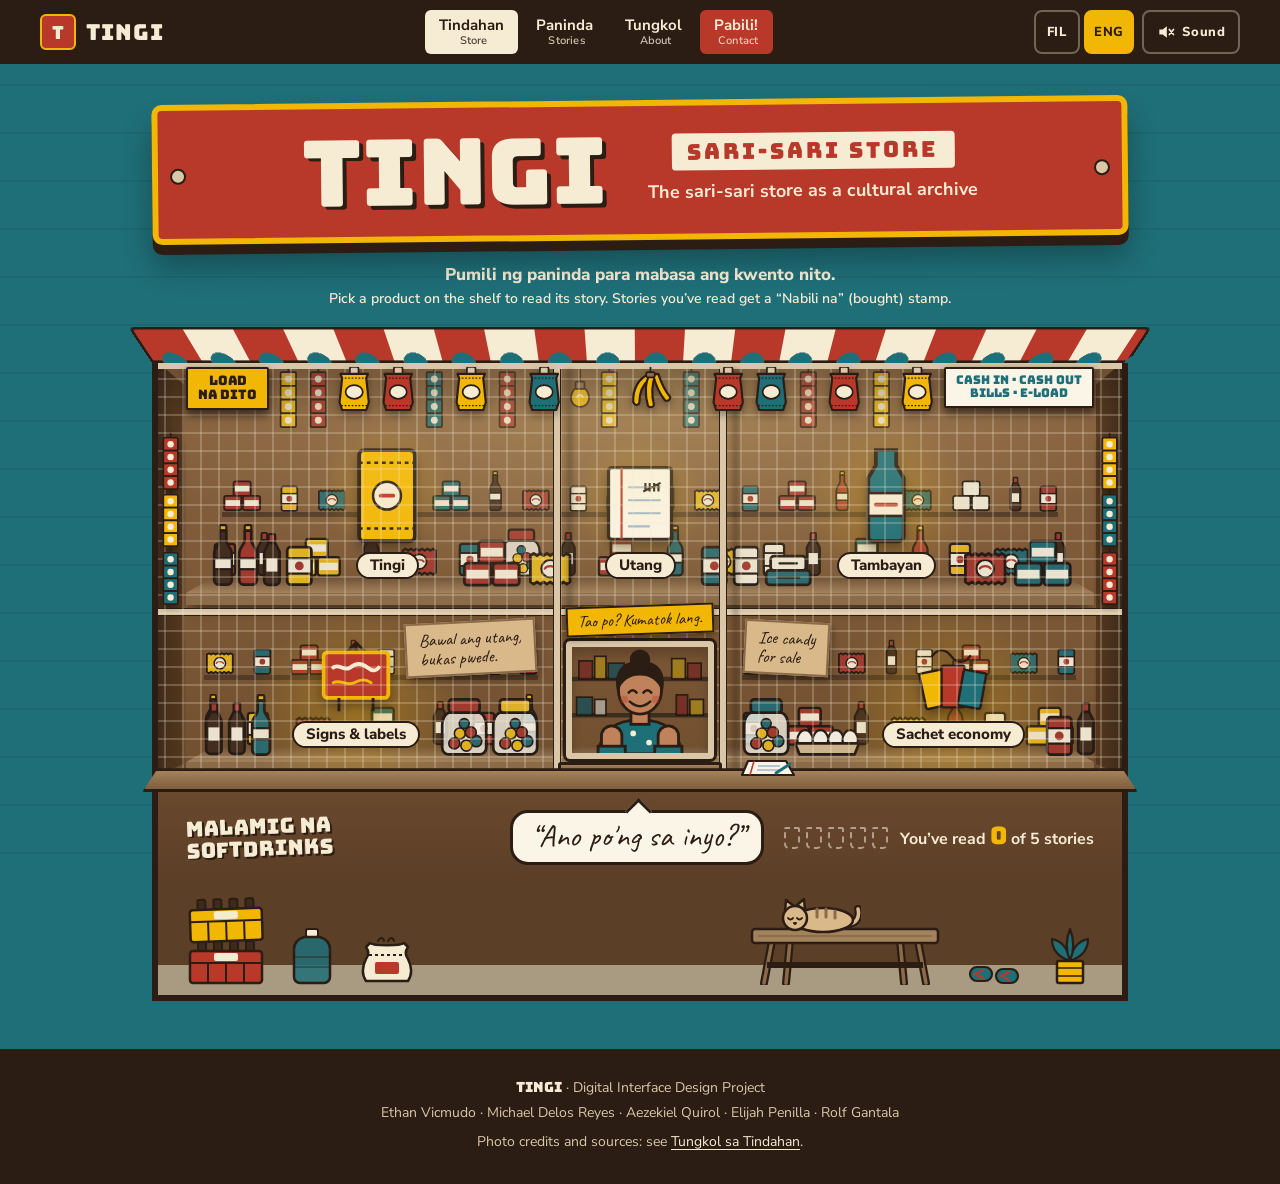
<file: index.html>
<!doctype html>
<html lang="en">
<head>
<meta charset="utf-8">
<meta name="viewport" content="width=device-width, initial-scale=1">
<title data-fil="Tingi — Ang Sari-Sari Store bilang Arkibo ng Kultura">Tingi — The Sari-Sari Store as a Cultural Archive</title>
<meta name="description" content="A website you enter like a sari-sari store. Every product on the shelf opens a story about Filipino community life." data-fil-content="Isang website na pinapasok na parang sari-sari store. Bawat paninda sa istante ay nagbubukas ng kwento tungkol sa buhay ng komunidad na Pilipino.">
<link rel="preconnect" href="https://fonts.googleapis.com">
<link rel="preconnect" href="https://fonts.gstatic.com" crossorigin>
<link href="https://fonts.googleapis.com/css2?family=Bungee&family=Caveat:wght@600;700&family=Nunito+Sans:wght@400;600;700;800&display=swap" rel="stylesheet">
<link rel="stylesheet" href="assets/css/style.css?v=202611223">
<script src="assets/js/site.js?v=202611223"></script>
<script>
  // First visit this session: keep the store shuttered until main.js lifts it.
  try {
    if (sessionStorage.getItem('tingi-opened') !== 'yes' && !matchMedia('(prefers-reduced-motion: reduce)').matches) {
      document.documentElement.classList.add('shutter-run');
    }
  } catch (error) { /* storage blocked: skip the shutter */ }
</script>
</head>
<body>
<a class="skip-link" href="#shelves"><span class="t-en">Skip to the shelves</span><span class="t-fil" lang="fil">Lumaktaw sa mga istante</span></a>

<!-- Drawings of the goods in the store. Each one is drawn once here and reused with <use>. -->
<svg class="sprite" width="0" height="0" aria-hidden="true" focusable="false">
  <symbol id="g-lata" viewBox="0 0 56 44">
    <g fill="currentColor" stroke="#2B1D14" stroke-width="2.5"><rect x="16" y="2" width="24" height="20" rx="3"/><rect x="3" y="22" width="24" height="20" rx="3"/><rect x="29" y="22" width="24" height="20" rx="3"/></g>
    <g fill="#F6EBD3"><rect x="18" y="8" width="20" height="8"/><rect x="5" y="28" width="20" height="8"/><rect x="31" y="28" width="20" height="8"/></g>
  </symbol>
  <symbol id="g-noodles" viewBox="0 0 44 34">
    <path d="M4 5l3-2 3 2 3-2 3 2 3-2 3 2 3-2 3 2 3-2 3 2 3-2 3 2v24l-3 2-3-2-3 2-3-2-3 2-3-2-3 2-3-2-3 2-3-2-3 2-3-2z" fill="currentColor" stroke="#2B1D14" stroke-width="2.5" stroke-linejoin="round"/>
    <circle cx="22" cy="17" r="8" fill="#F6EBD3" stroke="#2B1D14" stroke-width="2"/>
    <path d="M17 17c2-3 8-3 10 0" fill="none" stroke="#B8382A" stroke-width="2" stroke-linecap="round"/>
  </symbol>
  <symbol id="g-softdrink" viewBox="0 0 20 58">
    <rect x="7" y="2" width="6" height="5" rx="1" fill="#F2B705" stroke="#2B1D14" stroke-width="2"/>
    <path d="M7 7h6v9c0 4 5 6 5 12v24a4 4 0 0 1-4 4H6a4 4 0 0 1-4-4V28c0-6 5-8 5-12z" fill="currentColor" stroke="#2B1D14" stroke-width="2.5" stroke-linejoin="round"/>
    <rect x="2" y="32" width="16" height="10" fill="#F6EBD3" stroke="#2B1D14" stroke-width="2"/>
  </symbol>
  <symbol id="g-bote" viewBox="0 0 18 50">
    <rect x="6" y="2" width="6" height="8" rx="1" fill="#B8382A" stroke="#2B1D14" stroke-width="2"/>
    <path d="M6 10h6l4 8v26a4 4 0 0 1-4 4H6a4 4 0 0 1-4-4V18z" fill="currentColor" stroke="#2B1D14" stroke-width="2.5" stroke-linejoin="round"/>
    <rect x="4" y="24" width="10" height="12" fill="#F6EBD3"/>
  </symbol>
  <symbol id="g-garapon" viewBox="0 0 44 56">
    <path d="M8 16h28c4 2 6 6 6 12v20a6 6 0 0 1-6 6H8a6 6 0 0 1-6-6V28c0-6 2-10 6-12z" fill="#FBF5E8" fill-opacity=".8" stroke="#2B1D14" stroke-width="2.5" stroke-linejoin="round"/>
    <g stroke="#2B1D14" stroke-width="1.5"><circle cx="13" cy="44" r="5" fill="#B8382A"/><circle cx="24" cy="46" r="5" fill="#F2B705"/><circle cx="33" cy="42" r="5" fill="#1F6F78"/><circle cx="18" cy="35" r="5" fill="#F2B705"/><circle cx="28" cy="34" r="5" fill="#B8382A"/><circle cx="22" cy="26" r="4.5" fill="#1F6F78"/></g>
    <rect x="8" y="4" width="28" height="12" rx="3" fill="currentColor" stroke="#2B1D14" stroke-width="2.5"/>
  </symbol>
  <symbol id="g-itlog" viewBox="0 0 62 26">
    <g fill="#FBF5E8" stroke="#2B1D14" stroke-width="2"><ellipse cx="11" cy="11" rx="7" ry="9"/><ellipse cx="25" cy="11" rx="7" ry="9"/><ellipse cx="39" cy="11" rx="7" ry="9"/><ellipse cx="52" cy="11" rx="7" ry="9"/></g>
    <path d="M2 14h58l-4 10H6z" fill="#D9B98A" stroke="#2B1D14" stroke-width="2.5" stroke-linejoin="round"/>
  </symbol>
  <symbol id="g-sabon" viewBox="0 0 44 30">
    <rect x="6" y="2" width="32" height="13" rx="3" fill="#F6EBD3" stroke="#2B1D14" stroke-width="2.5"/>
    <rect x="2" y="15" width="40" height="13" rx="3" fill="currentColor" stroke="#2B1D14" stroke-width="2.5"/>
    <path d="M12 21.5h20M14 8.5h16" stroke="#2B1D14" stroke-width="2" stroke-linecap="round"/>
  </symbol>
  <symbol id="g-gatas" viewBox="0 0 26 38">
    <rect x="2" y="2" width="22" height="34" rx="3" fill="currentColor" stroke="#2B1D14" stroke-width="2.5"/>
    <rect x="2" y="12" width="22" height="14" fill="#F6EBD3" stroke="#2B1D14" stroke-width="2"/>
    <circle cx="13" cy="19" r="4" fill="#B8382A"/>
  </symbol>
  <symbol id="g-ribbon" viewBox="0 0 24 72">
    <path d="M12 0v6" stroke="#2B1D14" stroke-width="2"/>
    <g fill="currentColor" stroke="#2B1D14" stroke-width="2"><rect x="3" y="6" width="18" height="16" rx="1.5"/><rect x="3" y="22" width="18" height="16" rx="1.5"/><rect x="3" y="38" width="18" height="16" rx="1.5"/><rect x="3" y="54" width="18" height="16" rx="1.5"/></g>
    <g fill="#F6EBD3"><circle cx="12" cy="14" r="4"/><circle cx="12" cy="30" r="4"/><circle cx="12" cy="46" r="4"/><circle cx="12" cy="62" r="4"/></g>
  </symbol>
  <symbol id="g-chichirya" viewBox="0 0 40 52">
    <rect x="15" y="0" width="10" height="9" rx="2" fill="#D9C7A8" stroke="#2B1D14" stroke-width="2"/>
    <path d="M4 8h32l-2 5 3 28-3 9H6l-3-9 3-28z" fill="currentColor" stroke="#2B1D14" stroke-width="2.5" stroke-linejoin="round"/>
    <path d="M5 13h30M5 45h30" stroke="#2B1D14" stroke-width="1.5" stroke-dasharray="2 2"/>
    <ellipse cx="20" cy="29" rx="10" ry="8" fill="#F6EBD3" stroke="#2B1D14" stroke-width="2"/>
  </symbol>
  <symbol id="g-saging" viewBox="0 0 50 50">
    <path d="M25 0v10" stroke="#2B1D14" stroke-width="2"/>
    <g fill="#F2B705" stroke="#2B1D14" stroke-width="2.5" stroke-linejoin="round"><path d="M22 9c-10 4-18 16-17 32 2 4 5 4 7 1 0-12 4-22 12-28z"/><path d="M24 9c-5 8-6 22-2 36 3 3 6 2 7-1-3-12-2-24 1-33z"/><path d="M28 9c2 8 6 20 14 30 4 1 6-1 6-4-7-8-11-18-14-27z"/></g>
    <rect x="20" y="6" width="10" height="6" rx="2" fill="#8B6B4A" stroke="#2B1D14" stroke-width="2"/>
  </symbol>
  <symbol id="g-crate" viewBox="0 0 76 46">
    <g fill="#3E2A1A" stroke="#2B1D14" stroke-width="2"><rect x="10" y="2" width="8" height="12" rx="2"/><rect x="26" y="2" width="8" height="12" rx="2"/><rect x="42" y="2" width="8" height="12" rx="2"/><rect x="58" y="2" width="8" height="12" rx="2"/></g>
    <rect x="2" y="12" width="72" height="32" rx="3" fill="currentColor" stroke="#2B1D14" stroke-width="2.5"/>
    <path d="M2 24h72M20 24v20M38 24v20M56 24v20" stroke="#2B1D14" stroke-width="2"/>
    <rect x="26" y="14" width="24" height="8" rx="2" fill="#F6EBD3"/>
  </symbol>
  <symbol id="g-galon" viewBox="0 0 40 58">
    <rect x="14" y="2" width="12" height="8" rx="2" fill="#F6EBD3" stroke="#2B1D14" stroke-width="2"/>
    <path d="M12 10h16c6 2 10 6 10 12v28a6 6 0 0 1-6 6H8a6 6 0 0 1-6-6V22c0-6 4-10 10-12z" fill="currentColor" fill-opacity=".85" stroke="#2B1D14" stroke-width="2.5" stroke-linejoin="round"/>
    <path d="M2 30h36M2 40h36" stroke="#2B1D14" stroke-width="1.5" opacity=".5"/>
  </symbol>
  <symbol id="g-piso" viewBox="0 0 24 24">
    <circle cx="12" cy="12" r="10" fill="#D9C7A8" stroke="#2B1D14" stroke-width="2.5"/>
    <circle cx="12" cy="12" r="6.5" fill="none" stroke="#2B1D14" stroke-width="1.2"/>
    <path d="M10.5 9.5l2-1.5v8" fill="none" stroke="#2B1D14" stroke-width="2" stroke-linecap="round" stroke-linejoin="round"/>
  </symbol>
  <symbol id="g-kamay" viewBox="0 0 64 46">
    <path d="M16 0h32v10H16z" fill="#1F6F78" stroke="#2B1D14" stroke-width="2.5"/>
    <path d="M20 10h24v10c4 2 8 5 8 11v9a4 4 0 0 1-8 1 4 4 0 0 1-8 1 4 4 0 0 1-8 0 4 4 0 0 1-8-1v-6l-7-5a4 4 0 0 1 5-6l2 1z" fill="#C0825A" stroke="#2B1D14" stroke-width="2.5" stroke-linejoin="round"/>
  </symbol>
  <symbol id="g-bangko" viewBox="0 0 190 60">
    <path d="M22 16l-8 42M168 16l8 42M40 16l-4 42M150 16l4 42" stroke="#2B1D14" stroke-width="8" stroke-linecap="round"/>
    <path d="M22 16l-8 42M168 16l8 42M40 16l-4 42M150 16l4 42" stroke="#8B6B4A" stroke-width="3.5" stroke-linecap="round"/>
    <path d="M17 40h156" stroke="#2B1D14" stroke-width="6"/>
    <rect x="2" y="4" width="186" height="14" rx="3" fill="#A3825C" stroke="#2B1D14" stroke-width="2.5"/>
    <path d="M8 11h174" stroke="#2B1D14" stroke-width="1.2" opacity=".4"/>
  </symbol>
  <symbol id="g-tsinelas" viewBox="0 0 52 22">
    <g fill="currentColor" stroke="#2B1D14" stroke-width="2.2"><rect x="2" y="4" width="22" height="14" rx="7"/><rect x="28" y="6" width="22" height="14" rx="7"/></g>
    <path d="M7 11l8-4M7 11l8 4M33 13l8-4M33 13l8 4" fill="none" stroke="#B8382A" stroke-width="2.4" stroke-linecap="round"/>
  </symbol>
  <symbol id="g-sako" viewBox="0 0 54 50">
    <path d="M10 8c4 3 30 3 34 0l4 4c-3 4-3 8 0 12 4 8 4 16 0 22H6c-4-6-4-14 0-22 3-4 3-8 0-12z" fill="#F6EBD3" stroke="#2B1D14" stroke-width="2.5" stroke-linejoin="round"/>
    <path d="M9 20h36" stroke="#2B1D14" stroke-width="2" stroke-dasharray="3 3"/>
    <rect x="15" y="27" width="24" height="12" rx="2" fill="currentColor"/>
    <path d="M18 6c2-4 5-4 6 0M28 6c2-4 5-4 6 0" fill="none" stroke="#2B1D14" stroke-width="2" stroke-linecap="round"/>
  </symbol>
  <symbol id="g-halaman" viewBox="0 0 44 58">
    <g fill="#1F6F78" stroke="#2B1D14" stroke-width="2.2" stroke-linejoin="round"><path d="M22 34c-2-12-8-20-18-22 0 10 6 18 18 22z"/><path d="M22 34c2-12 8-20 18-22 0 10-6 18-18 22z"/><path d="M22 34c-4-10-4-22 0-32 4 10 4 22 0 32z"/></g>
    <rect x="9" y="34" width="26" height="22" rx="2" fill="currentColor" stroke="#2B1D14" stroke-width="2.5"/>
    <path d="M9 41h26M9 49h26" stroke="#2B1D14" stroke-width="1.5"/>
  </symbol>
  <symbol id="g-listahan" viewBox="0 0 56 20">
    <path d="M8 3h38l8 14H2z" fill="#FBF5E8" stroke="#2B1D14" stroke-width="2.2" stroke-linejoin="round"/>
    <path d="M14 3L10 17" stroke="#B8382A" stroke-width="1.5"/>
    <path d="M18 8h22M17 12h26" stroke="#9DB7C9" stroke-width="1.5"/>
    <path d="M36 15l14-9" stroke="#1F6F78" stroke-width="3" stroke-linecap="round"/>
  </symbol>
</svg>

<header class="site-nav">
  <a class="brand" href="index.html" aria-label="Tingi home" data-fil-aria-label="Tingi, balik sa tindahan">
    <span class="brand-mark" aria-hidden="true">T</span>
    <span class="brand-name">Tingi</span>
  </a>
  <nav aria-label="Main" data-fil-aria-label="Pangunahing menu">
    <ul lang="fil">
      <li><a href="index.html" aria-current="page">Tindahan<span class="gloss t-en" lang="en">Store</span></a></li>
      <li><a href="paninda.html">Paninda<span class="gloss t-en" lang="en">Stories</span></a></li>
      <li><a href="tungkol.html">Tungkol<span class="gloss t-en" lang="en">About</span></a></li>
      <li><a href="pabili.html" class="nav-pabili">Pabili!<span class="gloss t-en" lang="en">Contact</span></a></li>
    </ul>
  </nav>
</header>

<main>
  <section class="storefront" aria-labelledby="store-name">
    <div class="sign">
      <h1 class="sign-name" id="store-name">Tingi</h1>
      <div class="sign-side">
        <p class="sign-band" lang="fil">Sari-sari store</p>
        <p class="sign-sub"><span class="t-en">The sari-sari store as a cultural archive</span><span class="t-fil" lang="fil">Ang sari-sari store bilang arkibo ng kultura</span></p>
      </div>
    </div>

    <p class="shelf-hint">
      <span lang="fil">Pumili ng paninda para mabasa ang kwento nito.</span>
      <span class="shelf-hint-en">Pick a product on the shelf to read its story. Stories you’ve read get a “Nabili na” (bought) stamp.</span>
    </p>

    <div class="awning" aria-hidden="true"></div>

    <div class="window" id="shelves">
      <h2 class="visually-hidden"><span class="t-en">Shelves: pick a product to read its story</span><span class="t-fil" lang="fil">Mga istante: pumili ng paninda para mabasa ang kwento nito</span></h2>
      <div class="window-walls" aria-hidden="true"></div>
      <div class="window-light" aria-hidden="true"></div>

      <!-- Hanging goods and signs. Decorative: the five story products are on the shelves below. -->
      <div class="hangers" aria-hidden="true">
        <span class="hang hang--front tarp tarp--load" lang="fil">Load<br>na dito</span>
        <span class="hang"><svg class="g c-yellow" viewBox="0 0 24 72" width="24" height="72" style="--w:24" aria-hidden="true"><use href="#g-ribbon"/></svg></span>
        <span class="hang hide-s"><svg class="g c-red" viewBox="0 0 24 72" width="24" height="72" style="--w:24" aria-hidden="true"><use href="#g-ribbon"/></svg></span>
        <span class="hang hang--front hide-m"><svg class="g c-yellow" viewBox="0 0 40 52" width="40" height="52" style="--w:40" aria-hidden="true"><use href="#g-chichirya"/></svg></span>
        <span class="hang hang--front"><svg class="g c-red" viewBox="0 0 40 52" width="40" height="52" style="--w:40" aria-hidden="true"><use href="#g-chichirya"/></svg></span>
        <span class="hang"><svg class="g c-teal" viewBox="0 0 24 72" width="24" height="72" style="--w:24" aria-hidden="true"><use href="#g-ribbon"/></svg></span>
        <span class="hang hang--front hide-s"><svg class="g c-yellow" viewBox="0 0 40 52" width="40" height="52" style="--w:40" aria-hidden="true"><use href="#g-chichirya"/></svg></span>
        <span class="hang"><svg class="g c-red" viewBox="0 0 24 72" width="24" height="72" style="--w:24" aria-hidden="true"><use href="#g-ribbon"/></svg></span>
        <span class="hang hang--front hide-m"><svg class="g c-teal" viewBox="0 0 40 52" width="40" height="52" style="--w:40" aria-hidden="true"><use href="#g-chichirya"/></svg></span>
        <span class="hang bulb"><svg viewBox="0 0 22 46" width="22" height="46" aria-hidden="true"><path d="M11 0v18" stroke="#2B1D14" stroke-width="2"/><rect x="6" y="16" width="10" height="8" rx="1.5" fill="#8B6B4A" stroke="#2B1D14" stroke-width="2"/><path d="M5 24h12c3 4 4 7 4 10a10 10 0 0 1-20 0c0-3 1-6 4-10z" fill="#F2B705" stroke="#2B1D14" stroke-width="2"/><path d="M8 33c1-3 5-3 6 0" fill="none" stroke="#FBF5E8" stroke-width="2" stroke-linecap="round"/></svg></span>
        <span class="hang"><svg class="g c-yellow" viewBox="0 0 24 72" width="24" height="72" style="--w:24" aria-hidden="true"><use href="#g-ribbon"/></svg></span>
        <span class="hang hang--front"><svg class="g" viewBox="0 0 50 50" width="50" height="50" style="--w:50" aria-hidden="true"><use href="#g-saging"/></svg></span>
        <span class="hang hide-s"><svg class="g c-teal" viewBox="0 0 24 72" width="24" height="72" style="--w:24" aria-hidden="true"><use href="#g-ribbon"/></svg></span>
        <span class="hang hang--front hide-m"><svg class="g c-red" viewBox="0 0 40 52" width="40" height="52" style="--w:40" aria-hidden="true"><use href="#g-chichirya"/></svg></span>
        <span class="hang hang--front"><svg class="g c-teal" viewBox="0 0 40 52" width="40" height="52" style="--w:40" aria-hidden="true"><use href="#g-chichirya"/></svg></span>
        <span class="hang"><svg class="g c-red" viewBox="0 0 24 72" width="24" height="72" style="--w:24" aria-hidden="true"><use href="#g-ribbon"/></svg></span>
        <span class="hang hang--front hide-s"><svg class="g c-red" viewBox="0 0 40 52" width="40" height="52" style="--w:40" aria-hidden="true"><use href="#g-chichirya"/></svg></span>
        <span class="hang"><svg class="g c-yellow" viewBox="0 0 24 72" width="24" height="72" style="--w:24" aria-hidden="true"><use href="#g-ribbon"/></svg></span>
        <span class="hang hang--front hide-m"><svg class="g c-yellow" viewBox="0 0 40 52" width="40" height="52" style="--w:40" aria-hidden="true"><use href="#g-chichirya"/></svg></span>
        <span class="hang hang--front tarp tarp--yelo">Cash in · Cash out<br>Bills · E-load</span>
      </div>

      <div class="cardboard-sign cardboard-sign--left" aria-hidden="true" lang="fil">Bawal ang utang,<br>bukas pwede.</div>
      <div class="cardboard-sign" aria-hidden="true">Ice candy<br>for sale</div>

      <div class="shelf shelf--three">
        <div class="shelf-top" aria-hidden="true"><svg class="g c-red" viewBox="0 0 56 44" width="56" height="44" style="--w:56" aria-hidden="true"><use href="#g-lata"/></svg><svg class="g c-yellow" viewBox="0 0 26 38" width="26" height="38" style="--w:26" aria-hidden="true"><use href="#g-gatas"/></svg><svg class="g c-teal" viewBox="0 0 44 34" width="44" height="34" style="--w:44" aria-hidden="true"><use href="#g-noodles"/></svg><svg class="g c-dark" viewBox="0 0 18 50" width="18" height="50" style="--w:18" aria-hidden="true"><use href="#g-bote"/></svg><svg class="g c-red hide-s" viewBox="0 0 26 38" width="26" height="38" style="--w:26" aria-hidden="true"><use href="#g-gatas"/></svg><svg class="g c-teal" viewBox="0 0 56 44" width="56" height="44" style="--w:56" aria-hidden="true"><use href="#g-lata"/></svg><svg class="g c-dark hide-s" viewBox="0 0 20 58" width="20" height="58" style="--w:20" aria-hidden="true"><use href="#g-softdrink"/></svg><svg class="g c-red" viewBox="0 0 44 34" width="44" height="34" style="--w:44" aria-hidden="true"><use href="#g-noodles"/></svg><svg class="g c-cream" viewBox="0 0 26 38" width="26" height="38" style="--w:26" aria-hidden="true"><use href="#g-gatas"/></svg><svg class="g c-yellow hide-s" viewBox="0 0 56 44" width="56" height="44" style="--w:56" aria-hidden="true"><use href="#g-lata"/></svg><svg class="g c-dark" viewBox="0 0 18 50" width="18" height="50" style="--w:18" aria-hidden="true"><use href="#g-bote"/></svg><svg class="g c-yellow" viewBox="0 0 44 34" width="44" height="34" style="--w:44" aria-hidden="true"><use href="#g-noodles"/></svg><svg class="g c-teal hide-s" viewBox="0 0 26 38" width="26" height="38" style="--w:26" aria-hidden="true"><use href="#g-gatas"/></svg><svg class="g c-red" viewBox="0 0 56 44" width="56" height="44" style="--w:56" aria-hidden="true"><use href="#g-lata"/></svg><svg class="g c-red hide-s" viewBox="0 0 20 58" width="20" height="58" style="--w:20" aria-hidden="true"><use href="#g-softdrink"/></svg><svg class="g c-yellow" viewBox="0 0 26 38" width="26" height="38" style="--w:26" aria-hidden="true"><use href="#g-gatas"/></svg><svg class="g c-teal hide-s" viewBox="0 0 44 34" width="44" height="34" style="--w:44" aria-hidden="true"><use href="#g-noodles"/></svg><svg class="g c-cream" viewBox="0 0 56 44" width="56" height="44" style="--w:56" aria-hidden="true"><use href="#g-lata"/></svg><svg class="g c-dark" viewBox="0 0 18 50" width="18" height="50" style="--w:18" aria-hidden="true"><use href="#g-bote"/></svg><svg class="g c-red" viewBox="0 0 26 38" width="26" height="38" style="--w:26" aria-hidden="true"><use href="#g-gatas"/></svg></div>
        <div class="shelf-back" aria-hidden="true"><svg class="g c-red" viewBox="0 0 26 38" width="26" height="38" style="--w:26" aria-hidden="true"><use href="#g-gatas"/></svg><svg class="g c-dark" viewBox="0 0 18 50" width="18" height="50" style="--w:18" aria-hidden="true"><use href="#g-bote"/></svg><svg class="g c-yellow" viewBox="0 0 56 44" width="56" height="44" style="--w:56" aria-hidden="true"><use href="#g-lata"/></svg><svg class="g c-dark" viewBox="0 0 20 58" width="20" height="58" style="--w:20" aria-hidden="true"><use href="#g-softdrink"/></svg><svg class="g c-red" viewBox="0 0 44 34" width="44" height="34" style="--w:44" aria-hidden="true"><use href="#g-noodles"/></svg><svg class="g c-teal" viewBox="0 0 26 38" width="26" height="38" style="--w:26" aria-hidden="true"><use href="#g-gatas"/></svg><svg class="g c-red hide-s" viewBox="0 0 44 56" width="44" height="56" style="--w:44" aria-hidden="true"><use href="#g-garapon"/></svg><svg class="g c-dark hide-s" viewBox="0 0 18 50" width="18" height="50" style="--w:18" aria-hidden="true"><use href="#g-bote"/></svg><svg class="g c-red" viewBox="0 0 56 44" width="56" height="44" style="--w:56" aria-hidden="true"><use href="#g-lata"/></svg><svg class="g c-teal hide-s" viewBox="0 0 20 58" width="20" height="58" style="--w:20" aria-hidden="true"><use href="#g-softdrink"/></svg><svg class="g c-yellow" viewBox="0 0 44 34" width="44" height="34" style="--w:44" aria-hidden="true"><use href="#g-noodles"/></svg><svg class="g c-cream" viewBox="0 0 26 38" width="26" height="38" style="--w:26" aria-hidden="true"><use href="#g-gatas"/></svg><svg class="g c-dark" viewBox="0 0 18 50" width="18" height="50" style="--w:18" aria-hidden="true"><use href="#g-bote"/></svg><svg class="g c-teal hide-s" viewBox="0 0 56 44" width="56" height="44" style="--w:56" aria-hidden="true"><use href="#g-lata"/></svg><svg class="g c-red" viewBox="0 0 20 58" width="20" height="58" style="--w:20" aria-hidden="true"><use href="#g-softdrink"/></svg><svg class="g c-yellow hide-s" viewBox="0 0 26 38" width="26" height="38" style="--w:26" aria-hidden="true"><use href="#g-gatas"/></svg><svg class="g c-teal" viewBox="0 0 44 34" width="44" height="34" style="--w:44" aria-hidden="true"><use href="#g-noodles"/></svg><svg class="g c-dark" viewBox="0 0 18 50" width="18" height="50" style="--w:18" aria-hidden="true"><use href="#g-bote"/></svg></div>
        <div class="shelf-side">
          <span class="stock" aria-hidden="true"><svg class="g c-dark" viewBox="0 0 20 58" width="20" height="58" style="--w:20" aria-hidden="true"><use href="#g-softdrink"/></svg><svg class="g c-red" viewBox="0 0 20 58" width="20" height="58" style="--w:20" aria-hidden="true"><use href="#g-softdrink"/></svg><svg class="g c-dark" viewBox="0 0 18 50" width="18" height="50" style="--w:18" aria-hidden="true"><use href="#g-bote"/></svg><svg class="g c-yellow filler--wide" viewBox="0 0 26 38" width="26" height="38" style="--w:26" aria-hidden="true"><use href="#g-gatas"/></svg></span>
          <button class="product" data-story="tingi" aria-haspopup="dialog">
            <svg viewBox="0 0 60 80" aria-hidden="true"><rect x="8" y="4" width="44" height="72" rx="4" fill="#F2B705" stroke="#2B1D14" stroke-width="3"/><path d="M8 14h44M8 66h44" stroke="#2B1D14" stroke-width="2" stroke-dasharray="3 3"/><circle cx="30" cy="40" r="11" fill="#F6EBD3" stroke="#2B1D14" stroke-width="2"/><path d="M25 40h10" stroke="#B8382A" stroke-width="3" stroke-linecap="round"/></svg>
            <span class="tag">Tingi</span>
            <span class="stamp" aria-hidden="true">Nabili na</span>
            <span class="visually-hidden read-label"></span>
          </button>
          <span class="stock stock--wide" aria-hidden="true"><svg class="g c-red" viewBox="0 0 56 44" width="56" height="44" style="--w:56" aria-hidden="true"><use href="#g-lata"/></svg><svg class="g c-yellow filler--wide" viewBox="0 0 44 34" width="44" height="34" style="--w:44" aria-hidden="true"><use href="#g-noodles"/></svg></span>
        </div>
        <button class="product" data-story="utang" aria-haspopup="dialog">
          <svg viewBox="0 0 70 80" aria-hidden="true"><rect x="6" y="8" width="58" height="66" rx="3" fill="#FBF5E8" stroke="#2B1D14" stroke-width="3"/><path d="M18 8v66" stroke="#B8382A" stroke-width="2"/><path d="M24 26h30M24 38h30M24 50h30M24 62h20" stroke="#9DB7C9" stroke-width="2"/><path d="M40 22v8M44 22v8M48 22v8M52 22v8M38 30l16-8" stroke="#2B1D14" stroke-width="2"/></svg>
          <span class="tag">Utang</span>
          <span class="stamp" aria-hidden="true">Nabili na</span>
          <span class="visually-hidden read-label"></span>
        </button>
        <div class="shelf-side">
          <span class="stock stock--wide" aria-hidden="true"><svg class="g c-teal" viewBox="0 0 26 38" width="26" height="38" style="--w:26" aria-hidden="true"><use href="#g-gatas"/></svg><svg class="g c-cream" viewBox="0 0 26 38" width="26" height="38" style="--w:26" aria-hidden="true"><use href="#g-gatas"/></svg><svg class="g c-teal filler--wide" viewBox="0 0 44 30" width="44" height="30" style="--w:44" aria-hidden="true"><use href="#g-sabon"/></svg></span>
          <button class="product" data-story="tambayan" aria-haspopup="dialog">
            <svg viewBox="0 0 60 80" aria-hidden="true"><path d="M22 4h16v12l6 10v46a4 4 0 0 1-4 4H20a4 4 0 0 1-4-4V26l6-10z" fill="#1F6F78" stroke="#2B1D14" stroke-width="3"/><rect x="16" y="38" width="28" height="18" fill="#F6EBD3" stroke="#2B1D14" stroke-width="2"/><path d="M22 47h16" stroke="#B8382A" stroke-width="3" stroke-linecap="round"/></svg>
            <span class="tag">Tambayan</span>
            <span class="stamp" aria-hidden="true">Nabili na</span>
            <span class="visually-hidden read-label"></span>
          </button>
          <span class="stock" aria-hidden="true"><svg class="g c-red" viewBox="0 0 44 34" width="44" height="34" style="--w:44" aria-hidden="true"><use href="#g-noodles"/></svg><svg class="g c-teal filler--wide" viewBox="0 0 56 44" width="56" height="44" style="--w:56" aria-hidden="true"><use href="#g-lata"/></svg></span>
        </div>
      </div>

      <div class="shelf shelf--hatch">
        <div class="shelf-side">
          <div class="shelf-top" aria-hidden="true"><svg class="g c-yellow" viewBox="0 0 44 34" width="44" height="34" style="--w:44" aria-hidden="true"><use href="#g-noodles"/></svg><svg class="g c-teal" viewBox="0 0 26 38" width="26" height="38" style="--w:26" aria-hidden="true"><use href="#g-gatas"/></svg><svg class="g c-red hide-s" viewBox="0 0 56 44" width="56" height="44" style="--w:56" aria-hidden="true"><use href="#g-lata"/></svg><svg class="g c-dark" viewBox="0 0 18 50" width="18" height="50" style="--w:18" aria-hidden="true"><use href="#g-bote"/></svg><svg class="g c-cream hide-s" viewBox="0 0 26 38" width="26" height="38" style="--w:26" aria-hidden="true"><use href="#g-gatas"/></svg><svg class="g c-red" viewBox="0 0 44 34" width="44" height="34" style="--w:44" aria-hidden="true"><use href="#g-noodles"/></svg><svg class="g c-yellow hide-s" viewBox="0 0 56 44" width="56" height="44" style="--w:56" aria-hidden="true"><use href="#g-lata"/></svg><svg class="g c-red" viewBox="0 0 26 38" width="26" height="38" style="--w:26" aria-hidden="true"><use href="#g-gatas"/></svg></div>
          <div class="shelf-back" aria-hidden="true"><svg class="g c-dark" viewBox="0 0 20 58" width="20" height="58" style="--w:20" aria-hidden="true"><use href="#g-softdrink"/></svg><svg class="g c-yellow" viewBox="0 0 26 38" width="26" height="38" style="--w:26" aria-hidden="true"><use href="#g-gatas"/></svg><svg class="g c-red hide-s" viewBox="0 0 44 34" width="44" height="34" style="--w:44" aria-hidden="true"><use href="#g-noodles"/></svg><svg class="g c-teal" viewBox="0 0 56 44" width="56" height="44" style="--w:56" aria-hidden="true"><use href="#g-lata"/></svg><svg class="g c-dark hide-s" viewBox="0 0 18 50" width="18" height="50" style="--w:18" aria-hidden="true"><use href="#g-bote"/></svg><svg class="g c-red" viewBox="0 0 26 38" width="26" height="38" style="--w:26" aria-hidden="true"><use href="#g-gatas"/></svg><svg class="g c-teal hide-s" viewBox="0 0 20 58" width="20" height="58" style="--w:20" aria-hidden="true"><use href="#g-softdrink"/></svg></div>
        <span class="stock stock--wide" aria-hidden="true"><svg class="g c-dark" viewBox="0 0 18 50" width="18" height="50" style="--w:18" aria-hidden="true"><use href="#g-bote"/></svg><svg class="g c-dark" viewBox="0 0 18 50" width="18" height="50" style="--w:18" aria-hidden="true"><use href="#g-bote"/></svg><svg class="g c-teal filler--wide" viewBox="0 0 20 58" width="20" height="58" style="--w:20" aria-hidden="true"><use href="#g-softdrink"/></svg></span>
        <button class="product" data-story="signs" aria-haspopup="dialog">
          <svg viewBox="0 0 80 80" aria-hidden="true"><path d="M40 4v10M30 14l10-10 10 10" fill="none" stroke="#2B1D14" stroke-width="3" stroke-linecap="round" stroke-linejoin="round"/><rect x="6" y="14" width="68" height="48" rx="4" fill="#B8382A" stroke="#F2B705" stroke-width="4"/><path d="M16 30c6-5 12 5 18 0s12-5 18 0 10 3 12 0" fill="none" stroke="#F6EBD3" stroke-width="4" stroke-linecap="round"/><path d="M16 46c8-4 14 4 22 0s12-4 18 0" fill="none" stroke="#F2B705" stroke-width="3" stroke-linecap="round"/><path d="M22 62v14M58 62v14" stroke="#2B1D14" stroke-width="3"/></svg>
          <span class="tag"><span class="t-en">Signs &amp; labels</span><span class="t-fil" lang="fil">Mga karatula</span></span>
          <span class="stamp" aria-hidden="true">Nabili na</span>
          <span class="visually-hidden read-label"></span>
        </button>
        <span class="stock" aria-hidden="true"><svg class="g c-red" viewBox="0 0 44 56" width="44" height="56" style="--w:44" aria-hidden="true"><use href="#g-garapon"/></svg><svg class="g c-yellow filler--wide" viewBox="0 0 44 56" width="44" height="56" style="--w:44" aria-hidden="true"><use href="#g-garapon"/></svg></span>
        </div>

        <!-- The pass-through window: payment goes in, the product comes out (animated by main.js). -->
        <div class="hatch" aria-hidden="true">
          <span class="hatch-note" lang="fil">Tao po? Kumatok lang.</span>
          <div class="hatch-hole">
            <div class="hatch-inside">
              <svg class="hatch-tindera" viewBox="0 0 120 96" width="120" height="96" aria-hidden="true">
                <g class="tindera-back"><path d="M-20 30h160M-20 62h160" stroke="#5A3D25" stroke-width="4"/>
                <g stroke="#2B1D14" stroke-width="1.5" opacity=".85"><rect x="6" y="14" width="12" height="16" fill="#B8382A"/><rect x="20" y="10" width="10" height="20" fill="#F2B705"/><rect x="32" y="16" width="14" height="14" fill="#1F6F78"/><rect x="88" y="12" width="12" height="18" fill="#F2B705"/><rect x="102" y="16" width="12" height="14" fill="#B8382A"/><rect x="4" y="46" width="14" height="16" fill="#1F6F78"/><rect x="20" y="48" width="10" height="14" fill="#F6EBD3"/><rect x="92" y="44" width="10" height="18" fill="#B8382A"/><rect x="104" y="48" width="12" height="14" fill="#F2B705"/></g></g>
                <path d="M24 96c0-20 14-30 36-30s36 10 36 30z" fill="#1F6F78" stroke="#2B1D14" stroke-width="2.5" stroke-linejoin="round"/>
                <g fill="#F6EBD3"><circle cx="40" cy="84" r="2.5"/><circle cx="54" cy="78" r="2.5"/><circle cx="68" cy="86" r="2.5"/><circle cx="80" cy="79" r="2.5"/></g>
                <rect x="52" y="54" width="16" height="16" fill="#C0825A" stroke="#2B1D14" stroke-width="2.5"/>
                <circle cx="60" cy="13" r="9" fill="#2B1D14"/>
                <ellipse cx="60" cy="40" rx="19" ry="21" fill="#C0825A" stroke="#2B1D14" stroke-width="2.5"/>
                <path d="M40 42c-5-22 8-28 20-28s25 6 20 28c-4-10-10-15-20-15s-16 5-20 15z" fill="#2B1D14"/>
                <path d="M50 42q3.500-4 7 0M63 42q3.500-4 7 0M51 50q9 8 18 0" fill="none" stroke="#2B1D14" stroke-width="2.2" stroke-linecap="round"/>
                <g fill="#B8382A" opacity=".35"><circle cx="46" cy="48" r="3.500"/><circle cx="74" cy="48" r="3.500"/></g>
              </svg>
              <svg class="hatch-hand" viewBox="0 0 120 34" width="120" height="34" aria-hidden="true">
                <g fill="#C0825A" stroke="#2B1D14" stroke-width="2.5"><rect x="26" y="6" width="18" height="30" rx="9"/><rect x="76" y="6" width="18" height="30" rx="9"/></g>
                <g fill="#1F6F78" stroke="#2B1D14" stroke-width="2.5"><rect x="23" y="24" width="24" height="12"/><rect x="73" y="24" width="24" height="12"/></g>
              </svg>
            </div>
            <span class="hatch-item"></span>
          </div>
          <span class="hatch-tray"></span>
          <svg class="g hatch-coin" viewBox="0 0 24 24" width="24" height="24" style="--w:24" aria-hidden="true"><use href="#g-piso"/></svg>
        </div>

        <div class="shelf-side">
          <div class="shelf-top" aria-hidden="true"><svg class="g c-yellow" viewBox="0 0 26 38" width="26" height="38" style="--w:26" aria-hidden="true"><use href="#g-gatas"/></svg><svg class="g c-teal hide-s" viewBox="0 0 56 44" width="56" height="44" style="--w:56" aria-hidden="true"><use href="#g-lata"/></svg><svg class="g c-red" viewBox="0 0 44 34" width="44" height="34" style="--w:44" aria-hidden="true"><use href="#g-noodles"/></svg><svg class="g c-dark hide-s" viewBox="0 0 18 50" width="18" height="50" style="--w:18" aria-hidden="true"><use href="#g-bote"/></svg><svg class="g c-cream" viewBox="0 0 26 38" width="26" height="38" style="--w:26" aria-hidden="true"><use href="#g-gatas"/></svg><svg class="g c-red" viewBox="0 0 56 44" width="56" height="44" style="--w:56" aria-hidden="true"><use href="#g-lata"/></svg><svg class="g c-teal hide-s" viewBox="0 0 44 34" width="44" height="34" style="--w:44" aria-hidden="true"><use href="#g-noodles"/></svg><svg class="g c-teal" viewBox="0 0 26 38" width="26" height="38" style="--w:26" aria-hidden="true"><use href="#g-gatas"/></svg></div>
          <div class="shelf-back" aria-hidden="true"><svg class="g c-teal" viewBox="0 0 26 38" width="26" height="38" style="--w:26" aria-hidden="true"><use href="#g-gatas"/></svg><svg class="g c-red" viewBox="0 0 56 44" width="56" height="44" style="--w:56" aria-hidden="true"><use href="#g-lata"/></svg><svg class="g c-dark hide-s" viewBox="0 0 18 50" width="18" height="50" style="--w:18" aria-hidden="true"><use href="#g-bote"/></svg><svg class="g c-yellow" viewBox="0 0 44 34" width="44" height="34" style="--w:44" aria-hidden="true"><use href="#g-noodles"/></svg><svg class="g c-red hide-s" viewBox="0 0 20 58" width="20" height="58" style="--w:20" aria-hidden="true"><use href="#g-softdrink"/></svg><svg class="g c-cream" viewBox="0 0 26 38" width="26" height="38" style="--w:26" aria-hidden="true"><use href="#g-gatas"/></svg><svg class="g c-yellow hide-s" viewBox="0 0 56 44" width="56" height="44" style="--w:56" aria-hidden="true"><use href="#g-lata"/></svg></div>
        <span class="stock" aria-hidden="true"><svg class="g c-teal" viewBox="0 0 44 56" width="44" height="56" style="--w:44" aria-hidden="true"><use href="#g-garapon"/></svg><svg class="g filler--wide" viewBox="0 0 62 26" width="62" height="26" style="--w:62" aria-hidden="true"><use href="#g-itlog"/></svg></span>
        <button class="product" data-story="sachet" aria-haspopup="dialog">
          <svg viewBox="0 0 80 80" aria-hidden="true"><g stroke="#2B1D14" stroke-width="2.5"><rect x="8" y="34" width="24" height="38" rx="2" fill="#F2B705" transform="rotate(-12 20 53)"/><rect x="28" y="28" width="24" height="44" rx="2" fill="#B8382A"/><rect x="48" y="34" width="24" height="38" rx="2" fill="#1F6F78" transform="rotate(10 60 53)"/></g><path d="M18 18c6-8 14-8 20 0s14 8 20 0" fill="none" stroke="#2B1D14" stroke-width="2.5" stroke-linecap="round"/></svg>
          <span class="tag"><span class="t-en">Sachet economy</span><span class="t-fil" lang="fil">Ekonomiyang sachet</span></span>
          <span class="stamp" aria-hidden="true">Nabili na</span>
          <span class="visually-hidden read-label"></span>
        </button>
        <span class="stock stock--wide" aria-hidden="true"><svg class="g c-red" viewBox="0 0 26 38" width="26" height="38" style="--w:26" aria-hidden="true"><use href="#g-gatas"/></svg><svg class="g c-dark" viewBox="0 0 18 50" width="18" height="50" style="--w:18" aria-hidden="true"><use href="#g-bote"/></svg></span>
        </div>
      </div>

      <div class="side-strip side-strip--left" aria-hidden="true"><svg class="g c-red" viewBox="0 0 24 72" width="24" height="72" style="--w:24" aria-hidden="true"><use href="#g-ribbon"/></svg><svg class="g c-yellow" viewBox="0 0 24 72" width="24" height="72" style="--w:24" aria-hidden="true"><use href="#g-ribbon"/></svg><svg class="g c-teal" viewBox="0 0 24 72" width="24" height="72" style="--w:24" aria-hidden="true"><use href="#g-ribbon"/></svg></div>
      <div class="side-strip side-strip--right" aria-hidden="true"><svg class="g c-yellow" viewBox="0 0 24 72" width="24" height="72" style="--w:24" aria-hidden="true"><use href="#g-ribbon"/></svg><svg class="g c-teal" viewBox="0 0 24 72" width="24" height="72" style="--w:24" aria-hidden="true"><use href="#g-ribbon"/></svg><svg class="g c-red" viewBox="0 0 24 72" width="24" height="72" style="--w:24" aria-hidden="true"><use href="#g-ribbon"/></svg></div>
      <div class="rehas" aria-hidden="true"></div>

      <!-- Roll-up shutter: only shown (and lifted) by main.js on the first visit -->
      <div class="shutter" aria-hidden="true">
        <span class="shutter-note" lang="fil">Sandali lang,<br>magbubukas na!</span>
        <span class="shutter-handle"></span>
      </div>
    </div>

    <!-- The ledge and the painted wall under the window -->
    <div class="counter">
      <svg class="g ledge-listahan" viewBox="0 0 56 20" width="56" height="20" style="--w:56" aria-hidden="true"><use href="#g-listahan"/></svg>
      <p class="wall-ad" aria-hidden="true" lang="fil">Malamig na<br>softdrinks</p>
      <p class="greeting" id="greeting" lang="fil">“Ano po'ng sa inyo?”</p>
      <div class="progress" id="progress" aria-live="polite">
        <span class="tokens" aria-hidden="true"><i data-story="tingi"></i><i data-story="utang"></i><i data-story="tambayan"></i><i data-story="signs"></i><i data-story="sachet"></i></span>
        <p><span class="t-en">You’ve read</span><span class="t-fil" lang="fil">Nabasa mo:</span> <strong id="read-count">0</strong> <span class="t-en">of 5 stories</span><span class="t-fil" lang="fil">sa 5 kwento</span></p>
      </div>
    </div>

    <!-- Street level in front of the store -->
    <div class="street" aria-hidden="true">
      <span class="street-crates"><svg class="g c-red" viewBox="0 0 76 46" width="76" height="46" style="--w:76" aria-hidden="true"><use href="#g-crate"/></svg><svg class="g c-yellow" viewBox="0 0 76 46" width="76" height="46" style="--w:76" aria-hidden="true"><use href="#g-crate"/></svg></span>
      <svg class="g c-teal street-galon" viewBox="0 0 40 58" width="40" height="58" style="--w:40" aria-hidden="true"><use href="#g-galon"/></svg>
      <svg class="g c-red street-sako" viewBox="0 0 54 50" width="54" height="50" style="--w:54" aria-hidden="true"><use href="#g-sako"/></svg>
      <span class="street-bench">
        <svg class="pusa" viewBox="0 0 84 42" width="84" height="42" aria-hidden="true">
          <g class="pusa-tail"><path d="M70 32c9 0 13-6 11-15" fill="none" stroke="#2B1D14" stroke-width="8" stroke-linecap="round"/><path d="M70 32c9 0 13-6 11-15" fill="none" stroke="#D9B98A" stroke-width="3.5" stroke-linecap="round"/></g>
          <ellipse cx="46" cy="28" rx="30" ry="12" fill="#D9B98A" stroke="#2B1D14" stroke-width="2.5"/>
          <path d="M40 17v8M49 17v8M58 19v7" stroke="#8B6B4A" stroke-width="3" stroke-linecap="round"/>
          <path d="M8 19l1-11 8 6zM20 13l7-6 1 11z" fill="#D9B98A" stroke="#2B1D14" stroke-width="2.5" stroke-linejoin="round"/>
          <circle cx="18" cy="26" r="12" fill="#D9B98A" stroke="#2B1D14" stroke-width="2.5"/>
          <path d="M11 26c1.500 2 3.500 2 5 0M20 26c1.500 2 3.500 2 5 0M17 31l1 1 1-1" fill="none" stroke="#2B1D14" stroke-width="2" stroke-linecap="round" stroke-linejoin="round"/>
        </svg>
        <svg class="g" viewBox="0 0 190 60" width="190" height="60" style="--w:190" aria-hidden="true"><use href="#g-bangko"/></svg>
      </span>
      <svg class="g c-teal street-tsinelas" viewBox="0 0 52 22" width="52" height="22" style="--w:52" aria-hidden="true"><use href="#g-tsinelas"/></svg>
      <svg class="g c-yellow street-halaman" viewBox="0 0 44 58" width="44" height="58" style="--w:44" aria-hidden="true"><use href="#g-halaman"/></svg>
    </div>
  </section>

  <section class="finale" id="finale" aria-labelledby="finale-title" hidden>
    <div class="receipt finale-receipt">
      <p class="slip-store">Tingi Sari-Sari Store</p>
      <h2 class="receipt-title" id="finale-title" lang="fil">Resibo<span class="gloss gloss--block t-en" lang="en">Your receipt</span></h2>
      <p><span class="t-en">You bought all five stories. This is what you take home.</span><span class="t-fil" lang="fil">Nabili mo ang limang kwento. Ito ang iuuwi mo.</span></p>
      <ol class="finale-lines">
        <li class="finale-line"><span class="finale-item"><span class="t-en">Tingi</span><span class="t-fil" lang="fil">Tingi</span></span><span class="finale-take"><span class="t-en">Buying small to get through the day.</span><span class="t-fil" lang="fil">Pagbili nang paunti-unti para mairaos ang araw.</span></span></li>
        <li class="finale-line"><span class="finale-item"><span class="t-en">Utang</span><span class="t-fil" lang="fil">Utang</span></span><span class="finale-take"><span class="t-en">Credit kept by trust, written by hand.</span><span class="t-fil" lang="fil">Pautang na iniingatan ng tiwala, isinulat sa kamay.</span></span></li>
        <li class="finale-line"><span class="finale-item"><span class="t-en">Tambayan</span><span class="t-fil" lang="fil">Tambayan</span></span><span class="finale-take"><span class="t-en">The bench where the neighborhood talks.</span><span class="t-fil" lang="fil">Ang bangko kung saan nag-uusap ang kapitbahayan.</span></span></li>
        <li class="finale-line"><span class="finale-item"><span class="t-en">Signs &amp; labels</span><span class="t-fil" lang="fil">Mga karatula</span></span><span class="finale-take"><span class="t-en">Everyday design, painted by hand.</span><span class="t-fil" lang="fil">Pang-araw-araw na disenyo, pininta sa kamay.</span></span></li>
        <li class="finale-line finale-line--critique"><span class="finale-item"><span class="t-en">Sachet economy</span><span class="t-fil" lang="fil">Ekonomiyang sachet</span></span><span class="finale-take"><span class="t-en">Cheap today, plastic for years. Who profits?</span><span class="t-fil" lang="fil">Mura ngayon, plastik nang matagal. Sino ang kumikita?</span></span></li>
      </ol>
      <dl class="receipt-lines">
        <div><dt><span class="t-en">Total</span><span class="t-fil" lang="fil">Kabuuan</span></dt><dd><span class="t-en">5 stories</span><span class="t-fil" lang="fil">5 kwento</span></dd></div>
        <div><dt><span class="t-en">Paid with</span><span class="t-fil" lang="fil">Ibinayad</span></dt><dd><span class="t-en">trust (tiwala)</span><span class="t-fil" lang="fil">tiwala</span></dd></div>
      </dl>
      <p class="handnote" lang="fil">Kumpleto! Balik ka ulit, ha!</p>
      <p class="finale-next">
        <a class="story-step story-step--next" href="paninda.html#ilista"><span class="t-en">Add your own memory</span><span class="t-fil" lang="fil">Ilista ang alaala mo</span></a>
        <a class="story-step" href="pabili.html"><span class="t-en">Write to us</span><span class="t-fil" lang="fil">Sumulat sa amin</span></a>
      </p>
    </div>
  </section>
</main>

<footer class="site-footer">
  <p><strong>Tingi</strong> · Digital Interface Design Project</p>
  <p>Ethan Vicmudo · Michael Delos Reyes · Aezekiel Quirol · Elijah Penilla · Rolf Gantala</p>
  <p class="footer-note"><span class="t-en">Photo credits and sources: see</span><span class="t-fil" lang="fil">Mga credit ng litrato at pinagkunan: tingnan ang</span> <a href="tungkol.html#credits">Tungkol sa Tindahan</a>.</p>
</footer>

<dialog class="story" id="story" aria-labelledby="story-title">
  <div class="story-page">
    <div class="story-head">
      <div class="story-art" id="story-art" aria-hidden="true"></div>
      <div>
        <h2 class="story-title" id="story-title"></h2>
        <p class="story-critique" id="story-critique" hidden><span class="t-en">Critique</span><span class="t-fil" lang="fil">Kritika</span></p>
      </div>
    </div>
    <div class="story-preview">
      <img class="story-photo" id="story-photo" src="assets/img/fieldwork/story-tingi.jpg" alt="" width="1200" height="900" loading="lazy" decoding="async">
      <div class="story-text">
        <p class="story-lead" id="story-lead"></p>
        <p class="story-body" id="story-body"></p>
      </div>
    </div>
    <p class="story-more"><a class="story-read" id="story-link" href="paninda.html"><span class="t-en">Read the full story</span><span class="t-fil" lang="fil">Basahin ang buong kwento</span></a></p>
  </div>
  <nav class="story-nav" aria-label="Other stories" data-fil-aria-label="Iba pang kwento">
    <button type="button" class="story-step" id="story-prev"></button>
    <button type="button" class="story-step story-step--next" id="story-next"></button>
  </nav>
  <form method="dialog" class="story-close-form">
    <button class="story-close" aria-label="Close story" data-fil-aria-label="Isara ang kwento">
      <svg viewBox="0 0 24 24" aria-hidden="true"><path d="M6 6l12 12M18 6L6 18" stroke="currentColor" stroke-width="2.5" stroke-linecap="round"/></svg>
    </button>
  </form>
</dialog>

<script src="assets/js/main.js?v=202611223"></script>
</body>
</html>
</file>
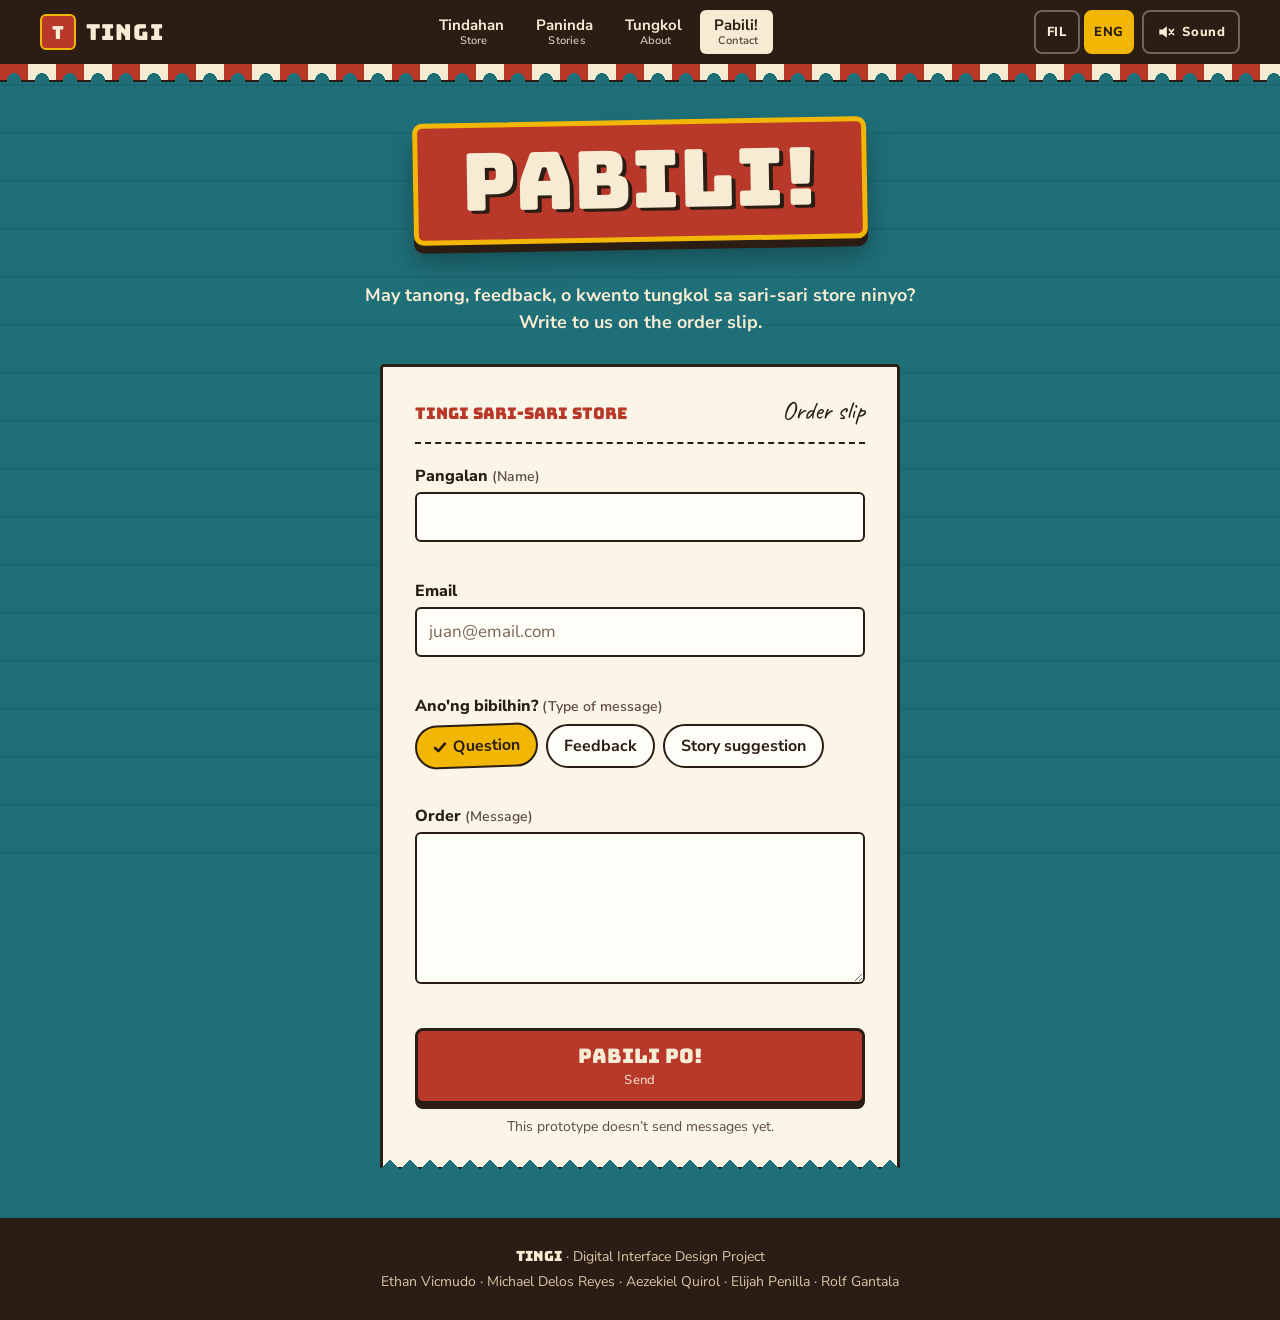
<file: pabili.html>
<!doctype html>
<html lang="en">
<head>
<meta charset="utf-8">
<meta name="viewport" content="width=device-width, initial-scale=1">
<title data-fil="Pabili! — Tingi">Pabili! — Tingi</title>
<meta name="description" content="Send us a question, feedback, or a story suggestion using our sari-sari store order slip." data-fil-content="Magpadala sa amin ng tanong, puna, o mungkahing kwento gamit ang order slip ng aming sari-sari store.">
<link rel="preconnect" href="https://fonts.googleapis.com">
<link rel="preconnect" href="https://fonts.gstatic.com" crossorigin>
<link href="https://fonts.googleapis.com/css2?family=Bungee&family=Caveat:wght@600;700&family=Nunito+Sans:wght@400;600;700;800&display=swap" rel="stylesheet">
<link rel="stylesheet" href="assets/css/style.css?v=202611223">
<script src="assets/js/site.js?v=202611223"></script>
</head>
<body>
<a class="skip-link" href="#main"><span class="t-en">Skip to content</span><span class="t-fil" lang="fil">Lumaktaw sa nilalaman</span></a>

<header class="site-nav">
  <a class="brand" href="index.html" aria-label="Tingi home" data-fil-aria-label="Tingi, balik sa tindahan">
    <span class="brand-mark" aria-hidden="true">T</span>
    <span class="brand-name">Tingi</span>
  </a>
  <nav aria-label="Main" data-fil-aria-label="Pangunahing menu">
    <ul lang="fil">
      <li><a href="index.html">Tindahan<span class="gloss t-en" lang="en">Store</span></a></li>
      <li><a href="paninda.html">Paninda<span class="gloss t-en" lang="en">Stories</span></a></li>
      <li><a href="tungkol.html">Tungkol<span class="gloss t-en" lang="en">About</span></a></li>
      <li><a href="pabili.html" class="nav-pabili" aria-current="page">Pabili!<span class="gloss t-en" lang="en">Contact</span></a></li>
    </ul>
  </nav>
</header>

<main id="main" class="page">
  <div class="page-sign">
    <h1 class="page-title" lang="fil">Pabili!</h1>
  </div>

  <p class="page-intro"><span class="t-en"><span lang="fil">May tanong, feedback, o kwento tungkol sa sari‑sari store ninyo?</span> Write to us on the order slip.</span><span class="t-fil" lang="fil">May tanong, feedback, o kwento tungkol sa sari‑sari store ninyo? Sumulat sa amin sa order slip.</span></p>

  <div class="slip-wrap">
    <form class="slip" id="slip" novalidate>
      <div class="slip-head">
        <p class="slip-store">Tingi Sari-Sari Store</p>
        <p class="slip-label">Order slip</p>
      </div>

      <div class="field">
        <label for="name"><span lang="fil">Pangalan</span> <span class="label-en">(Name)</span></label>
        <input id="name" name="name" type="text" autocomplete="name" required aria-describedby="name-error">
        <p class="error" id="name-error" lang="fil"></p>
      </div>

      <div class="field">
        <label for="email">Email</label>
        <input id="email" name="email" type="email" autocomplete="email" inputmode="email" placeholder="juan@email.com" required aria-describedby="email-error">
        <p class="error" id="email-error" lang="fil"></p>
      </div>

      <fieldset class="chips-field">
        <legend><span lang="fil">Ano'ng bibilhin?</span> <span class="label-en">(Type of message)</span></legend>
        <div class="chips">
          <label class="chip"><input type="radio" name="type" value="Question" checked><span><span class="t-en">Question</span><span class="t-fil" lang="fil">Tanong</span></span></label>
          <label class="chip"><input type="radio" name="type" value="Feedback"><span><span class="t-en">Feedback</span><span class="t-fil" lang="fil">Puna</span></span></label>
          <label class="chip"><input type="radio" name="type" value="Story suggestion"><span><span class="t-en">Story suggestion</span><span class="t-fil" lang="fil">Mungkahing kwento</span></span></label>
        </div>
      </fieldset>

      <div class="field">
        <label for="message">Order <span class="label-en">(Message)</span></label>
        <textarea id="message" name="message" rows="5" required aria-describedby="message-error"></textarea>
        <p class="error" id="message-error" lang="fil"></p>
      </div>

      <button class="slip-submit" type="submit" lang="fil">Pabili po!<span class="gloss t-en" lang="en">Send</span></button>
      <p class="slip-note"><span class="t-en">This prototype doesn’t send messages yet.</span><span class="t-fil" lang="fil">Hindi pa nagpapadala ng mensahe ang prototype na ito.</span></p>
    </form>

    <section class="receipt" id="receipt" hidden tabindex="-1" aria-labelledby="receipt-title">
      <p class="slip-store">Tingi Sari-Sari Store</p>
      <h2 class="receipt-title" id="receipt-title" lang="fil">Salamat po!<span class="gloss gloss--block t-en" lang="en">Thank you!</span></h2>
      <p><span class="t-en"><span lang="fil">Naisulat na sa slip ang order mo.</span> This prototype doesn’t send it yet, so nobody has received it.</span><span class="t-fil" lang="fil">Naisulat na sa slip ang order mo. Hindi pa ito ipinapadala ng prototype, kaya wala pang nakatanggap nito.</span></p>
      <dl class="receipt-lines">
        <div><dt><span class="t-en">Name</span><span class="t-fil" lang="fil">Pangalan</span></dt><dd id="r-name"></dd></div>
        <div><dt>Email</dt><dd id="r-email"></dd></div>
        <div><dt><span class="t-en">Type</span><span class="t-fil" lang="fil">Uri</span></dt><dd id="r-type"></dd></div>
        <div class="receipt-message"><dt>Order</dt><dd id="r-message"></dd></div>
      </dl>
      <p class="handnote" lang="fil">Balik ka ulit, ha! <span class="gloss t-en" lang="en">(Come back again!)</span></p>
      <button class="slip-submit" type="button" id="new-order"><span class="t-en">New order</span><span class="t-fil" lang="fil">Bagong order</span></button>
    </section>
  </div>
</main>

<footer class="site-footer">
  <p><strong>Tingi</strong> · Digital Interface Design Project</p>
  <p>Ethan Vicmudo · Michael Delos Reyes · Aezekiel Quirol · Elijah Penilla · Rolf Gantala</p>
</footer>

<script src="assets/js/pabili.js?v=202611223"></script>
</body>
</html>
</file>
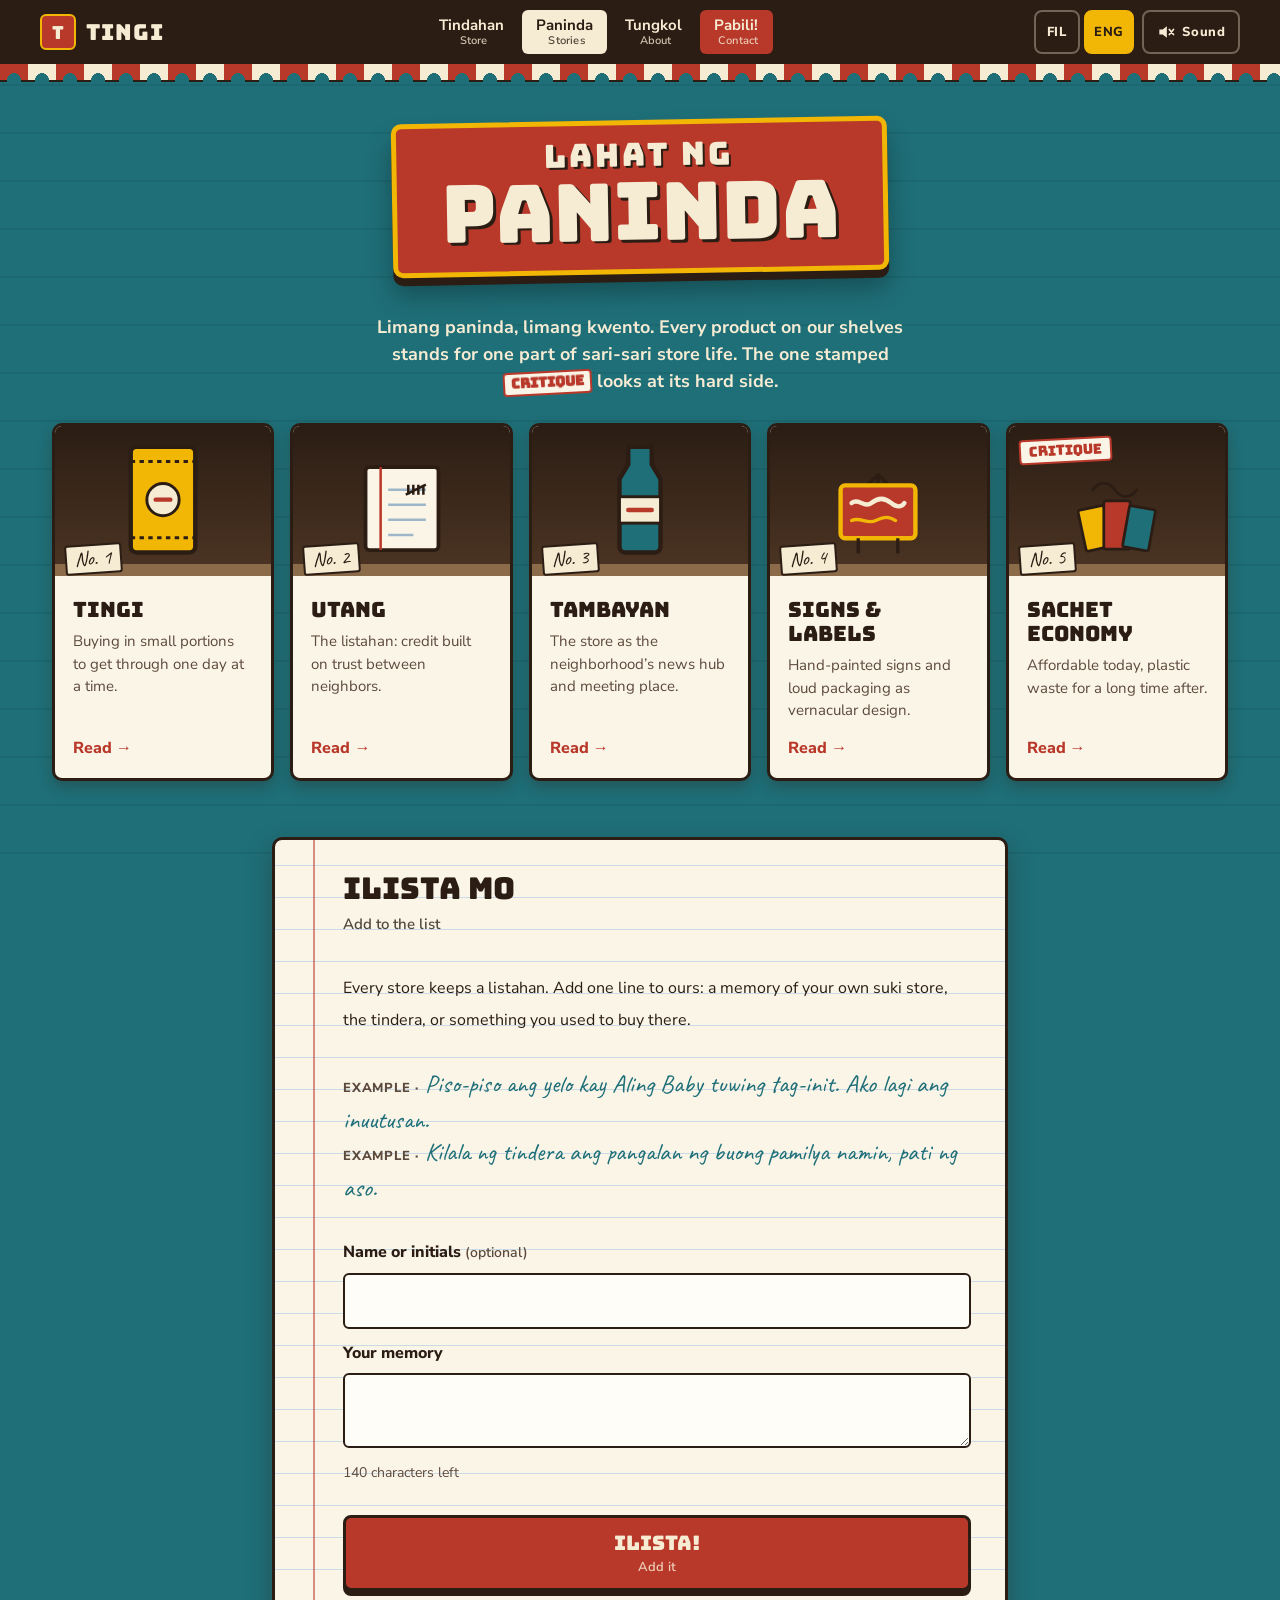
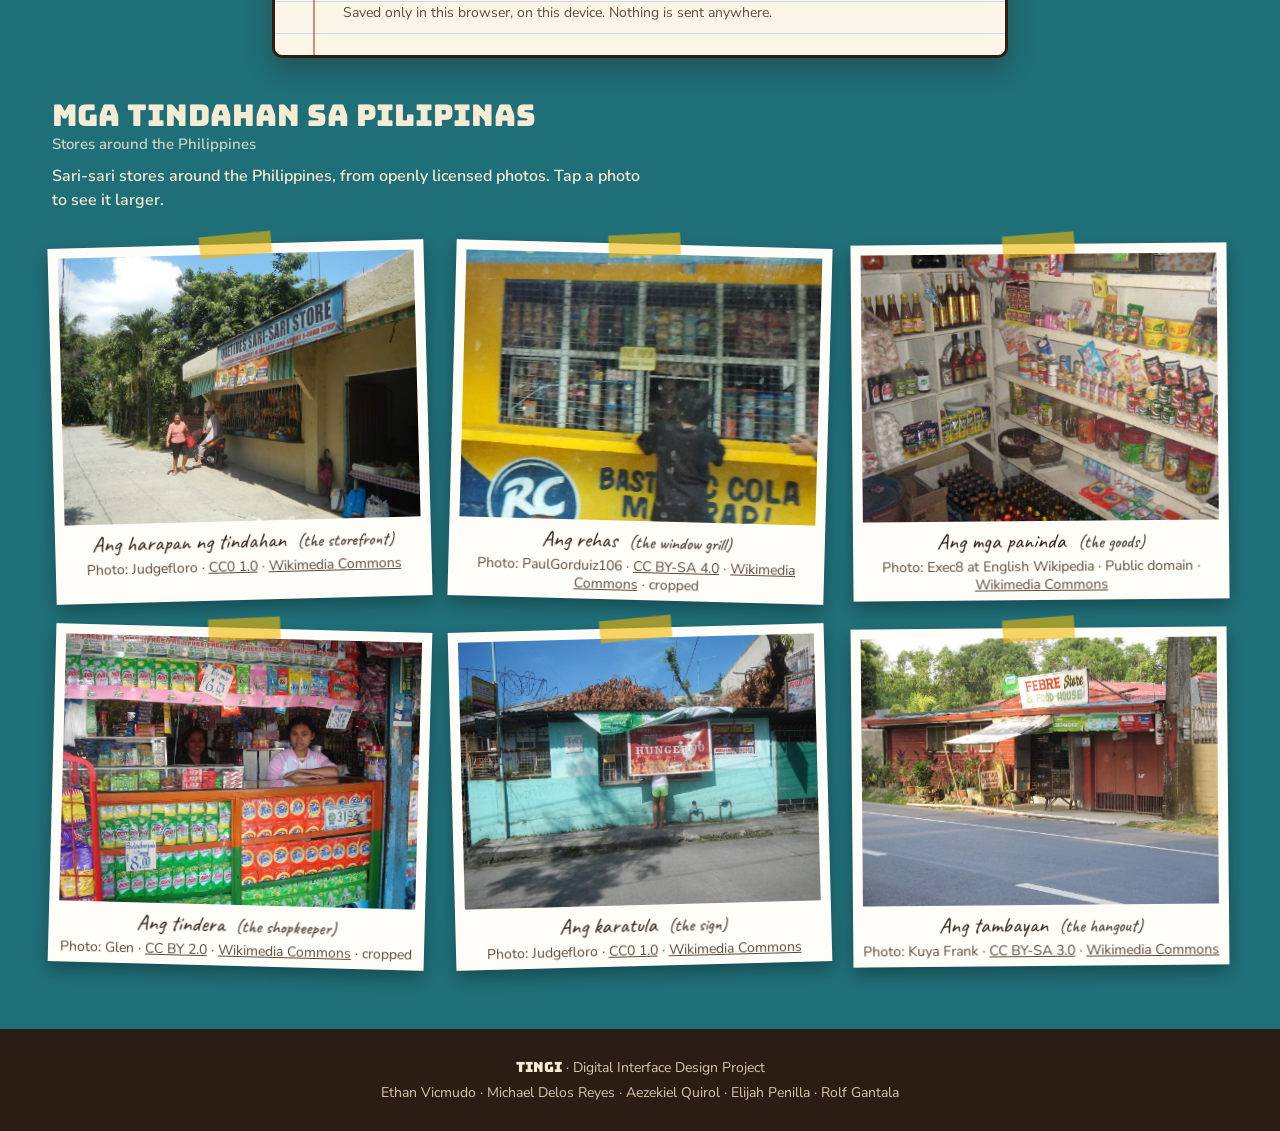
<file: paninda.html>
<!doctype html>
<html lang="en">
<head>
<meta charset="utf-8">
<meta name="viewport" content="width=device-width, initial-scale=1">
<title data-fil="Paninda — Tingi">Paninda — Tingi</title>
<meta name="description" content="All five stories on the Tingi shelves, plus photos from the sari-sari stores we visited." data-fil-content="Ang limang kwento sa mga istante ng Tingi, at mga litrato ng sari-sari store sa iba’t ibang bahagi ng Pilipinas.">
<link rel="preconnect" href="https://fonts.googleapis.com">
<link rel="preconnect" href="https://fonts.gstatic.com" crossorigin>
<link href="https://fonts.googleapis.com/css2?family=Bungee&family=Caveat:wght@600;700&family=Nunito+Sans:wght@400;600;700;800&display=swap" rel="stylesheet">
<link rel="stylesheet" href="assets/css/style.css?v=202611223">
<script src="assets/js/site.js?v=202611223"></script>
</head>
<body>
<a class="skip-link" href="#main"><span class="t-en">Skip to content</span><span class="t-fil" lang="fil">Lumaktaw sa nilalaman</span></a>

<header class="site-nav">
  <a class="brand" href="index.html" aria-label="Tingi home" data-fil-aria-label="Tingi, balik sa tindahan">
    <span class="brand-mark" aria-hidden="true">T</span>
    <span class="brand-name">Tingi</span>
  </a>
  <nav aria-label="Main" data-fil-aria-label="Pangunahing menu">
    <ul lang="fil">
      <li><a href="index.html">Tindahan<span class="gloss t-en" lang="en">Store</span></a></li>
      <li><a href="paninda.html" aria-current="page">Paninda<span class="gloss t-en" lang="en">Stories</span></a></li>
      <li><a href="tungkol.html">Tungkol<span class="gloss t-en" lang="en">About</span></a></li>
      <li><a href="pabili.html" class="nav-pabili">Pabili!<span class="gloss t-en" lang="en">Contact</span></a></li>
    </ul>
  </nav>
</header>

<main id="main" class="page page--wide">
  <div class="page-sign">
    <h1 class="page-title" lang="fil"><span class="page-title-small">Lahat ng</span> Paninda</h1>
  </div>

  <p class="page-intro"><span class="t-en"><span lang="fil">Limang paninda, limang kwento.</span> Every product on our shelves stands for one part of sari-sari store life. The one stamped <span class="intro-critique">Critique</span> looks at its hard side.</span><span class="t-fil" lang="fil">Limang paninda, limang kwento. Bawat paninda sa aming istante ay kumakatawan sa isang bahagi ng buhay sa sari-sari store. Ang may tatak na <span class="intro-critique">Kritika</span> ay tumitingin sa mahirap na panig nito.</span></p>

  <section aria-labelledby="stories-heading">
    <h2 id="stories-heading" class="visually-hidden section-title--light"><span class="t-en">The five stories</span><span class="t-fil" lang="fil">Ang limang kwento</span></h2>
    <ul class="catalog">
    <li class="item" data-story="tingi">
      <div class="item-shelf" aria-hidden="true"><svg viewBox="0 0 60 80" aria-hidden="true"><rect x="8" y="4" width="44" height="72" rx="4" fill="#F2B705" stroke="#2B1D14" stroke-width="3"/><path d="M8 14h44M8 66h44" stroke="#2B1D14" stroke-width="2" stroke-dasharray="3 3"/><circle cx="30" cy="40" r="11" fill="#F6EBD3" stroke="#2B1D14" stroke-width="2"/><path d="M25 40h10" stroke="#B8382A" stroke-width="3" stroke-linecap="round"/></svg>
        <span class="item-tag">No. 1</span>
        <span class="stamp">Nabili na</span>
      </div>
      <div class="item-body">
        <h3 class="item-title"><a href="kwento/tingi.html">Tingi<span class="visually-hidden read-label"></span></a></h3>
        <p class="item-lead"><span class="t-en">Buying in small portions to get through one day at a time.</span><span class="t-fil" lang="fil">Pagbili nang paunti-unti para mairaos ang isang araw.</span></p>
        <p class="item-cta" aria-hidden="true"><span class="t-en">Read →</span><span class="t-fil" lang="fil">Basahin →</span></p>
      </div>
    </li>
    <li class="item" data-story="utang">
      <div class="item-shelf" aria-hidden="true"><svg viewBox="0 0 70 80" aria-hidden="true"><rect x="6" y="8" width="58" height="66" rx="3" fill="#FBF5E8" stroke="#2B1D14" stroke-width="3"/><path d="M18 8v66" stroke="#B8382A" stroke-width="2"/><path d="M24 26h30M24 38h30M24 50h30M24 62h20" stroke="#9DB7C9" stroke-width="2"/><path d="M40 22v8M44 22v8M48 22v8M52 22v8M38 30l16-8" stroke="#2B1D14" stroke-width="2"/></svg>
        <span class="item-tag">No. 2</span>
        <span class="stamp">Nabili na</span>
      </div>
      <div class="item-body">
        <h3 class="item-title"><a href="kwento/utang.html">Utang<span class="visually-hidden read-label"></span></a></h3>
        <p class="item-lead"><span class="t-en">The listahan: credit built on trust between neighbors.</span><span class="t-fil" lang="fil">Ang listahan: pautang na nakasalalay sa tiwala ng magkakapitbahay.</span></p>
        <p class="item-cta" aria-hidden="true"><span class="t-en">Read →</span><span class="t-fil" lang="fil">Basahin →</span></p>
      </div>
    </li>
    <li class="item" data-story="tambayan">
      <div class="item-shelf" aria-hidden="true"><svg viewBox="0 0 60 80" aria-hidden="true"><path d="M22 4h16v12l6 10v46a4 4 0 0 1-4 4H20a4 4 0 0 1-4-4V26l6-10z" fill="#1F6F78" stroke="#2B1D14" stroke-width="3"/><rect x="16" y="38" width="28" height="18" fill="#F6EBD3" stroke="#2B1D14" stroke-width="2"/><path d="M22 47h16" stroke="#B8382A" stroke-width="3" stroke-linecap="round"/></svg>
        <span class="item-tag">No. 3</span>
        <span class="stamp">Nabili na</span>
      </div>
      <div class="item-body">
        <h3 class="item-title"><a href="kwento/tambayan.html">Tambayan<span class="visually-hidden read-label"></span></a></h3>
        <p class="item-lead"><span class="t-en">The store as the neighborhood’s news hub and meeting place.</span><span class="t-fil" lang="fil">Ang tindahan bilang sentro ng balita at tagpuan ng kapitbahayan.</span></p>
        <p class="item-cta" aria-hidden="true"><span class="t-en">Read →</span><span class="t-fil" lang="fil">Basahin →</span></p>
      </div>
    </li>
    <li class="item" data-story="signs">
      <div class="item-shelf" aria-hidden="true"><svg viewBox="0 0 80 80" aria-hidden="true"><path d="M40 4v10M30 14l10-10 10 10" fill="none" stroke="#2B1D14" stroke-width="3" stroke-linecap="round" stroke-linejoin="round"/><rect x="6" y="14" width="68" height="48" rx="4" fill="#B8382A" stroke="#F2B705" stroke-width="4"/><path d="M16 30c6-5 12 5 18 0s12-5 18 0 10 3 12 0" fill="none" stroke="#F6EBD3" stroke-width="4" stroke-linecap="round"/><path d="M16 46c8-4 14 4 22 0s12-4 18 0" fill="none" stroke="#F2B705" stroke-width="3" stroke-linecap="round"/><path d="M22 62v14M58 62v14" stroke="#2B1D14" stroke-width="3"/></svg>
        <span class="item-tag">No. 4</span>
        <span class="stamp">Nabili na</span>
      </div>
      <div class="item-body">
        <h3 class="item-title"><a href="kwento/signs.html"><span class="t-en">Signs &amp; labels</span><span class="t-fil" lang="fil">Mga karatula</span><span class="visually-hidden read-label"></span></a></h3>
        <p class="item-lead"><span class="t-en">Hand-painted signs and loud packaging as vernacular design.</span><span class="t-fil" lang="fil">Mga karatulang pininta sa kamay at matitingkad na pakete bilang disenyong bernakular.</span></p>
        <p class="item-cta" aria-hidden="true"><span class="t-en">Read →</span><span class="t-fil" lang="fil">Basahin →</span></p>
      </div>
    </li>
    <li class="item" data-story="sachet">
      <div class="item-shelf" aria-hidden="true"><svg viewBox="0 0 80 80" aria-hidden="true"><g stroke="#2B1D14" stroke-width="2.5"><rect x="8" y="34" width="24" height="38" rx="2" fill="#F2B705" transform="rotate(-12 20 53)"/><rect x="28" y="28" width="24" height="44" rx="2" fill="#B8382A"/><rect x="48" y="34" width="24" height="38" rx="2" fill="#1F6F78" transform="rotate(10 60 53)"/></g><path d="M18 18c6-8 14-8 20 0s14 8 20 0" fill="none" stroke="#2B1D14" stroke-width="2.5" stroke-linecap="round"/></svg>
        <span class="item-tag">No. 5</span>
        <span class="story-critique item-critique"><span class="t-en">Critique</span><span class="t-fil" lang="fil">Kritika</span></span>
        <span class="stamp">Nabili na</span>
      </div>
      <div class="item-body">
        <h3 class="item-title"><a href="kwento/sachet.html"><span class="t-en">Sachet economy</span><span class="t-fil" lang="fil">Ekonomiyang sachet</span><span class="visually-hidden read-label"></span></a></h3>
        <p class="item-lead"><span class="t-en">Affordable today, plastic waste for a long time after.</span><span class="t-fil" lang="fil">Abot-kaya ngayon, basurang plastik nang matagal pagkatapos.</span></p>
        <p class="item-cta" aria-hidden="true"><span class="t-en">Read →</span><span class="t-fil" lang="fil">Basahin →</span></p>
      </div>
    </li>
    </ul>
  </section>

  <section class="paper listahan ilista" id="ilista" aria-labelledby="ilista-heading">
    <h2 id="ilista-heading" class="section-title" lang="fil">Ilista mo<span class="gloss gloss--block t-en" lang="en">Add to the list</span></h2>
    <p class="t-en">Every store keeps a listahan. Add one line to ours: a memory of your own suki store, the tindera, or something you used to buy there.</p>
    <p class="t-fil" lang="fil">May listahan ang bawat tindahan. Magdagdag ng isang linya sa amin: isang alaala ng suki mong tindahan, ng tindera, o ng lagi mong binibili roon.</p>
    <ol class="ilista-entries" id="ilista-entries" aria-live="polite">
      <li class="ilista-entry ilista-entry--sample"><span class="ilista-who"><span class="t-en">Example</span><span class="t-fil" lang="fil">Halimbawa</span></span> <span lang="fil">Piso-piso ang yelo kay Aling Baby tuwing tag-init. Ako lagi ang inuutusan.</span></li>
      <li class="ilista-entry ilista-entry--sample"><span class="ilista-who"><span class="t-en">Example</span><span class="t-fil" lang="fil">Halimbawa</span></span> <span lang="fil">Kilala ng tindera ang pangalan ng buong pamilya namin, pati ng aso.</span></li>
    </ol>
    <form class="ilista-form" id="ilista-form" novalidate>
      <div class="field">
        <label for="ilista-name"><span class="t-en">Name or initials <span class="label-en">(optional)</span></span><span class="t-fil" lang="fil">Pangalan o inisyal <span class="label-en">(kung gusto)</span></span></label>
        <input id="ilista-name" name="name" type="text" maxlength="24" autocomplete="off">
      </div>
      <div class="field">
        <label for="ilista-text"><span class="t-en">Your memory</span><span class="t-fil" lang="fil">Ang alaala mo</span></label>
        <textarea id="ilista-text" name="text" rows="2" maxlength="140" required aria-describedby="ilista-error ilista-count"></textarea>
        <p class="ilista-count" id="ilista-count"><span id="ilista-left">140</span> <span class="t-en">characters left</span><span class="t-fil" lang="fil">titik pa ang natitira</span></p>
        <p class="error" id="ilista-error" aria-live="polite"></p>
      </div>
      <button class="slip-submit" type="submit" lang="fil">Ilista!<span class="gloss t-en" lang="en">Add it</span></button>
      <p class="ilista-note"><span class="t-en">Saved only in this browser, on this device. Nothing is sent anywhere.</span><span class="t-fil" lang="fil">Sa browser mo lang ito naitatabi, sa device na ito. Walang ipinapadala kahit saan.</span></p>
    </form>
  </section>

  <section class="photo-section" aria-labelledby="photos-heading">
    <h2 id="photos-heading" class="section-title section-title--light" lang="fil">Mga tindahan sa Pilipinas<span class="gloss gloss--block t-en" lang="en">Stores around the Philippines</span></h2>
    <p class="section-note"><span class="t-en">Sari-sari stores around the Philippines, from openly licensed photos. Tap a photo to see it larger.</span><span class="t-fil" lang="fil">Mga sari-sari store sa iba’t ibang bahagi ng Pilipinas, mula sa mga litratong bukas ang lisensya. I-tap ang litrato para lumaki.</span></p>
    <ul class="photo-wall">
    <li class="photo">
      <div class="photo-slot has-photo"><img src="assets/img/fieldwork/storefront.jpg" alt="A sari-sari store under a large printed signboard, with a barred sales window full of snacks, a woman walking past and a woman on a parked motorcycle." data-fil-alt="Isang sari-sari store sa ilalim ng malaking printed na karatula, may bintanang may rehas na puno ng sitsirya, isang babaeng dumaraan at isang babaeng nakaupo sa nakaparadang motorsiklo." width="1200" height="900" loading="lazy" decoding="async"></div>
      <p class="photo-caption" lang="fil">Ang harapan ng tindahan <span class="gloss t-en" lang="en">(the storefront)</span></p>
      <span class="photo-credit"><span class="t-en">Photo:</span><span class="t-fil" lang="fil">Litrato:</span> Judgefloro · <a href="https://creativecommons.org/publicdomain/zero/1.0/">CC0 1.0</a> · <a href="https://commons.wikimedia.org/wiki/File:527Narra,_San_Manuel,_Pangasinan_50.jpg">Wikimedia Commons</a></span>
    </li>
    <li class="photo">
      <div class="photo-slot has-photo"><img src="assets/img/fieldwork/rehas.jpg" alt="A child stands at the small opening in a wire-grilled sari-sari store window, with bottles and packaged goods visible behind the mesh." data-fil-alt="Isang batang nakatayo sa maliit na butas ng bintanang may wire na rehas, at may mga bote at nakapaketeng paninda sa likod ng rehas." width="910" height="683" loading="lazy" decoding="async"></div>
      <p class="photo-caption" lang="fil">Ang rehas <span class="gloss t-en" lang="en">(the window grill)</span></p>
      <span class="photo-credit"><span class="t-en">Photo:</span><span class="t-fil" lang="fil">Litrato:</span> PaulGorduiz106 · <a href="https://creativecommons.org/licenses/by-sa/4.0/">CC BY-SA 4.0</a> · <a href="https://commons.wikimedia.org/wiki/File:ANA_Store_(06-05-2021).jpg">Wikimedia Commons</a> · cropped</span>
    </li>
    <li class="photo">
      <div class="photo-slot has-photo"><img src="assets/img/fieldwork/shelf.jpg" alt="White corner shelves inside a sari-sari store hold rows of bottles, cans, jars and small packets." data-fil-alt="Mga puting istante sa sulok ng sari-sari store na may hanay ng mga bote, lata, garapon at maliliit na pakete." width="1024" height="768" loading="lazy" decoding="async"></div>
      <p class="photo-caption" lang="fil">Ang mga paninda <span class="gloss t-en" lang="en">(the goods)</span></p>
      <span class="photo-credit"><span class="t-en">Photo:</span><span class="t-fil" lang="fil">Litrato:</span> Exec8 at English Wikipedia · Public domain · <a href="https://commons.wikimedia.org/wiki/File:Sari-sari_Store_2.JPG">Wikimedia Commons</a></span>
    </li>
    <li class="photo">
      <div class="photo-slot has-photo"><img src="assets/img/fieldwork/tindera.jpg" alt="Two women look out from behind the counter of a small store, surrounded by hanging strips of sachets and stacked packs of detergent with handwritten price signs." data-fil-alt="Dalawang babaeng nakatingin mula sa likod ng counter ng maliit na tindahan, napapalibutan ng mga nakasabit na sachet at patong-patong na sabong panlaba na may sulat-kamay na presyo." width="1200" height="900" loading="lazy" decoding="async"></div>
      <p class="photo-caption" lang="fil">Ang tindera <span class="gloss t-en" lang="en">(the shopkeeper)</span></p>
      <span class="photo-credit"><span class="t-en">Photo:</span><span class="t-fil" lang="fil">Litrato:</span> Glen · <a href="https://creativecommons.org/licenses/by/2.0/">CC BY 2.0</a> · <a href="https://commons.wikimedia.org/wiki/File:Sari-Sari_Store_Cavite.jpg">Wikimedia Commons</a> · cropped</span>
    </li>
    <li class="photo">
      <div class="photo-slot has-photo"><img src="assets/img/fieldwork/karatula.jpg" alt="A handwritten “RED HORSE” notice is fixed to a turquoise shop wall beside a barred window, under a large printed banner." data-fil-alt="Isang sulat-kamay na paalalang “RED HORSE” sa turquoise na pader ng tindahan, katabi ng bintanang may rehas at sa ilalim ng malaking printed na banner." width="1200" height="900" loading="lazy" decoding="async"></div>
      <p class="photo-caption" lang="fil">Ang karatula <span class="gloss t-en" lang="en">(the sign)</span></p>
      <span class="photo-credit"><span class="t-en">Photo:</span><span class="t-fil" lang="fil">Litrato:</span> Judgefloro · <a href="https://creativecommons.org/publicdomain/zero/1.0/">CC0 1.0</a> · <a href="https://commons.wikimedia.org/wiki/File:5036Poblacion,_Baliuag,_Bulacan_01.jpg">Wikimedia Commons</a></span>
    </li>
    <li class="photo">
      <div class="photo-slot has-photo"><img src="assets/img/fieldwork/tambayan.jpg" alt="A wooden bench sits under the awning of a roadside sari-sari store beside a paved road." data-fil-alt="Isang kahoy na bangko sa ilalim ng bubong ng sari-sari store sa tabi ng sementadong kalsada." width="1200" height="900" loading="lazy" decoding="async"></div>
      <p class="photo-caption" lang="fil">Ang tambayan <span class="gloss t-en" lang="en">(the hangout)</span></p>
      <span class="photo-credit"><span class="t-en">Photo:</span><span class="t-fil" lang="fil">Litrato:</span> Kuya Frank · <a href="https://creativecommons.org/licenses/by-sa/3.0/">CC BY-SA 3.0</a> · <a href="https://commons.wikimedia.org/wiki/File:A_typical_Sari_sari_store_-_panoramio.jpg">Wikimedia Commons</a></span>
    </li>
    </ul>
  </section>
</main>

<footer class="site-footer">
  <p><strong>Tingi</strong> · Digital Interface Design Project</p>
  <p>Ethan Vicmudo · Michael Delos Reyes · Aezekiel Quirol · Elijah Penilla · Rolf Gantala</p>
</footer>
<script src="assets/js/paninda.js?v=202611223"></script>
</body>
</html>
</file>
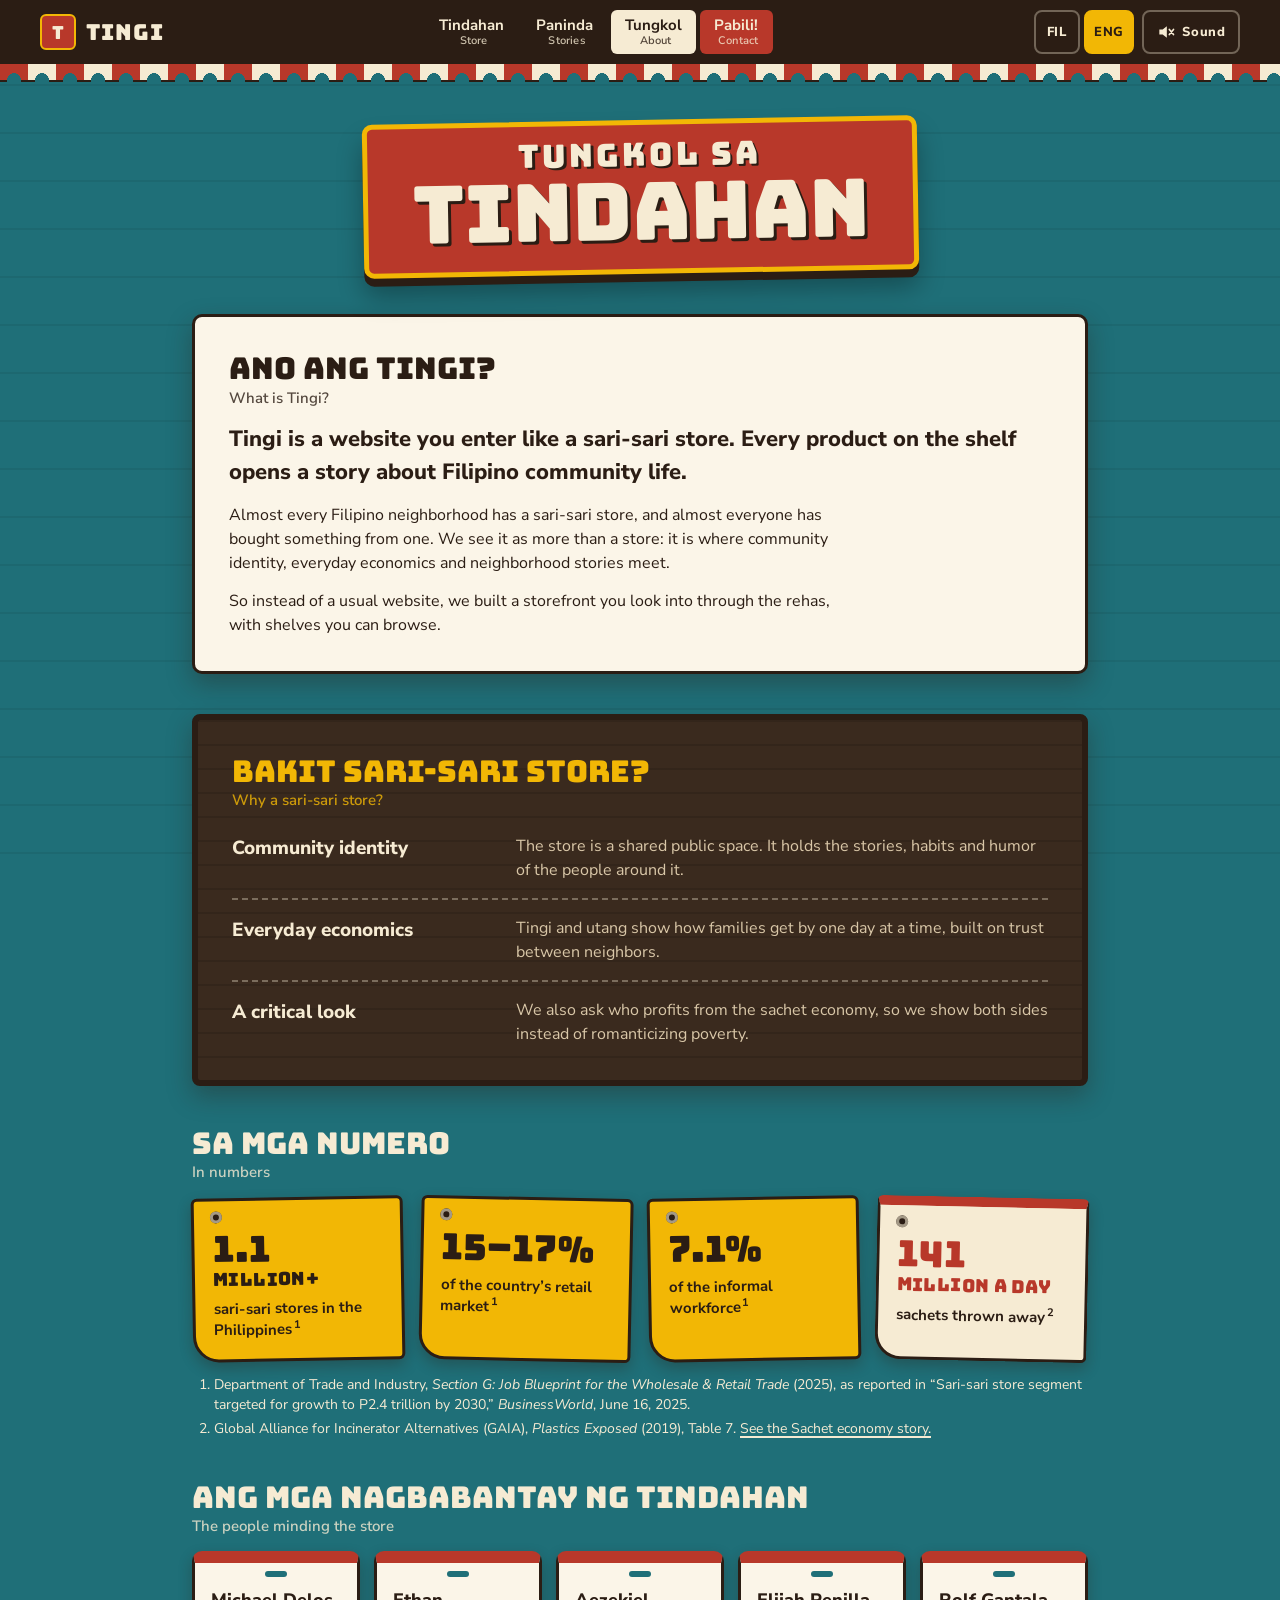
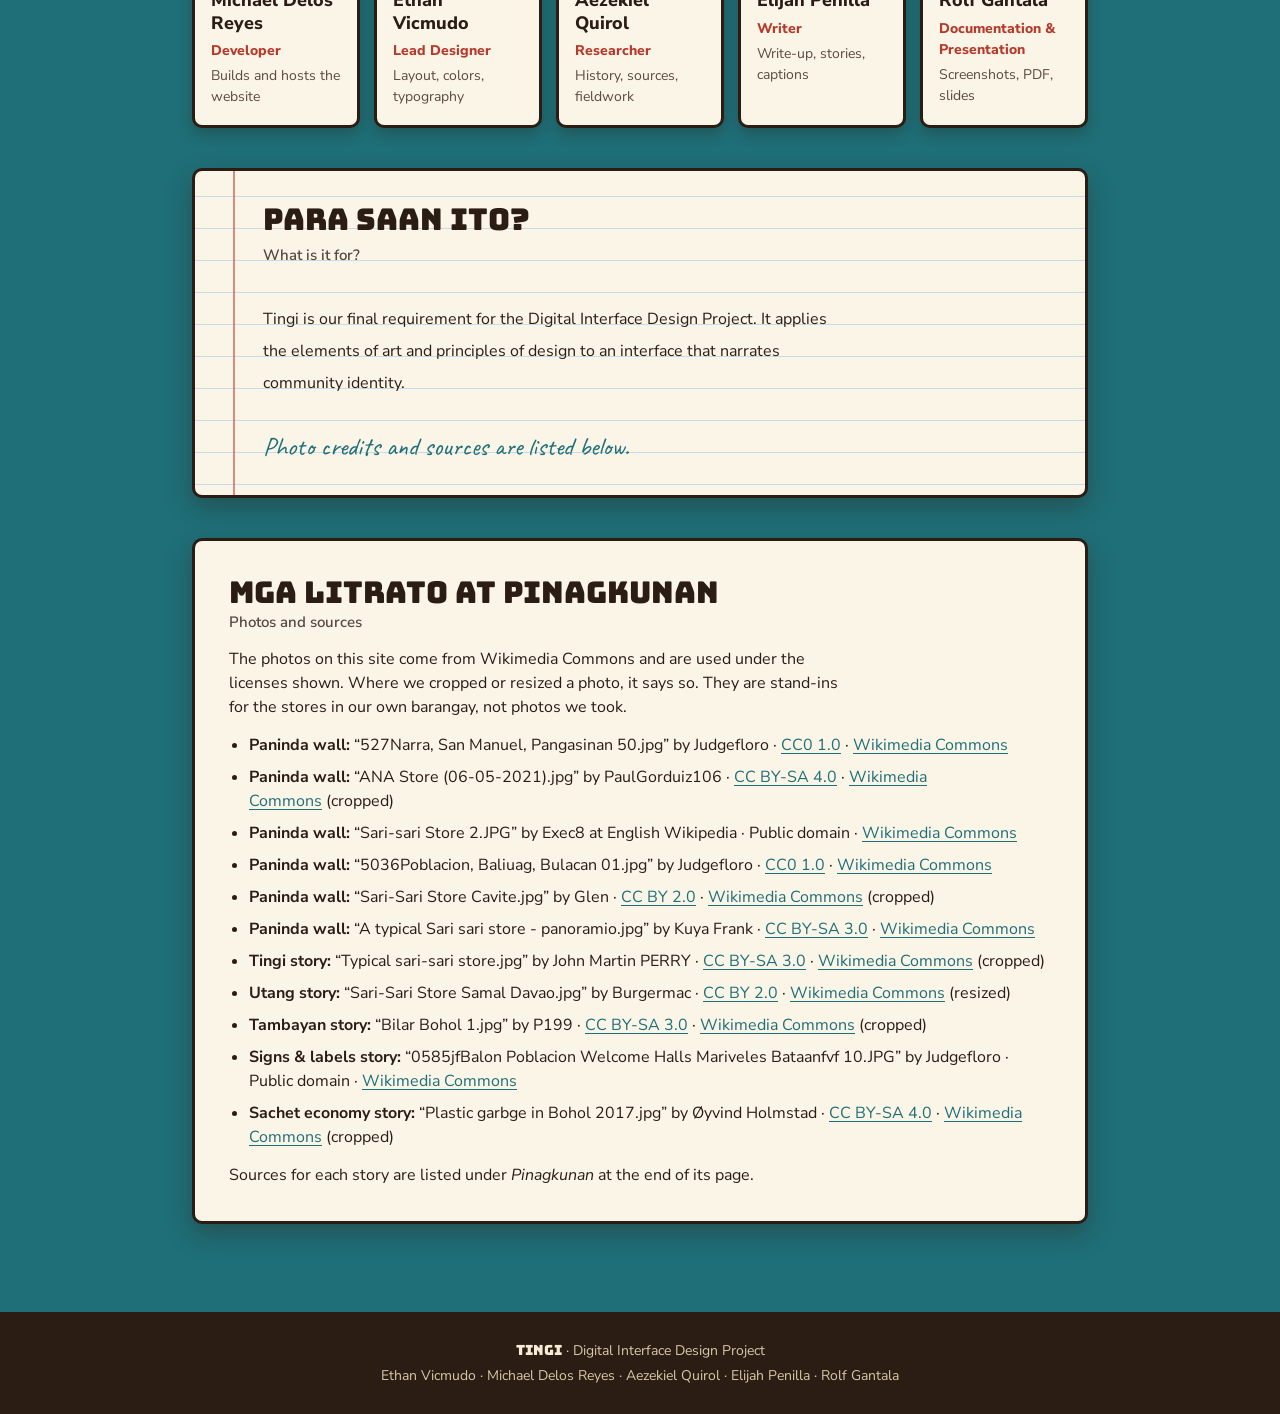
<file: tungkol.html>
<!doctype html>
<html lang="en">
<head>
<meta charset="utf-8">
<meta name="viewport" content="width=device-width, initial-scale=1">
<title data-fil="Tungkol sa Tindahan — Tingi">Tungkol sa Tindahan — Tingi</title>
<meta name="description" content="About Tingi: why we built a website shaped like a sari-sari store, and the team behind it." data-fil-content="Tungkol sa Tingi: kung bakit gumawa kami ng website na hugis sari-sari store, at ang grupong gumawa nito.">
<link rel="preconnect" href="https://fonts.googleapis.com">
<link rel="preconnect" href="https://fonts.gstatic.com" crossorigin>
<link href="https://fonts.googleapis.com/css2?family=Bungee&family=Caveat:wght@600;700&family=Nunito+Sans:wght@400;600;700;800&display=swap" rel="stylesheet">
<link rel="stylesheet" href="assets/css/style.css?v=202611223">
<script src="assets/js/site.js?v=202611223"></script>
</head>
<body>
<a class="skip-link" href="#main"><span class="t-en">Skip to content</span><span class="t-fil" lang="fil">Lumaktaw sa nilalaman</span></a>

<header class="site-nav">
  <a class="brand" href="index.html" aria-label="Tingi home" data-fil-aria-label="Tingi, balik sa tindahan">
    <span class="brand-mark" aria-hidden="true">T</span>
    <span class="brand-name">Tingi</span>
  </a>
  <nav aria-label="Main" data-fil-aria-label="Pangunahing menu">
    <ul lang="fil">
      <li><a href="index.html">Tindahan<span class="gloss t-en" lang="en">Store</span></a></li>
      <li><a href="paninda.html">Paninda<span class="gloss t-en" lang="en">Stories</span></a></li>
      <li><a href="tungkol.html" aria-current="page">Tungkol<span class="gloss t-en" lang="en">About</span></a></li>
      <li><a href="pabili.html" class="nav-pabili">Pabili!<span class="gloss t-en" lang="en">Contact</span></a></li>
    </ul>
  </nav>
</header>

<main id="main" class="page">
  <div class="page-sign">
    <h1 class="page-title" lang="fil"><span class="page-title-small">Tungkol sa</span> Tindahan</h1>
  </div>

  <section class="paper intro" aria-labelledby="about-heading">
    <h2 id="about-heading" class="section-title" lang="fil">Ano ang Tingi?<span class="gloss gloss--block t-en" lang="en">What is Tingi?</span></h2>
    <p class="lead"><span class="t-en">Tingi is a website you enter like a sari-sari store. Every product on the shelf opens a story about Filipino community life.</span><span class="t-fil" lang="fil">Ang Tingi ay isang website na pinapasok na parang sari-sari store. Bawat paninda sa istante ay nagbubukas ng kwento tungkol sa buhay ng komunidad na Pilipino.</span></p>
    <p><span class="t-en">Almost every Filipino neighborhood has a sari-sari store, and almost everyone has bought something from one. We see it as more than a store: it is where community identity, everyday economics and neighborhood stories meet.</span><span class="t-fil" lang="fil">Halos bawat kapitbahayan sa Pilipinas ay may sari-sari store, at halos lahat ay nakabili na sa isa. Para sa amin, higit pa ito sa tindahan: dito nagtatagpo ang pagkakakilanlan ng komunidad, ang pang-araw-araw na ekonomiya, at ang mga kwento ng kapitbahayan.</span></p>
    <p><span class="t-en">So instead of a usual website, we built a storefront you look into through the rehas, with shelves you can browse.</span><span class="t-fil" lang="fil">Kaya sa halip na karaniwang website, gumawa kami ng tindahang sinisilip mo sa rehas, na may mga istanteng puwede mong tingnan-tingnan.</span></p>
  </section>

  <section class="price-board" aria-labelledby="why-heading">
    <h2 id="why-heading" class="price-board-title" lang="fil">Bakit sari-sari store?<span class="gloss gloss--block t-en" lang="en">Why a sari-sari store?</span></h2>
    <dl class="price-list">
      <div class="price-row">
        <dt><span class="t-en">Community identity</span><span class="t-fil" lang="fil">Pagkakakilanlan ng komunidad</span></dt>
        <dd><span class="t-en">The store is a shared public space. It holds the stories, habits and humor of the people around it.</span><span class="t-fil" lang="fil">Ang tindahan ay pampublikong lugar na pinagsasaluhan. Nasa loob nito ang mga kwento, gawi at biro ng mga taong nakapaligid dito.</span></dd>
      </div>
      <div class="price-row">
        <dt><span class="t-en">Everyday economics</span><span class="t-fil" lang="fil">Pang-araw-araw na ekonomiya</span></dt>
        <dd><span class="t-en">Tingi and utang show how families get by one day at a time, built on trust between neighbors.</span><span class="t-fil" lang="fil">Ipinapakita ng tingi at utang kung paano nakakaraos ang mga pamilya araw-araw, sa tulong ng tiwala ng magkakapitbahay.</span></dd>
      </div>
      <div class="price-row">
        <dt><span class="t-en">A critical look</span><span class="t-fil" lang="fil">Mapanuring pagtingin</span></dt>
        <dd><span class="t-en">We also ask who profits from the sachet economy, so we show both sides instead of romanticizing poverty.</span><span class="t-fil" lang="fil">Itinatanong din namin kung sino ang kumikita sa ekonomiya ng sachet, kaya ipinapakita namin ang dalawang panig sa halip na gawing romantiko ang kahirapan.</span></dd>
      </div>
    </dl>
  </section>

  <section class="numbers" aria-labelledby="numbers-heading">
    <h2 id="numbers-heading" class="section-title section-title--light" lang="fil">Sa mga numero<span class="gloss gloss--block t-en" lang="en">In numbers</span></h2>
    <ul class="number-tags">
      <li class="number-tag">
        <p class="number"><span class="count" data-to="1.3" data-decimals="1">1.3</span><span class="number-unit"><span class="t-en">million+</span><span class="t-fil" lang="fil">milyon+</span></span></p>
        <p class="number-label"><span class="t-en">sari-sari stores in the Philippines</span><span class="t-fil" lang="fil">sari-sari store sa buong bansa</span><sup>1</sup></p>
      </li>
      <li class="number-tag">
        <p class="number">15–<span class="count" data-to="20">20</span>%</p>
        <p class="number-label"><span class="t-en">of the country’s retail market</span><span class="t-fil" lang="fil">ng retail market ng bansa</span><sup>1</sup></p>
      </li>
      <li class="number-tag">
        <p class="number"><span class="count" data-to="8.3" data-decimals="1">8.3</span>%</p>
        <p class="number-label"><span class="t-en">of the informal workforce</span><span class="t-fil" lang="fil">ng mga manggagawang impormal</span><sup>1</sup></p>
      </li>
      <li class="number-tag number-tag--critique">
        <p class="number"><span class="count" data-to="164">164</span><span class="number-unit"><span class="t-en">million a day</span><span class="t-fil" lang="fil">milyon araw-araw</span></span></p>
        <p class="number-label"><span class="t-en">sachets thrown away</span><span class="t-fil" lang="fil">sachet na itinatapon</span><sup>2</sup></p>
      </li>
    </ul>
    <ol class="number-sources">
      <li><span class="t-en">Department of Trade and Industry, <em>Section G: Job Blueprint for the Wholesale &amp; Retail Trade</em> (2025), as reported in</span><span class="t-fil" lang="fil">Department of Trade and Industry, <em>Section G: Job Blueprint for the Wholesale &amp; Retail Trade</em> (2025), ayon sa</span> “Sari-sari store segment targeted for growth to P2.4 trillion by 2030,” <em>BusinessWorld</em>, June 16, 2025.</li>
      <li>Global Alliance for Incinerator Alternatives (GAIA), <em>Plastics Exposed</em> (2019), Table 7. <a href="kwento/sachet.html"><span class="t-en">See the Sachet economy story.</span><span class="t-fil" lang="fil">Basahin ang kwento ng Ekonomiyang sachet.</span></a></li>
    </ol>
  </section>

  <section aria-labelledby="team-heading">
    <h2 id="team-heading" class="section-title section-title--light" lang="fil">Ang mga nagbabantay ng tindahan<span class="gloss gloss--block t-en" lang="en">The people minding the store</span></h2>
    <ul class="team">
      <li class="member"><p class="member-name">Michael Delos Reyes</p><p class="member-role">Developer</p><p class="member-desc"><span class="t-en">Builds and hosts the website</span><span class="t-fil" lang="fil">Gumagawa at nagho-host ng website</span></p></li>
      <li class="member"><p class="member-name">Ethan Vicmudo</p><p class="member-role">Lead Designer</p><p class="member-desc"><span class="t-en">Layout, colors, typography</span><span class="t-fil" lang="fil">Layout, kulay, tipograpiya</span></p></li>
      <li class="member"><p class="member-name">Aezekiel Quirol</p><p class="member-role"><span class="t-en">Researcher</span><span class="t-fil" lang="fil">Mananaliksik</span></p><p class="member-desc"><span class="t-en">History, sources, fieldwork</span><span class="t-fil" lang="fil">Kasaysayan, pinagkunan, fieldwork</span></p></li>
      <li class="member"><p class="member-name">Elijah Penilla</p><p class="member-role"><span class="t-en">Writer</span><span class="t-fil" lang="fil">Manunulat</span></p><p class="member-desc"><span class="t-en">Write-up, stories, captions</span><span class="t-fil" lang="fil">Write-up, mga kwento, caption</span></p></li>
      <li class="member"><p class="member-name">Rolf Gantala</p><p class="member-role"><span class="t-en">Documentation &amp; Presentation</span><span class="t-fil" lang="fil">Dokumentasyon at Presentasyon</span></p><p class="member-desc">Screenshots, PDF, slides</p></li>
    </ul>
  </section>

  <section class="paper listahan" aria-labelledby="project-heading">
    <h2 id="project-heading" class="section-title" lang="fil">Para saan ito?<span class="gloss gloss--block t-en" lang="en">What is it for?</span></h2>
    <p><span class="t-en">Tingi is our final requirement for the Digital Interface Design Project. It applies the elements of art and principles of design to an interface that narrates community identity.</span><span class="t-fil" lang="fil">Ang Tingi ang aming pinal na requirement para sa Digital Interface Design Project. Ginagamit nito ang mga elemento ng sining at mga prinsipyo ng disenyo sa isang interface na nagsasalaysay ng pagkakakilanlan ng komunidad.</span></p>
    <p class="handnote"><span class="t-en">Photo credits and sources are listed below.</span><span class="t-fil" lang="fil">Nasa ibaba ang mga credit ng litrato at pinagkunan.</span></p>
  </section>

  <section class="paper credits" id="credits" aria-labelledby="credits-heading">
    <h2 id="credits-heading" class="section-title" lang="fil">Mga litrato at pinagkunan<span class="gloss gloss--block t-en" lang="en">Photos and sources</span></h2>
    <p><span class="t-en">The photos on this site come from Wikimedia Commons and are used under the licenses shown. Where we cropped or resized a photo, it says so. They are stand-ins for the stores in our own barangay, not photos we took.</span><span class="t-fil" lang="fil">Galing sa Wikimedia Commons ang mga litrato sa site na ito at ginagamit ayon sa mga lisensyang nakalista. Sinasabi namin kung kinrop o binago namin ang laki nito. Pansamantalang kapalit ang mga ito ng mga tindahan sa sarili naming barangay; hindi kami ang kumuha ng mga ito.</span></p>
    <ul class="credits-list">
      <li><strong><span class="t-en">Paninda wall:</span><span class="t-fil" lang="fil">Pader ng paninda:</span></strong> “527Narra, San Manuel, Pangasinan 50.jpg” by Judgefloro · <a href="https://creativecommons.org/publicdomain/zero/1.0/">CC0 1.0</a> · <a href="https://commons.wikimedia.org/wiki/File:527Narra,_San_Manuel,_Pangasinan_50.jpg">Wikimedia Commons</a></li>
      <li><strong><span class="t-en">Paninda wall:</span><span class="t-fil" lang="fil">Pader ng paninda:</span></strong> “ANA Store (06-05-2021).jpg” by PaulGorduiz106 · <a href="https://creativecommons.org/licenses/by-sa/4.0/">CC BY-SA 4.0</a> · <a href="https://commons.wikimedia.org/wiki/File:ANA_Store_(06-05-2021).jpg">Wikimedia Commons</a> (cropped)</li>
      <li><strong><span class="t-en">Paninda wall:</span><span class="t-fil" lang="fil">Pader ng paninda:</span></strong> “Sari-sari Store 2.JPG” by Exec8 at English Wikipedia · Public domain · <a href="https://commons.wikimedia.org/wiki/File:Sari-sari_Store_2.JPG">Wikimedia Commons</a></li>
      <li><strong><span class="t-en">Paninda wall:</span><span class="t-fil" lang="fil">Pader ng paninda:</span></strong> “5036Poblacion, Baliuag, Bulacan 01.jpg” by Judgefloro · <a href="https://creativecommons.org/publicdomain/zero/1.0/">CC0 1.0</a> · <a href="https://commons.wikimedia.org/wiki/File:5036Poblacion,_Baliuag,_Bulacan_01.jpg">Wikimedia Commons</a></li>
      <li><strong><span class="t-en">Paninda wall:</span><span class="t-fil" lang="fil">Pader ng paninda:</span></strong> “Sari-Sari Store Cavite.jpg” by Glen · <a href="https://creativecommons.org/licenses/by/2.0/">CC BY 2.0</a> · <a href="https://commons.wikimedia.org/wiki/File:Sari-Sari_Store_Cavite.jpg">Wikimedia Commons</a> (cropped)</li>
      <li><strong><span class="t-en">Paninda wall:</span><span class="t-fil" lang="fil">Pader ng paninda:</span></strong> “A typical Sari sari store - panoramio.jpg” by Kuya Frank · <a href="https://creativecommons.org/licenses/by-sa/3.0/">CC BY-SA 3.0</a> · <a href="https://commons.wikimedia.org/wiki/File:A_typical_Sari_sari_store_-_panoramio.jpg">Wikimedia Commons</a></li>
      <li><strong><span class="t-en">Tingi story:</span><span class="t-fil" lang="fil">Kwento ng Tingi:</span></strong> “Typical sari-sari store.jpg” by John Martin PERRY · <a href="https://creativecommons.org/licenses/by-sa/3.0/">CC BY-SA 3.0</a> · <a href="https://commons.wikimedia.org/wiki/File:Typical_sari-sari_store.jpg">Wikimedia Commons</a> (cropped)</li>
      <li><strong><span class="t-en">Utang story:</span><span class="t-fil" lang="fil">Kwento ng Utang:</span></strong> “Sari-Sari Store Samal Davao.jpg” by Burgermac · <a href="https://creativecommons.org/licenses/by/2.0/">CC BY 2.0</a> · <a href="https://commons.wikimedia.org/wiki/File:Sari-Sari_Store_Samal_Davao.jpg">Wikimedia Commons</a> (resized)</li>
      <li><strong><span class="t-en">Tambayan story:</span><span class="t-fil" lang="fil">Kwento ng Tambayan:</span></strong> “Bilar Bohol 1.jpg” by P199 · <a href="https://creativecommons.org/licenses/by-sa/3.0/">CC BY-SA 3.0</a> · <a href="https://commons.wikimedia.org/wiki/File:Bilar_Bohol_1.jpg">Wikimedia Commons</a> (cropped)</li>
      <li><strong><span class="t-en">Signs &amp; labels story:</span><span class="t-fil" lang="fil">Kwento ng Mga karatula:</span></strong> “0585jfBalon Poblacion Welcome Halls Mariveles Bataanfvf 10.JPG” by Judgefloro · Public domain · <a href="https://commons.wikimedia.org/wiki/File:0585jfBalon_Poblacion_Welcome_Halls_Mariveles_Bataanfvf_10.JPG">Wikimedia Commons</a></li>
      <li><strong><span class="t-en">Sachet economy story:</span><span class="t-fil" lang="fil">Kwento ng Ekonomiyang sachet:</span></strong> “Plastic garbge in Bohol 2017.jpg” by Øyvind Holmstad · <a href="https://creativecommons.org/licenses/by-sa/4.0/">CC BY-SA 4.0</a> · <a href="https://commons.wikimedia.org/wiki/File:Plastic_garbge_in_Bohol_2017.jpg">Wikimedia Commons</a> (cropped)</li>
    </ul>
    <p><span class="t-en">Sources for each story are listed under <em lang="fil">Pinagkunan</em> at the end of its page.</span><span class="t-fil" lang="fil">Nakalista ang pinagkunan ng bawat kwento sa ilalim ng <em>Pinagkunan</em> sa dulo ng pahina nito.</span></p>
  </section>
</main>

<footer class="site-footer">
  <p><strong>Tingi</strong> · Digital Interface Design Project</p>
  <p>Ethan Vicmudo · Michael Delos Reyes · Aezekiel Quirol · Elijah Penilla · Rolf Gantala</p>
</footer>
</body>
</html>
</file>
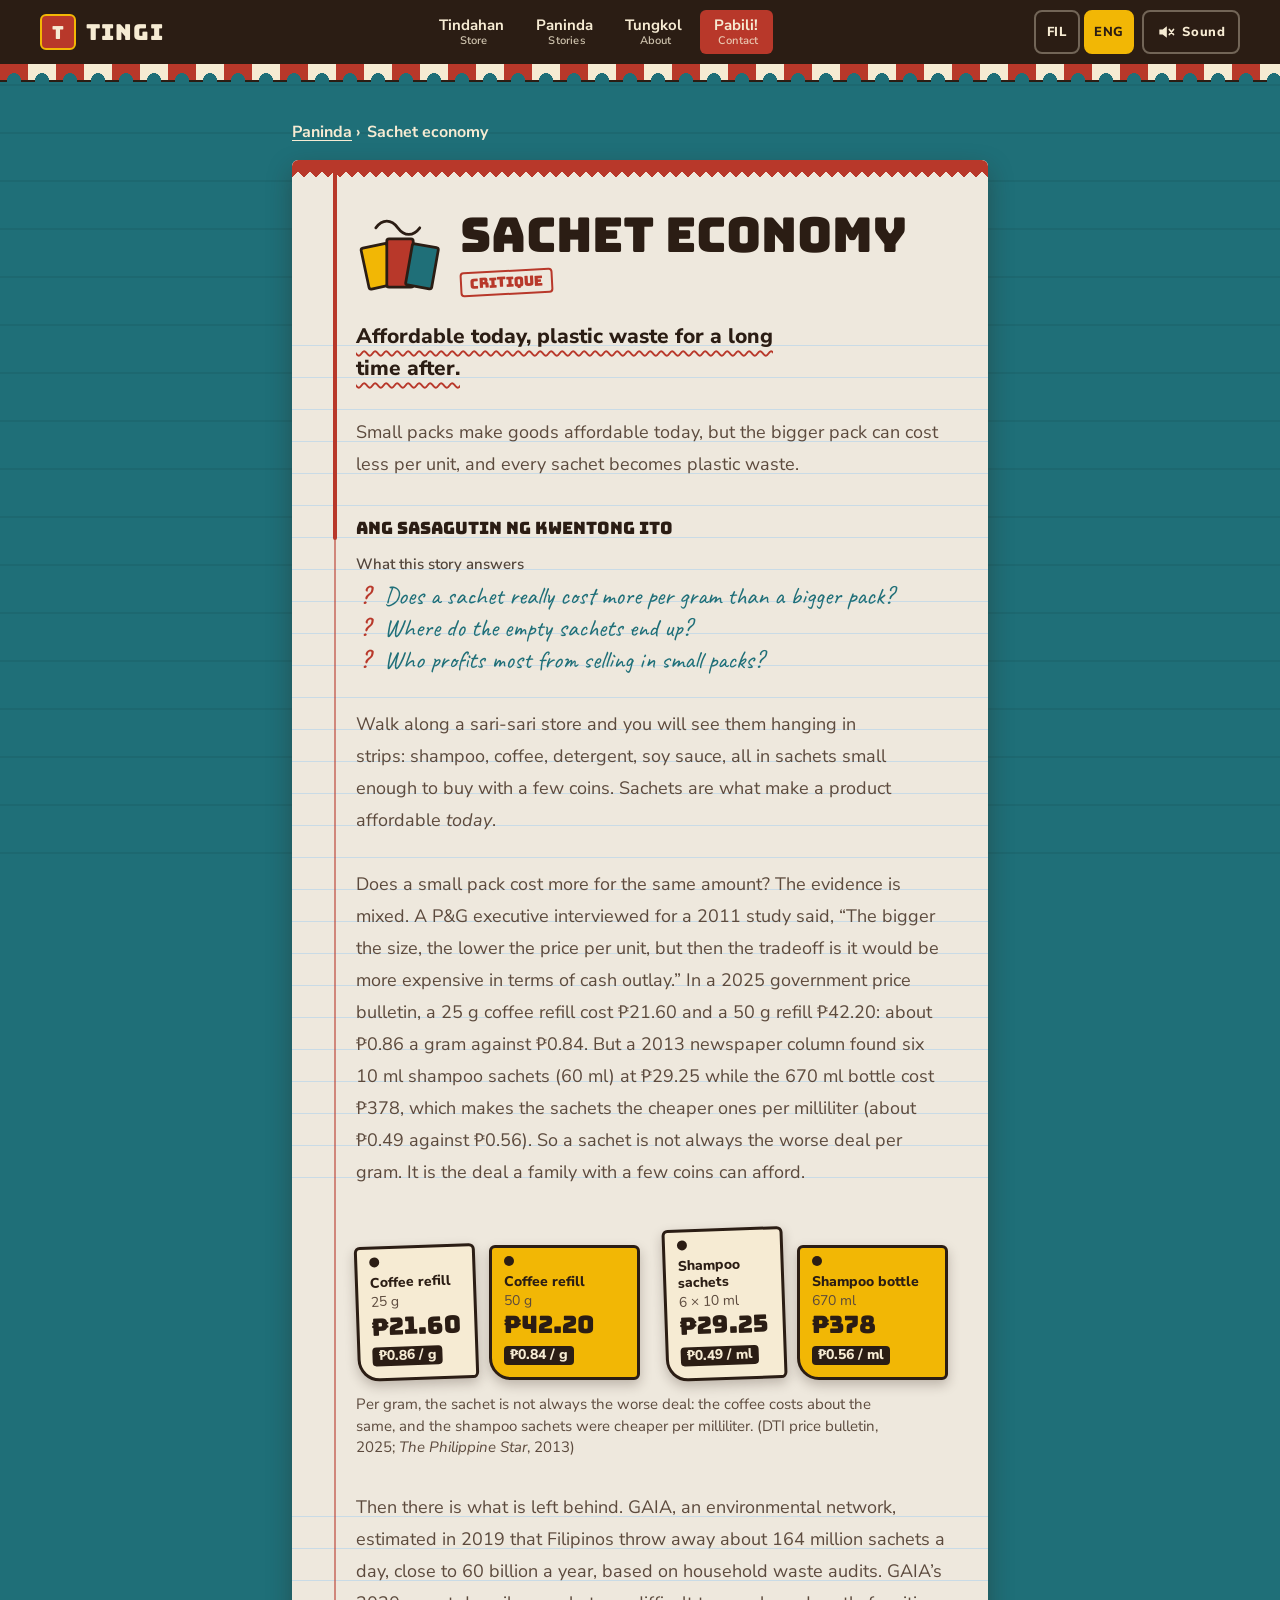
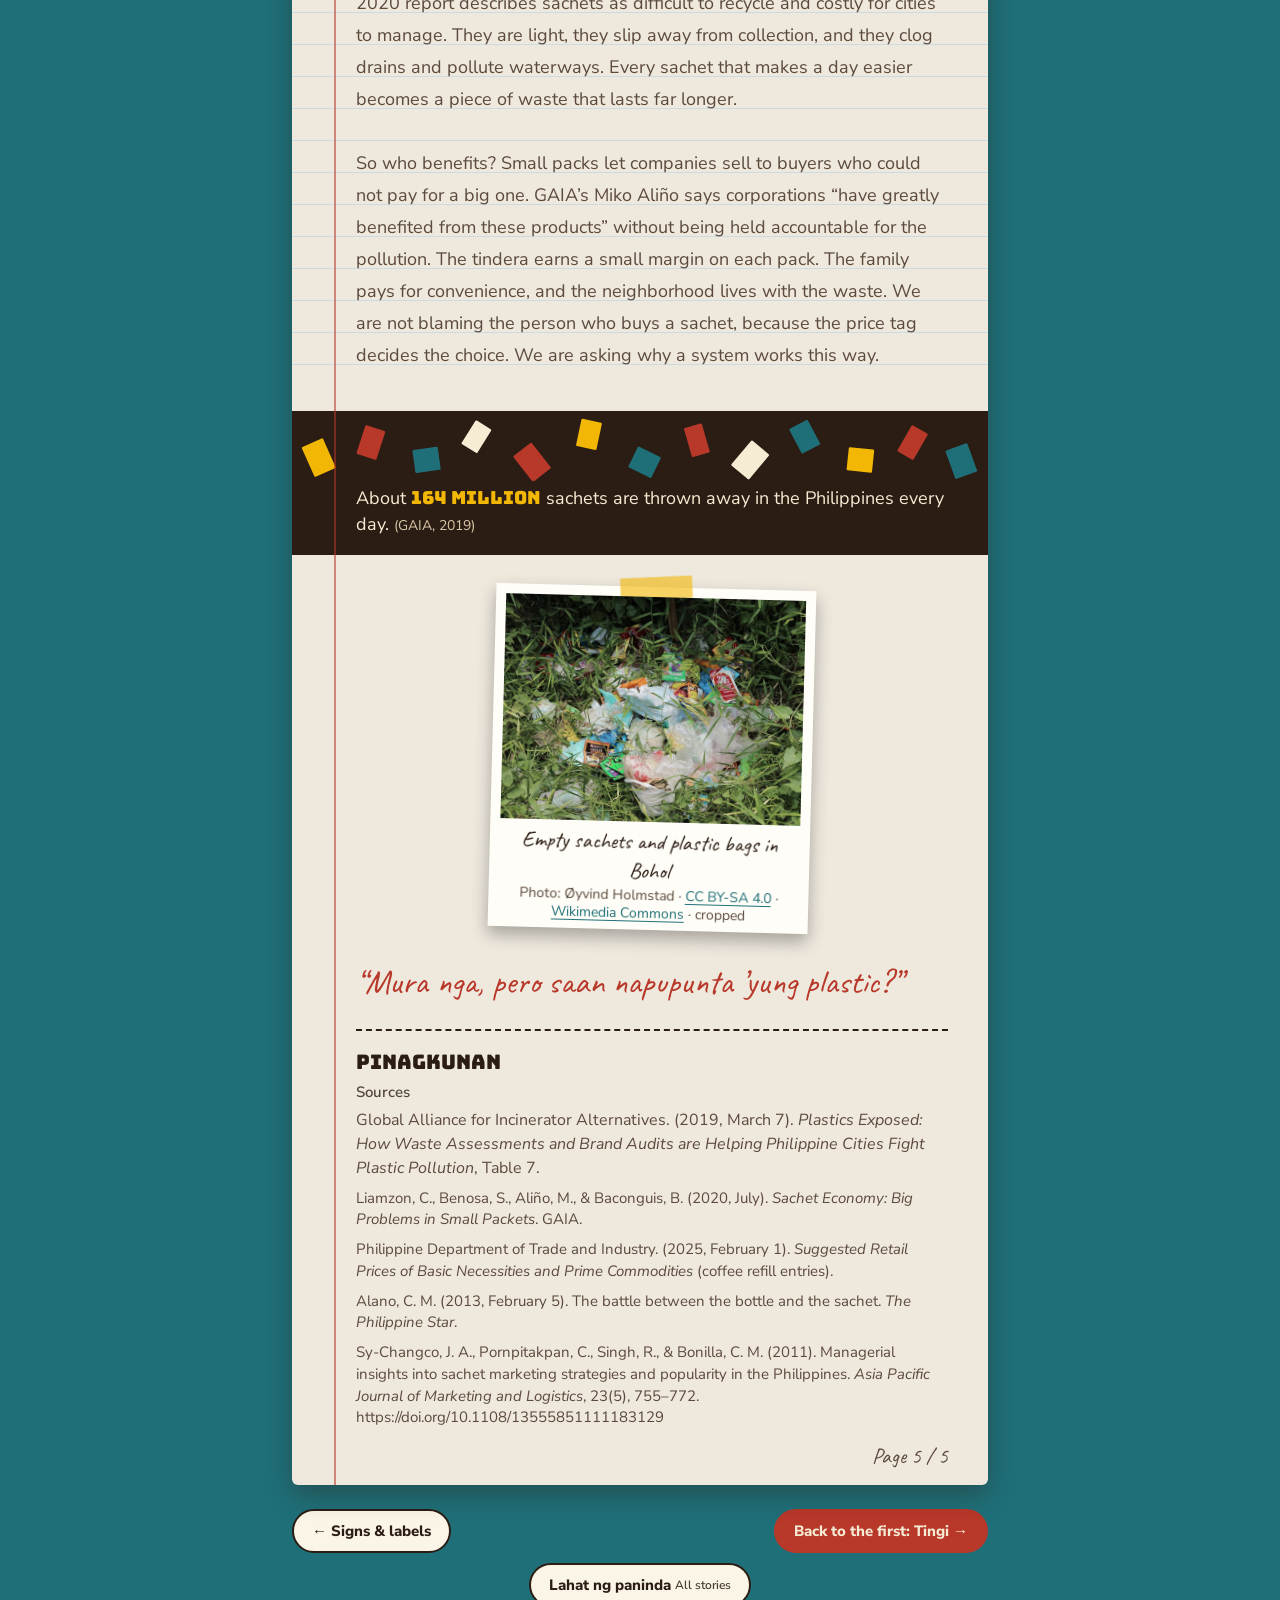
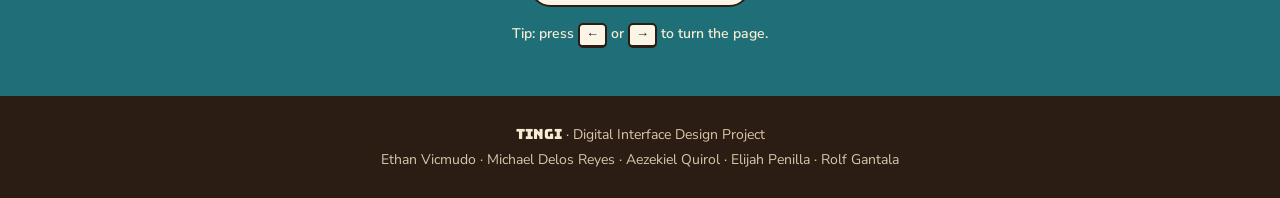
<file: kwento/sachet.html>
<!doctype html>
<html lang="en">
<head>
<meta charset="utf-8">
<meta name="viewport" content="width=device-width, initial-scale=1">
<title data-fil="Kwento: Ekonomiyang sachet — Tingi">Kwento: Sachet economy — Tingi</title>
<meta name="description" content="Affordable today, plastic waste for a long time after." data-fil-content="Abot-kaya ngayon, basurang plastik nang matagal pagkatapos.">
<link rel="preconnect" href="https://fonts.googleapis.com">
<link rel="preconnect" href="https://fonts.gstatic.com" crossorigin>
<link href="https://fonts.googleapis.com/css2?family=Bungee&family=Caveat:wght@600;700&family=Nunito+Sans:wght@400;600;700;800&display=swap" rel="stylesheet">
<link rel="stylesheet" href="../assets/css/style.css?v=202611223">
<script src="../assets/js/site.js?v=202611223"></script>
</head>
<body>
<a class="skip-link" href="#main"><span class="t-en">Skip to content</span><span class="t-fil" lang="fil">Lumaktaw sa nilalaman</span></a>

<header class="site-nav">
  <a class="brand" href="../index.html" aria-label="Tingi home" data-fil-aria-label="Tingi, balik sa tindahan">
    <span class="brand-mark" aria-hidden="true">T</span>
    <span class="brand-name">Tingi</span>
  </a>
  <nav aria-label="Main" data-fil-aria-label="Pangunahing menu">
    <ul lang="fil">
      <li><a href="../index.html">Tindahan<span class="gloss t-en" lang="en">Store</span></a></li>
      <li><a href="../paninda.html">Paninda<span class="gloss t-en" lang="en">Stories</span></a></li>
      <li><a href="../tungkol.html">Tungkol<span class="gloss t-en" lang="en">About</span></a></li>
      <li><a href="../pabili.html" class="nav-pabili">Pabili!<span class="gloss t-en" lang="en">Contact</span></a></li>
    </ul>
  </nav>
</header>

<main id="main" class="page page--story">
  <nav class="crumbs" aria-label="Breadcrumb" data-fil-aria-label="Kinaroroonan">
    <ol>
      <li><a href="../paninda.html" lang="fil">Paninda</a></li>
      <li><span aria-current="page"><span class="t-en">Sachet economy</span><span class="t-fil" lang="fil">Ekonomiyang sachet</span></span></li>
    </ol>
  </nav>

  <article class="kwento kwento--sachet" data-story="sachet">
    <header class="story-head">
      <div class="story-art" aria-hidden="true"><svg viewBox="0 0 80 80" aria-hidden="true"><g stroke="#2B1D14" stroke-width="2.5"><rect x="8" y="34" width="24" height="38" rx="2" fill="#F2B705" transform="rotate(-12 20 53)"/><rect x="28" y="28" width="24" height="44" rx="2" fill="#B8382A"/><rect x="48" y="34" width="24" height="38" rx="2" fill="#1F6F78" transform="rotate(10 60 53)"/></g><path d="M18 18c6-8 14-8 20 0s14 8 20 0" fill="none" stroke="#2B1D14" stroke-width="2.5" stroke-linecap="round"/></svg></div>
      <div>
        <h1 class="story-title"><span class="t-en">Sachet economy</span><span class="t-fil" lang="fil">Ekonomi&shy;yang sachet</span></h1>
        <p class="story-critique"><span class="t-en">Critique</span><span class="t-fil" lang="fil">Kritika</span></p>
      </div>
    </header>

    <div class="kwento-lines">
      <p class="story-lead"><span class="t-en">Affordable today, plastic waste for a long time after.</span><span class="t-fil" lang="fil">Abot-kaya ngayon, basurang plastik nang matagal pagkatapos.</span></p>
      <p class="story-body"><span class="t-en">Small packs make goods affordable today, but the bigger pack can cost less per unit, and every sachet becomes plastic waste.</span><span class="t-fil" lang="fil">Abot-kaya ang maliliit na pakete ngayon, pero minsan mas mura bawat yunit ang mas malaki, at nagiging basurang plastik ang bawat sachet.</span></p>
      <h2 class="kwento-subhead" lang="fil">Ang sasagutin ng kwentong ito<span class="gloss gloss--block t-en" lang="en">What this story answers</span></h2>
      <ul class="kwento-asks">
        <li><span class="t-en">Does a sachet really cost more per gram than a bigger pack?</span><span class="t-fil" lang="fil">Talaga bang mas mahal bawat gramo ang sachet kaysa sa mas malaking pakete?</span></li>
        <li><span class="t-en">Where do the empty sachets end up?</span><span class="t-fil" lang="fil">Saan napupunta ang mga gamit nang sachet?</span></li>
        <li><span class="t-en">Who profits most from selling in small packs?</span><span class="t-fil" lang="fil">Sino ang pinakakumikita sa pagbebenta nang maliliit na pakete?</span></li>
      </ul>
      <p class="story-body"><span class="t-en">Walk along a sari-sari store and you will see them hanging in strips: shampoo, coffee, detergent, soy sauce, all in sachets small enough to buy with a few coins. Sachets are what make a product affordable <em>today</em>.</span><span class="t-fil" lang="fil">Maglakad sa harap ng sari-sari store at makikita mo silang nakasabit nang hanay-hanay: shampoo, kape, sabong panlaba, toyo, lahat nasa sachet na kayang bilhin ng ilang barya. Dahil sa sachet, abot-kaya ang isang produkto <em>ngayon</em>.</span></p>
      <p class="story-body"><span class="t-en">Does a small pack cost more for the same amount? The evidence is mixed. A P&amp;G executive interviewed for a 2011 study said, “The bigger the size, the lower the price per unit, but then the tradeoff is it would be more expensive in terms of cash outlay.” In a 2025 government price bulletin, a 25 g coffee refill cost ₱21.60 and a 50 g refill ₱42.20: about ₱0.86 a gram against ₱0.84. But a 2013 newspaper column found six 10 ml shampoo sachets (60 ml) at ₱29.25 while the 670 ml bottle cost ₱378, which makes the sachets the cheaper ones per milliliter (about ₱0.49 against ₱0.56). So a sachet is not always the worse deal per gram. It is the deal a family with a few coins can afford.</span><span class="t-fil" lang="fil">Mas mahal ba ang maliit na pakete para sa parehong dami? Halo-halo ang ebidensya. Sinabi ng isang executive ng P&amp;G na nakapanayam sa isang pag-aaral noong 2011, “The bigger the size, the lower the price per unit, but then the tradeoff is it would be more expensive in terms of cash outlay.” Sa isang price bulletin ng gobyerno noong 2025, ₱21.60 ang 25 g na coffee refill at ₱42.20 ang 50 g: mga ₱0.86 bawat gramo laban sa ₱0.84. Pero sa isang kolum sa diyaryo noong 2013, ₱29.25 ang anim na 10 ml na sachet ng shampoo (60 ml) habang ₱378 ang 670 ml na bote, kaya mas mura pa ang mga sachet bawat mililitro (mga ₱0.49 laban sa ₱0.56). Kaya hindi palaging mas lugi ang sachet bawat gramo. Ito ang kayang bilhin ng pamilyang may ilang barya lang.</span></p>
    </div>

    <figure class="per-gram">
      <div class="pg-pair">
        <ul class="pg-tags">
          <li class="pg-tag pg-tag--small"><span class="pg-item"><span class="t-en">Coffee refill</span><span class="t-fil" lang="fil">Kape (refill)</span></span><span class="pg-size">25 g</span><span class="pg-price">₱21.60</span><span class="pg-unit">₱0.86 / g</span></li>
          <li class="pg-tag"><span class="pg-item"><span class="t-en">Coffee refill</span><span class="t-fil" lang="fil">Kape (refill)</span></span><span class="pg-size">50 g</span><span class="pg-price">₱42.20</span><span class="pg-unit">₱0.84 / g</span></li>
        </ul>
        <ul class="pg-tags">
          <li class="pg-tag pg-tag--small"><span class="pg-item"><span class="t-en">Shampoo sachets</span><span class="t-fil" lang="fil">Shampoo (sachet)</span></span><span class="pg-size">6 × 10 ml</span><span class="pg-price">₱29.25</span><span class="pg-unit">₱0.49 / ml</span></li>
          <li class="pg-tag"><span class="pg-item"><span class="t-en">Shampoo bottle</span><span class="t-fil" lang="fil">Shampoo (bote)</span></span><span class="pg-size">670 ml</span><span class="pg-price">₱378</span><span class="pg-unit">₱0.56 / ml</span></li>
        </ul>
      </div>
      <figcaption class="pg-caption"><span class="t-en">Per gram, the sachet is not always the worse deal: the coffee costs about the same, and the shampoo sachets were cheaper per milliliter. (DTI price bulletin, 2025; <em>The Philippine Star</em>, 2013)</span><span class="t-fil" lang="fil">Bawat gramo, hindi palaging mas lugi ang sachet: halos pareho ang presyo ng kape, at mas mura pa bawat mililitro ang mga sachet ng shampoo. (DTI price bulletin, 2025; <em>The Philippine Star</em>, 2013)</span></figcaption>
    </figure>

    <div class="kwento-lines">
      <p class="story-body"><span class="t-en">Then there is what is left behind. GAIA, an environmental network, estimated in 2019 that Filipinos throw away about 164 million sachets a day, close to 60 billion a year, based on household waste audits. GAIA’s 2020 report describes sachets as difficult to recycle and costly for cities to manage. They are light, they slip away from collection, and they clog drains and pollute waterways. Every sachet that makes a day easier becomes a piece of waste that lasts far longer.</span><span class="t-fil" lang="fil">Nariyan din ang naiiwan. Tinantya ng GAIA, isang pangkalikasang network, noong 2019 na mga 164 milyong sachet ang itinatapon ng mga Pilipino araw-araw, halos 60 bilyon bawat taon, batay sa mga waste audit ng mga tahanan. Inilalarawan ng ulat ng GAIA noong 2020 ang mga sachet bilang mahirap i-recycle at magastos pangasiwaan ng mga lungsod. Magaan ang mga ito, nakakatakas sa koleksyon, bumabara sa mga kanal at nagpaparumi sa mga daluyan ng tubig. Bawat sachet na nagpapagaan sa isang araw ay nagiging basurang mas matagal na nananatili.</span></p>
      <p class="story-body"><span class="t-en">So who benefits? Small packs let companies sell to buyers who could not pay for a big one. GAIA’s Miko Aliño says corporations “have greatly benefited from these products” without being held accountable for the pollution. The tindera earns a small margin on each pack. The family pays for convenience, and the neighborhood lives with the waste. We are not blaming the person who buys a sachet, because the price tag decides the choice. We are asking why a system works this way.</span><span class="t-fil" lang="fil">Kaya sino ang nakikinabang? Dahil sa maliliit na pakete, nakakapagbenta ang mga kompanya sa mga mamimiling hindi kayang bumili ng malaki. Sinabi ni Miko Aliño ng GAIA na ang mga korporasyon ay “have greatly benefited from these products” nang hindi pinananagot sa polusyon. Kumikita nang kaunti ang tindera sa bawat pakete. Nagbabayad ang pamilya para sa kaginhawaan, at ang kapitbahayan ang namumuhay kasama ng basura. Hindi namin sinisisi ang taong bumibili ng sachet, dahil ang presyo ang nagpapasya ng pagpili. Itinatanong namin kung bakit ganito tumatakbo ang sistema.</span></p>
    </div>

    <div class="litter">
      <svg class="litter-art" viewBox="0 0 600 70" preserveAspectRatio="xMidYMid slice" aria-hidden="true"><g stroke="#2B1D14" stroke-width="2"><rect x="12" y="30" width="22" height="30" rx="2" fill="#F2B705" transform="rotate(-24 23 45)"/><rect x="58" y="18" width="20" height="28" rx="2" fill="#B8382A" transform="rotate(18 68 32)"/><rect x="104" y="36" width="24" height="22" rx="2" fill="#1F6F78" transform="rotate(-8 116 47)"/><rect x="150" y="14" width="18" height="26" rx="2" fill="#F6EBD3" transform="rotate(32 159 27)"/><rect x="196" y="34" width="22" height="30" rx="2" fill="#B8382A" transform="rotate(-38 207 49)"/><rect x="246" y="12" width="20" height="26" rx="2" fill="#F2B705" transform="rotate(12 256 25)"/><rect x="292" y="38" width="24" height="22" rx="2" fill="#1F6F78" transform="rotate(26 304 49)"/><rect x="340" y="16" width="18" height="28" rx="2" fill="#B8382A" transform="rotate(-16 349 30)"/><rect x="384" y="32" width="22" height="30" rx="2" fill="#F6EBD3" transform="rotate(40 395 47)"/><rect x="432" y="14" width="20" height="26" rx="2" fill="#1F6F78" transform="rotate(-28 442 27)"/><rect x="478" y="36" width="24" height="22" rx="2" fill="#F2B705" transform="rotate(6 490 47)"/><rect x="526" y="18" width="18" height="28" rx="2" fill="#B8382A" transform="rotate(30 535 32)"/><rect x="566" y="34" width="22" height="28" rx="2" fill="#1F6F78" transform="rotate(-20 577 48)"/></g></svg>
      <p class="litter-text"><span class="t-en">About <strong>164 million</strong> sachets are thrown away in the Philippines every day.</span><span class="t-fil" lang="fil">Mga <strong>164 milyong</strong> sachet ang itinatapon sa Pilipinas araw-araw.</span> <span class="litter-source">(GAIA, 2019)</span></p>
    </div>

    <figure class="photo photo--story">
      <div class="photo-slot has-photo"><img src="../assets/img/fieldwork/story-sachet.jpg" alt="Flattened, brightly colored single-use packets lie tangled with clear plastic bags in grass in Bohol." data-fil-alt="Mga pinatag at matitingkad na single-use na pakete na nakasalabid sa malilinaw na plastic bag sa damuhan sa Bohol." width="1200" height="900" loading="lazy" decoding="async"></div>
      <figcaption class="photo-caption"><span class="t-en">Empty sachets and plastic bags in Bohol</span><span class="t-fil" lang="fil">Mga gamit nang sachet at plastic bag sa Bohol</span><span class="photo-credit"><span class="t-en">Photo:</span><span class="t-fil" lang="fil">Litrato:</span> Øyvind Holmstad · <a href="https://creativecommons.org/licenses/by-sa/4.0/">CC BY-SA 4.0</a> · <a href="https://commons.wikimedia.org/wiki/File:Plastic_garbge_in_Bohol_2017.jpg">Wikimedia Commons</a> · cropped</span></figcaption>
    </figure>

    <p class="kwento-quote" lang="fil">“Mura nga, pero saan napupunta ’yung plastic?”</p>

    <section class="kwento-sources" aria-labelledby="sources-heading">
      <h2 id="sources-heading" lang="fil">Pinagkunan<span class="gloss gloss--block t-en" lang="en">Sources</span></h2>
      <p>Global Alliance for Incinerator Alternatives. (2019, March 7). <em>Plastics Exposed: How Waste Assessments and Brand Audits are Helping Philippine Cities Fight Plastic Pollution</em>, Table 7.</p>
      <p>Liamzon, C., Benosa, S., Aliño, M., &amp; Baconguis, B. (2020, July). <em>Sachet Economy: Big Problems in Small Packets</em>. GAIA.</p>
      <p>Philippine Department of Trade and Industry. (2025, February 1). <em>Suggested Retail Prices of Basic Necessities and Prime Commodities</em> (coffee refill entries).</p>
      <p>Alano, C. M. (2013, February 5). The battle between the bottle and the sachet. <em>The Philippine Star</em>.</p>
      <p>Sy-Changco, J. A., Pornpitakpan, C., Singh, R., &amp; Bonilla, C. M. (2011). Managerial insights into sachet marketing strategies and popularity in the Philippines. <em>Asia Pacific Journal of Marketing and Logistics</em>, 23(5), 755–772. https://doi.org/10.1108/13555851111183129</p>
    </section>

    <p class="kwento-page-no"><span class="t-en">Page 5 / 5</span><span class="t-fil" lang="fil">Pahina 5 / 5</span></p>
  </article>

  <nav class="kwento-nav" aria-label="Other stories" data-fil-aria-label="Iba pang kwento">
    <a class="story-step story-step--prev" href="signs.html" data-step="prev" aria-keyshortcuts="ArrowLeft"><span class="visually-hidden"><span class="t-en">Previous story: </span><span class="t-fil" lang="fil">Naunang kwento: </span></span><span class="t-en">←&nbsp;Signs &amp; labels</span><span class="t-fil" lang="fil">←&nbsp;Mga karatula</span></a>
    <a class="story-step story-step--next" href="tingi.html" data-step="next" aria-keyshortcuts="ArrowRight"><span class="visually-hidden"><span class="t-en">Next story: </span><span class="t-fil" lang="fil">Susunod na kwento: </span></span><span class="t-en">Back to the first: Tingi&nbsp;→</span><span class="t-fil" lang="fil">Balik sa una: Tingi&nbsp;→</span></a>
    <a class="story-step story-step--all" href="../paninda.html" lang="fil">Lahat ng paninda<span class="gloss t-en" lang="en">All stories</span></a>
  </nav>
  <p class="key-hint" aria-hidden="true"><span class="t-en">Tip: press <kbd>←</kbd> or <kbd>→</kbd> to turn the page.</span><span class="t-fil" lang="fil">Tip: pindutin ang <kbd>←</kbd> o <kbd>→</kbd> para lumipat ng pahina.</span></p>
</main>

<footer class="site-footer">
  <p><strong>Tingi</strong> · Digital Interface Design Project</p>
  <p>Ethan Vicmudo · Michael Delos Reyes · Aezekiel Quirol · Elijah Penilla · Rolf Gantala</p>
</footer>
<script src="../assets/js/kwento.js?v=202611223"></script>
</body>
</html>
</file>
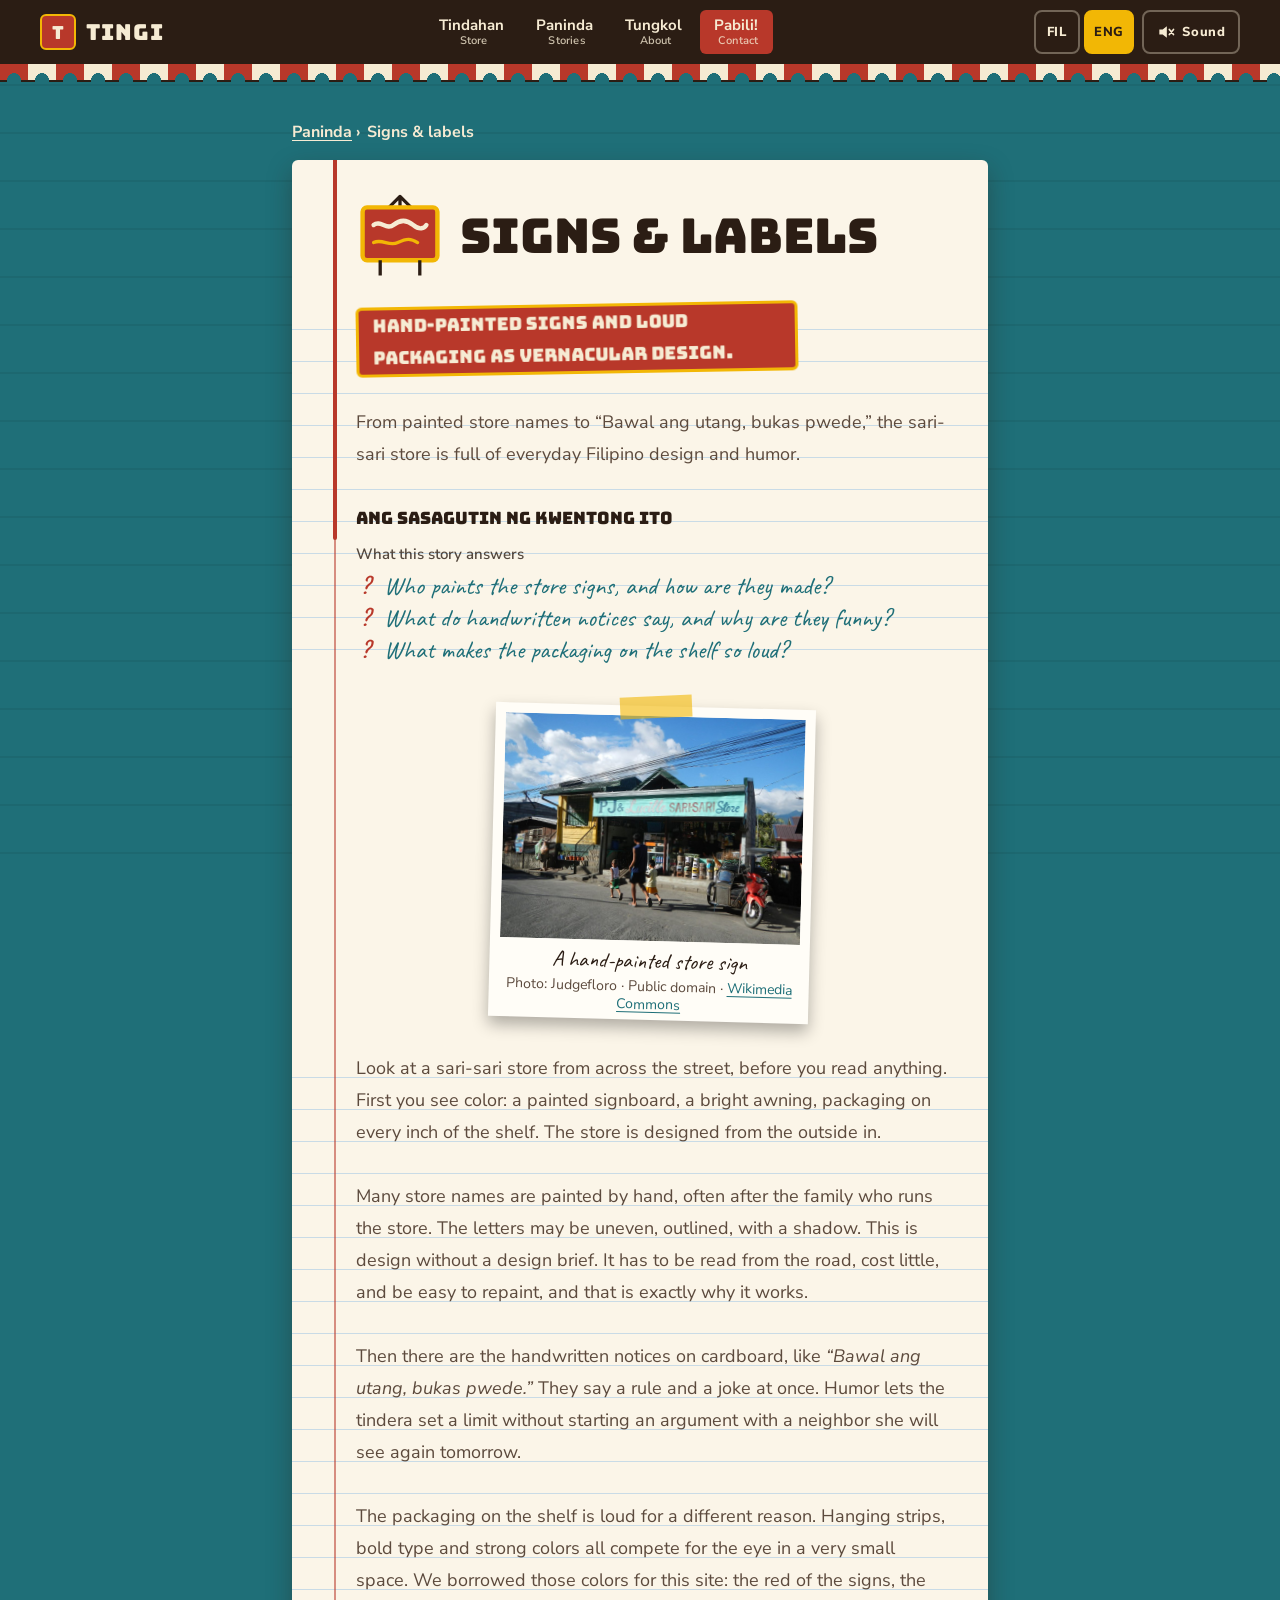
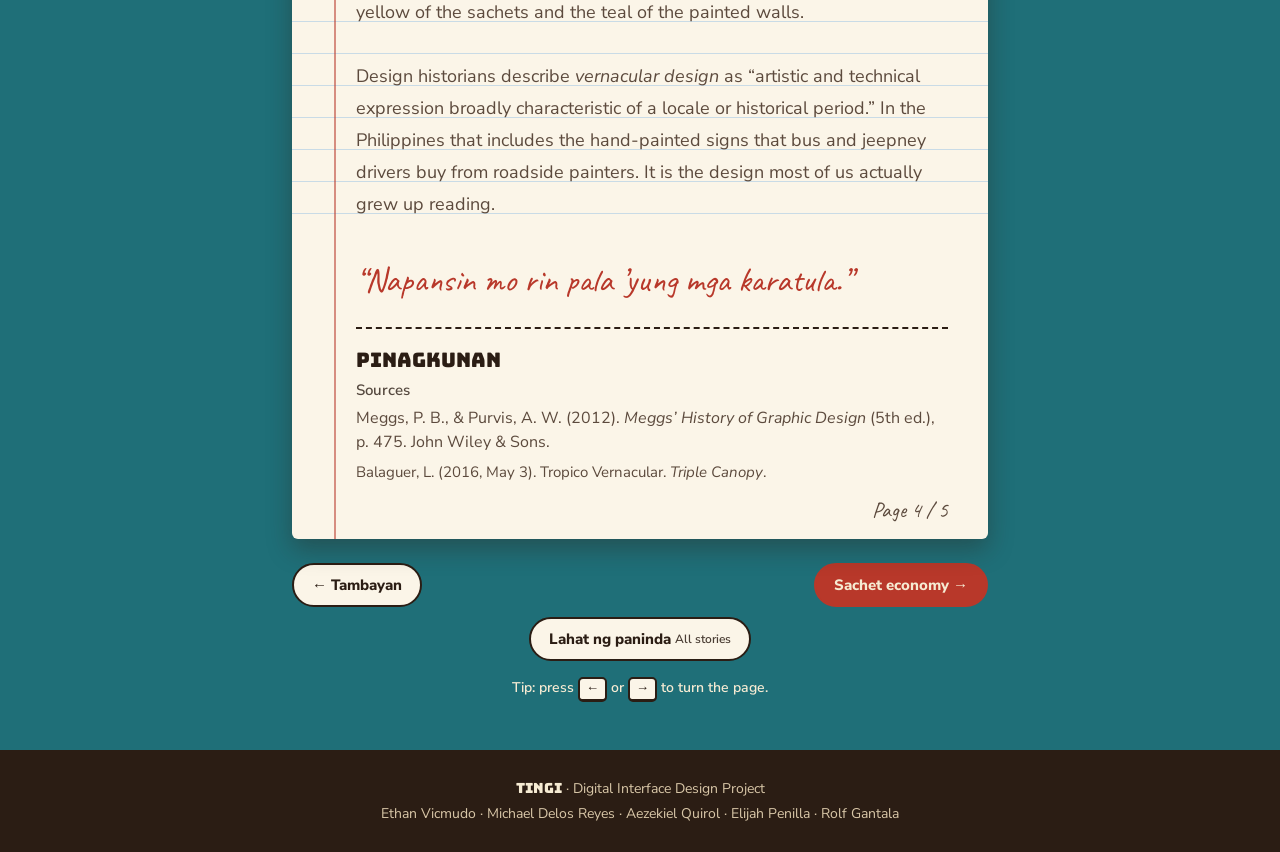
<file: kwento/signs.html>
<!doctype html>
<html lang="en">
<head>
<meta charset="utf-8">
<meta name="viewport" content="width=device-width, initial-scale=1">
<title data-fil="Kwento: Mga karatula — Tingi">Kwento: Signs &amp; labels — Tingi</title>
<meta name="description" content="Hand-painted signs and loud packaging as vernacular design." data-fil-content="Mga karatulang pininta sa kamay at matitingkad na pakete bilang disenyong bernakular.">
<link rel="preconnect" href="https://fonts.googleapis.com">
<link rel="preconnect" href="https://fonts.gstatic.com" crossorigin>
<link href="https://fonts.googleapis.com/css2?family=Bungee&family=Caveat:wght@600;700&family=Nunito+Sans:wght@400;600;700;800&display=swap" rel="stylesheet">
<link rel="stylesheet" href="../assets/css/style.css?v=202611223">
<script src="../assets/js/site.js?v=202611223"></script>
</head>
<body>
<a class="skip-link" href="#main"><span class="t-en">Skip to content</span><span class="t-fil" lang="fil">Lumaktaw sa nilalaman</span></a>

<header class="site-nav">
  <a class="brand" href="../index.html" aria-label="Tingi home" data-fil-aria-label="Tingi, balik sa tindahan">
    <span class="brand-mark" aria-hidden="true">T</span>
    <span class="brand-name">Tingi</span>
  </a>
  <nav aria-label="Main" data-fil-aria-label="Pangunahing menu">
    <ul lang="fil">
      <li><a href="../index.html">Tindahan<span class="gloss t-en" lang="en">Store</span></a></li>
      <li><a href="../paninda.html">Paninda<span class="gloss t-en" lang="en">Stories</span></a></li>
      <li><a href="../tungkol.html">Tungkol<span class="gloss t-en" lang="en">About</span></a></li>
      <li><a href="../pabili.html" class="nav-pabili">Pabili!<span class="gloss t-en" lang="en">Contact</span></a></li>
    </ul>
  </nav>
</header>

<main id="main" class="page page--story">
  <nav class="crumbs" aria-label="Breadcrumb" data-fil-aria-label="Kinaroroonan">
    <ol>
      <li><a href="../paninda.html" lang="fil">Paninda</a></li>
      <li><span aria-current="page"><span class="t-en">Signs &amp; labels</span><span class="t-fil" lang="fil">Mga karatula</span></span></li>
    </ol>
  </nav>

  <article class="kwento kwento--signs" data-story="signs">
    <header class="story-head">
      <div class="story-art" aria-hidden="true"><svg viewBox="0 0 80 80" aria-hidden="true"><path d="M40 4v10M30 14l10-10 10 10" fill="none" stroke="#2B1D14" stroke-width="3" stroke-linecap="round" stroke-linejoin="round"/><rect x="6" y="14" width="68" height="48" rx="4" fill="#B8382A" stroke="#F2B705" stroke-width="4"/><path d="M16 30c6-5 12 5 18 0s12-5 18 0 10 3 12 0" fill="none" stroke="#F6EBD3" stroke-width="4" stroke-linecap="round"/><path d="M16 46c8-4 14 4 22 0s12-4 18 0" fill="none" stroke="#F2B705" stroke-width="3" stroke-linecap="round"/><path d="M22 62v14M58 62v14" stroke="#2B1D14" stroke-width="3"/></svg></div>
      <div>
        <h1 class="story-title"><span class="t-en">Signs &amp; labels</span><span class="t-fil" lang="fil">Mga karatula</span></h1>
      </div>
    </header>

    <div class="kwento-lines">
      <p class="story-lead"><span class="t-en">Hand-painted signs and loud packaging as vernacular design.</span><span class="t-fil" lang="fil">Mga karatulang pininta sa kamay at matitingkad na pakete bilang disenyong bernakular.</span></p>
      <p class="story-body"><span class="t-en">From painted store names to “Bawal ang utang, bukas pwede,” the sari-sari store is full of everyday Filipino design and humor.</span><span class="t-fil" lang="fil">Mula sa pinintang pangalan ng tindahan hanggang sa “Bawal ang utang, bukas pwede,” puno ang sari-sari store ng pang-araw-araw na disenyo at biro ng mga Pilipino.</span></p>
      <h2 class="kwento-subhead" lang="fil">Ang sasagutin ng kwentong ito<span class="gloss gloss--block t-en" lang="en">What this story answers</span></h2>
      <ul class="kwento-asks">
        <li><span class="t-en">Who paints the store signs, and how are they made?</span><span class="t-fil" lang="fil">Sino ang nagpipinta ng mga karatula ng tindahan, at paano ito ginagawa?</span></li>
        <li><span class="t-en">What do handwritten notices say, and why are they funny?</span><span class="t-fil" lang="fil">Ano ang sinasabi ng mga sulat-kamay na paalala, at bakit nakakatawa ang mga ito?</span></li>
        <li><span class="t-en">What makes the packaging on the shelf so loud?</span><span class="t-fil" lang="fil">Bakit napakatingkad ng mga pakete sa istante?</span></li>
      </ul>
    </div>

    <figure class="photo photo--story">
      <div class="photo-slot has-photo"><img src="../assets/img/fieldwork/story-signs.jpg" alt="A pale green sign above an open shop reads “PJ &amp; Lucille SARI-SARI Store” in hand-painted letters of different colors and styles, while three children walk by." data-fil-alt="Isang maputlang berdeng karatula sa itaas ng bukas na tindahan na may nakasulat na “PJ &amp; Lucille SARI-SARI Store” sa mga letrang pininta sa kamay na iba-iba ang kulay at istilo, habang dumaraan ang tatlong bata." width="1200" height="900" loading="lazy" decoding="async"></div>
      <figcaption class="photo-caption"><span class="t-en">A hand-painted store sign</span><span class="t-fil" lang="fil">Isang karatula ng tindahan na pininta sa kamay</span><span class="photo-credit"><span class="t-en">Photo:</span><span class="t-fil" lang="fil">Litrato:</span> Judgefloro · Public domain · <a href="https://commons.wikimedia.org/wiki/File:0585jfBalon_Poblacion_Welcome_Halls_Mariveles_Bataanfvf_10.JPG">Wikimedia Commons</a></span></figcaption>
    </figure>

    <div class="kwento-lines">
      <p class="story-body"><span class="t-en">Look at a sari-sari store from across the street, before you read anything. First you see color: a painted signboard, a bright awning, packaging on every inch of the shelf. The store is designed from the outside in.</span><span class="t-fil" lang="fil">Tingnan ang isang sari-sari store mula sa kabilang kalye, bago ka magbasa ng kahit ano. Kulay muna ang makikita mo: pinintang karatula, matingkad na bubong, mga pakete sa bawat pulgada ng istante. Dinisenyo ang tindahan mula sa labas papasok.</span></p>
      <p class="story-body"><span class="t-en">Many store names are painted by hand, often after the family who runs the store. The letters may be uneven, outlined, with a shadow. This is design without a design brief. It has to be read from the road, cost little, and be easy to repaint, and that is exactly why it works.</span><span class="t-fil" lang="fil">Maraming pangalan ng tindahan ang pininta sa kamay, kadalasan ay ipinangalan sa pamilyang nagpapatakbo nito. Puwedeng hindi pantay ang mga letra, may balangkas, may anino. Disenyo ito na walang design brief. Kailangan itong mabasa mula sa kalsada, mura, at madaling pintahan muli, at iyon mismo ang dahilan kung bakit ito epektibo.</span></p>
      <p class="story-body"><span class="t-en">Then there are the handwritten notices on cardboard, like <em>“Bawal ang utang, bukas pwede.”</em> They say a rule and a joke at once. Humor lets the tindera set a limit without starting an argument with a neighbor she will see again tomorrow.</span><span class="t-fil" lang="fil">Nariyan din ang mga sulat-kamay na paalala sa karton, tulad ng <em>“Bawal ang utang, bukas pwede.”</em> Nagsasabi ang mga ito ng patakaran at biro nang sabay. Sa pamamagitan ng biro, nakakapagtakda ang tindera ng hangganan nang hindi nakikipagtalo sa kapitbahay na makikita niya ulit bukas.</span></p>
      <p class="story-body"><span class="t-en">The packaging on the shelf is loud for a different reason. Hanging strips, bold type and strong colors all compete for the eye in a very small space. We borrowed those colors for this site: the red of the signs, the yellow of the sachets and the teal of the painted walls.</span><span class="t-fil" lang="fil">Iba ang dahilan kung bakit matingkad ang mga pakete sa istante. Nag-aagawan sa paningin ang mga nakasabit na hanay, malalaking letra at matitingkad na kulay sa napakaliit na espasyo. Hiniram namin ang mga kulay na iyon para sa site na ito: ang pula ng mga karatula, ang dilaw ng mga sachet at ang teal ng mga pinintang pader.</span></p>
      <p class="story-body"><span class="t-en">Design historians describe <em>vernacular design</em> as “artistic and technical expression broadly characteristic of a locale or historical period.” In the Philippines that includes the hand-painted signs that bus and jeepney drivers buy from roadside painters. It is the design most of us actually grew up reading.</span><span class="t-fil" lang="fil">Inilalarawan ng mga historyador ng disenyo ang <em>vernacular design</em> bilang “artistic and technical expression broadly characteristic of a locale or historical period.” Sa Pilipinas, kasama rito ang mga karatulang pininta sa kamay na binibili ng mga drayber ng bus at jeepney sa mga pintor sa tabing-daan. Ito ang disenyong talagang kinalakihan nating basahin.</span></p>
    </div>


    <p class="kwento-quote" lang="fil">“Napansin mo rin pala ’yung mga karatula.”</p>

    <section class="kwento-sources" aria-labelledby="sources-heading">
      <h2 id="sources-heading" lang="fil">Pinagkunan<span class="gloss gloss--block t-en" lang="en">Sources</span></h2>
      <p>Meggs, P. B., &amp; Purvis, A. W. (2012). <em>Meggs’ History of Graphic Design</em> (5th ed.), p. 475. John Wiley &amp; Sons.</p>
      <p>Balaguer, L. (2016, May 3). Tropico Vernacular. <em>Triple Canopy</em>.</p>
    </section>

    <p class="kwento-page-no"><span class="t-en">Page 4 / 5</span><span class="t-fil" lang="fil">Pahina 4 / 5</span></p>
  </article>

  <nav class="kwento-nav" aria-label="Other stories" data-fil-aria-label="Iba pang kwento">
    <a class="story-step story-step--prev" href="tambayan.html" data-step="prev" aria-keyshortcuts="ArrowLeft"><span class="visually-hidden"><span class="t-en">Previous story: </span><span class="t-fil" lang="fil">Naunang kwento: </span></span>←&nbsp;Tambayan</a>
    <a class="story-step story-step--next" href="sachet.html" data-step="next" aria-keyshortcuts="ArrowRight"><span class="visually-hidden"><span class="t-en">Next story: </span><span class="t-fil" lang="fil">Susunod na kwento: </span></span><span class="t-en">Sachet economy&nbsp;→</span><span class="t-fil" lang="fil">Ekonomiyang sachet&nbsp;→</span></a>
    <a class="story-step story-step--all" href="../paninda.html" lang="fil">Lahat ng paninda<span class="gloss t-en" lang="en">All stories</span></a>
  </nav>
  <p class="key-hint" aria-hidden="true"><span class="t-en">Tip: press <kbd>←</kbd> or <kbd>→</kbd> to turn the page.</span><span class="t-fil" lang="fil">Tip: pindutin ang <kbd>←</kbd> o <kbd>→</kbd> para lumipat ng pahina.</span></p>
</main>

<footer class="site-footer">
  <p><strong>Tingi</strong> · Digital Interface Design Project</p>
  <p>Ethan Vicmudo · Michael Delos Reyes · Aezekiel Quirol · Elijah Penilla · Rolf Gantala</p>
</footer>
<script src="../assets/js/kwento.js?v=202611223"></script>
</body>
</html>
</file>
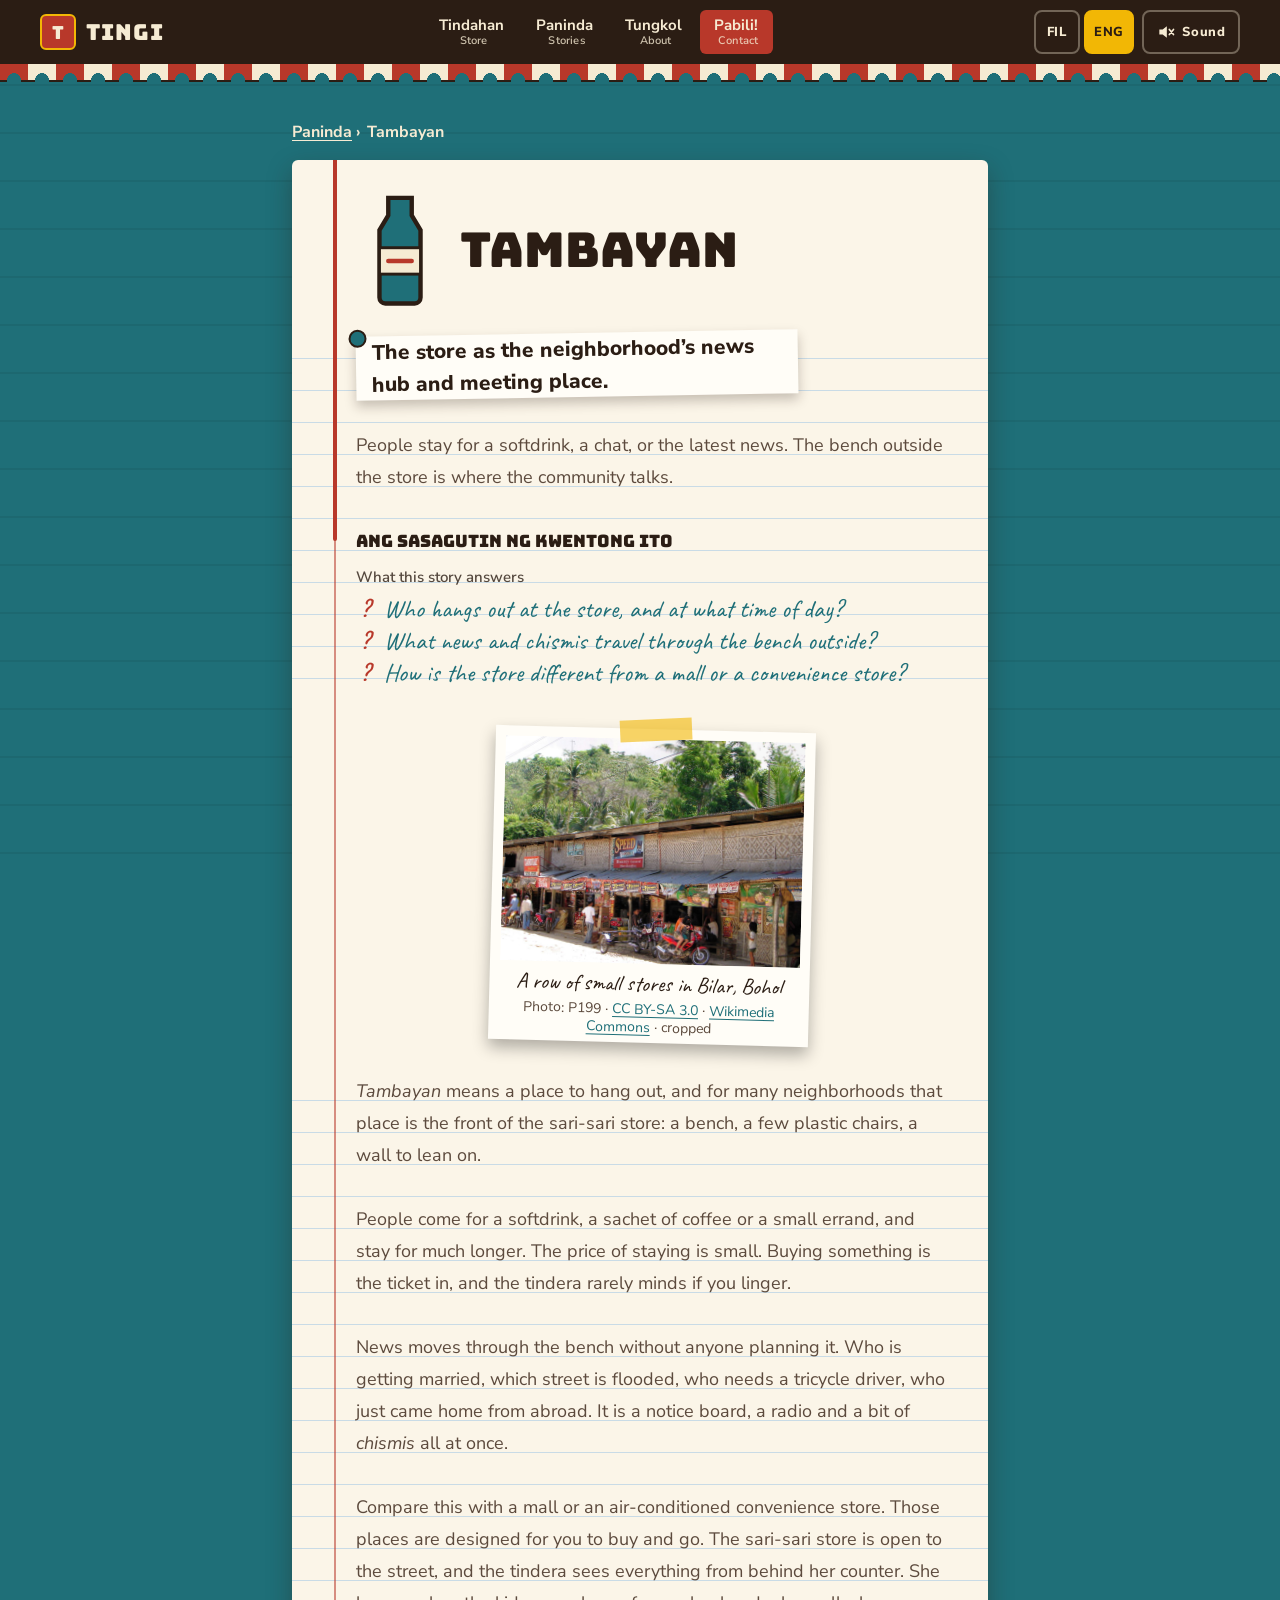
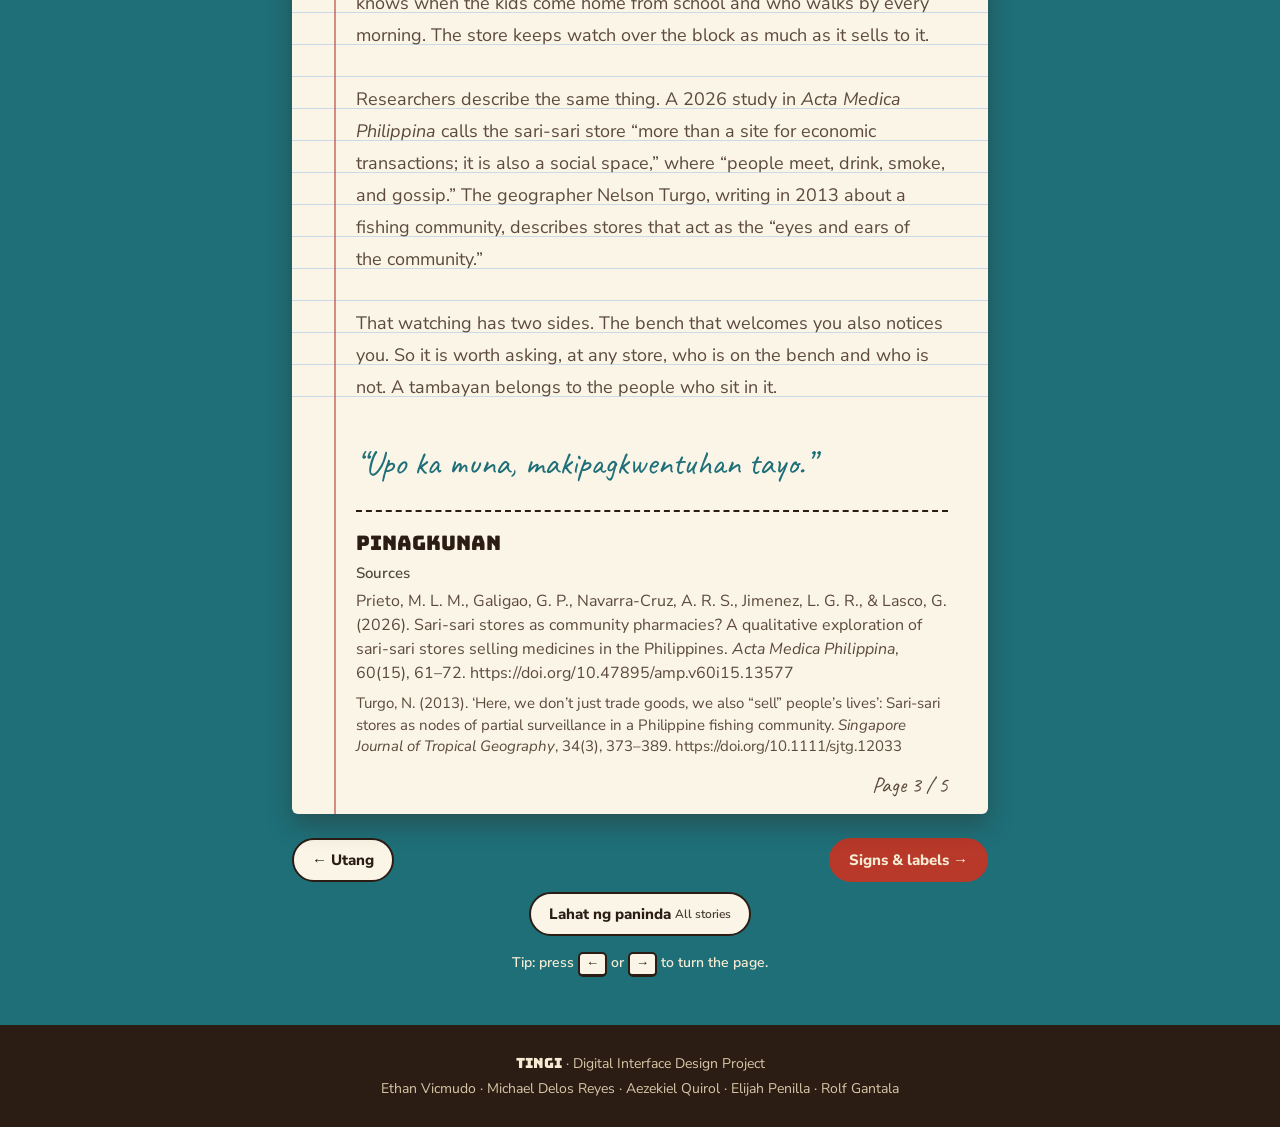
<file: kwento/tambayan.html>
<!doctype html>
<html lang="en">
<head>
<meta charset="utf-8">
<meta name="viewport" content="width=device-width, initial-scale=1">
<title data-fil="Kwento: Tambayan — Tingi">Kwento: Tambayan — Tingi</title>
<meta name="description" content="The store as the neighborhood’s news hub and meeting place." data-fil-content="Ang tindahan bilang sentro ng balita at tagpuan ng kapitbahayan.">
<link rel="preconnect" href="https://fonts.googleapis.com">
<link rel="preconnect" href="https://fonts.gstatic.com" crossorigin>
<link href="https://fonts.googleapis.com/css2?family=Bungee&family=Caveat:wght@600;700&family=Nunito+Sans:wght@400;600;700;800&display=swap" rel="stylesheet">
<link rel="stylesheet" href="../assets/css/style.css?v=202611223">
<script src="../assets/js/site.js?v=202611223"></script>
</head>
<body>
<a class="skip-link" href="#main"><span class="t-en">Skip to content</span><span class="t-fil" lang="fil">Lumaktaw sa nilalaman</span></a>

<header class="site-nav">
  <a class="brand" href="../index.html" aria-label="Tingi home" data-fil-aria-label="Tingi, balik sa tindahan">
    <span class="brand-mark" aria-hidden="true">T</span>
    <span class="brand-name">Tingi</span>
  </a>
  <nav aria-label="Main" data-fil-aria-label="Pangunahing menu">
    <ul lang="fil">
      <li><a href="../index.html">Tindahan<span class="gloss t-en" lang="en">Store</span></a></li>
      <li><a href="../paninda.html">Paninda<span class="gloss t-en" lang="en">Stories</span></a></li>
      <li><a href="../tungkol.html">Tungkol<span class="gloss t-en" lang="en">About</span></a></li>
      <li><a href="../pabili.html" class="nav-pabili">Pabili!<span class="gloss t-en" lang="en">Contact</span></a></li>
    </ul>
  </nav>
</header>

<main id="main" class="page page--story">
  <nav class="crumbs" aria-label="Breadcrumb" data-fil-aria-label="Kinaroroonan">
    <ol>
      <li><a href="../paninda.html" lang="fil">Paninda</a></li>
      <li><span aria-current="page">Tambayan</span></li>
    </ol>
  </nav>

  <article class="kwento kwento--tambayan" data-story="tambayan">
    <header class="story-head">
      <div class="story-art" aria-hidden="true"><svg viewBox="0 0 60 80" aria-hidden="true"><path d="M22 4h16v12l6 10v46a4 4 0 0 1-4 4H20a4 4 0 0 1-4-4V26l6-10z" fill="#1F6F78" stroke="#2B1D14" stroke-width="3"/><rect x="16" y="38" width="28" height="18" fill="#F6EBD3" stroke="#2B1D14" stroke-width="2"/><path d="M22 47h16" stroke="#B8382A" stroke-width="3" stroke-linecap="round"/></svg></div>
      <div>
        <h1 class="story-title">Tambayan</h1>
      </div>
    </header>

    <div class="kwento-lines">
      <p class="story-lead"><span class="t-en">The store as the neighborhood’s news hub and meeting place.</span><span class="t-fil" lang="fil">Ang tindahan bilang sentro ng balita at tagpuan ng kapitbahayan.</span></p>
      <p class="story-body"><span class="t-en">People stay for a softdrink, a chat, or the latest news. The bench outside the store is where the community talks.</span><span class="t-fil" lang="fil">Tumatambay ang mga tao para sa softdrinks, kwentuhan, o pinakabagong balita. Sa bangko sa labas ng tindahan nag-uusap ang komunidad.</span></p>
      <h2 class="kwento-subhead" lang="fil">Ang sasagutin ng kwentong ito<span class="gloss gloss--block t-en" lang="en">What this story answers</span></h2>
      <ul class="kwento-asks">
        <li><span class="t-en">Who hangs out at the store, and at what time of day?</span><span class="t-fil" lang="fil">Sino ang tumatambay sa tindahan, at anong oras?</span></li>
        <li><span class="t-en">What news and chismis travel through the bench outside?</span><span class="t-fil" lang="fil">Anong balita at chismis ang dumaraan sa bangko sa labas?</span></li>
        <li><span class="t-en">How is the store different from a mall or a convenience store?</span><span class="t-fil" lang="fil">Paano naiiba ang tindahan sa mall o sa convenience store?</span></li>
      </ul>
    </div>

    <figure class="photo photo--story">
      <div class="photo-slot has-photo"><img src="../assets/img/fieldwork/story-tambayan.jpg" alt="People stand and sit beside motorcycles outside a row of small stores with woven wall panels and colorful signs." data-fil-alt="Mga taong nakatayo at nakaupo sa tabi ng mga motorsiklo sa labas ng hanay ng maliliit na tindahang may habing dingding at makukulay na karatula." width="1200" height="900" loading="lazy" decoding="async"></div>
      <figcaption class="photo-caption"><span class="t-en">A row of small stores in Bilar, Bohol</span><span class="t-fil" lang="fil">Isang hanay ng maliliit na tindahan sa Bilar, Bohol</span><span class="photo-credit"><span class="t-en">Photo:</span><span class="t-fil" lang="fil">Litrato:</span> P199 · <a href="https://creativecommons.org/licenses/by-sa/3.0/">CC BY-SA 3.0</a> · <a href="https://commons.wikimedia.org/wiki/File:Bilar_Bohol_1.jpg">Wikimedia Commons</a> · cropped</span></figcaption>
    </figure>

    <div class="kwento-lines">
      <p class="story-body"><span class="t-en"><em>Tambayan</em> means a place to hang out, and for many neighborhoods that place is the front of the sari-sari store: a bench, a few plastic chairs, a wall to lean on.</span><span class="t-fil" lang="fil">Ang <em>tambayan</em> ay lugar na pinagtatambayan, at para sa maraming kapitbahayan, iyon ang harapan ng sari-sari store: isang bangko, ilang plastik na upuan, isang pader na masasandalan.</span></p>
      <p class="story-body"><span class="t-en">People come for a softdrink, a sachet of coffee or a small errand, and stay for much longer. The price of staying is small. Buying something is the ticket in, and the tindera rarely minds if you linger.</span><span class="t-fil" lang="fil">Pumupunta ang mga tao para sa softdrinks, isang sachet ng kape o maliit na utos, at nagtatagal nang higit pa roon. Maliit ang bayad sa pagtambay. Ang pagbili ang tiket papasok, at bihirang mainis ang tindera kung magtagal ka.</span></p>
      <p class="story-body"><span class="t-en">News moves through the bench without anyone planning it. Who is getting married, which street is flooded, who needs a tricycle driver, who just came home from abroad. It is a notice board, a radio and a bit of <em>chismis</em> all at once.</span><span class="t-fil" lang="fil">Kumakalat ang balita sa bangko nang walang nagpaplano. Sino ang ikakasal, aling kalye ang baha, sino ang nangangailangan ng tricycle driver, sino ang kauuwi lang galing abroad. Notice board, radyo at kaunting <em>chismis</em> ito nang sabay-sabay.</span></p>
      <p class="story-body"><span class="t-en">Compare this with a mall or an air-conditioned convenience store. Those places are designed for you to buy and go. The sari-sari store is open to the street, and the tindera sees everything from behind her counter. She knows when the kids come home from school and who walks by every morning. The store keeps watch over the block as much as it sells to it.</span><span class="t-fil" lang="fil">Ikumpara ito sa mall o sa air-conditioned na convenience store. Dinisenyo ang mga lugar na iyon para bumili ka at umalis. Bukas sa kalye ang sari-sari store, at nakikita ng tindera ang lahat mula sa likod ng counter. Alam niya kung kailan umuuwi ang mga bata galing eskwela at kung sino ang dumaraan tuwing umaga. Binabantayan ng tindahan ang kalye gaya ng pagbebenta nito rito.</span></p>
      <p class="story-body"><span class="t-en">Researchers describe the same thing. A 2026 study in <em>Acta Medica Philippina</em> calls the sari-sari store “more than a site for economic transactions; it is also a social space,” where “people meet, drink, smoke, and gossip.” The geographer Nelson Turgo, writing in 2013 about a fishing community, describes stores that act as the “eyes and ears of the community.”</span><span class="t-fil" lang="fil">Ganito rin ang inilalarawan ng mga mananaliksik. Tinatawag ng isang pag-aaral noong 2026 sa <em>Acta Medica Philippina</em> ang sari-sari store na “more than a site for economic transactions; it is also a social space,” kung saan “people meet, drink, smoke, and gossip.” Inilarawan naman ng heograpong si Nelson Turgo, sa isinulat niya noong 2013 tungkol sa isang komunidad ng mangingisda, ang mga tindahang nagsisilbing “eyes and ears of the community.”</span></p>
      <p class="story-body"><span class="t-en">That watching has two sides. The bench that welcomes you also notices you. So it is worth asking, at any store, who is on the bench and who is not. A tambayan belongs to the people who sit in it.</span><span class="t-fil" lang="fil">May dalawang panig ang pagbabantay na iyon. Ang bangkong tumatanggap sa iyo ay napapansin ka rin. Kaya magandang itanong, sa kahit anong tindahan, kung sino ang nasa bangko at kung sino ang wala. Ang tambayan ay pag-aari ng mga taong nakaupo rito.</span></p>
    </div>


    <p class="kwento-quote" lang="fil">“Upo ka muna, makipagkwentuhan tayo.”</p>

    <section class="kwento-sources" aria-labelledby="sources-heading">
      <h2 id="sources-heading" lang="fil">Pinagkunan<span class="gloss gloss--block t-en" lang="en">Sources</span></h2>
      <p>Prieto, M. L. M., Galigao, G. P., Navarra-Cruz, A. R. S., Jimenez, L. G. R., &amp; Lasco, G. (2026). Sari-sari stores as community pharmacies? A qualitative exploration of sari-sari stores selling medicines in the Philippines. <em>Acta Medica Philippina</em>, 60(15), 61–72. https://doi.org/10.47895/amp.v60i15.13577</p>
      <p>Turgo, N. (2013). ‘Here, we don’t just trade goods, we also “sell” people’s lives’: Sari-sari stores as nodes of partial surveillance in a Philippine fishing community. <em>Singapore Journal of Tropical Geography</em>, 34(3), 373–389. https://doi.org/10.1111/sjtg.12033</p>
    </section>

    <p class="kwento-page-no"><span class="t-en">Page 3 / 5</span><span class="t-fil" lang="fil">Pahina 3 / 5</span></p>
  </article>

  <nav class="kwento-nav" aria-label="Other stories" data-fil-aria-label="Iba pang kwento">
    <a class="story-step story-step--prev" href="utang.html" data-step="prev" aria-keyshortcuts="ArrowLeft"><span class="visually-hidden"><span class="t-en">Previous story: </span><span class="t-fil" lang="fil">Naunang kwento: </span></span>←&nbsp;Utang</a>
    <a class="story-step story-step--next" href="signs.html" data-step="next" aria-keyshortcuts="ArrowRight"><span class="visually-hidden"><span class="t-en">Next story: </span><span class="t-fil" lang="fil">Susunod na kwento: </span></span><span class="t-en">Signs &amp; labels&nbsp;→</span><span class="t-fil" lang="fil">Mga karatula&nbsp;→</span></a>
    <a class="story-step story-step--all" href="../paninda.html" lang="fil">Lahat ng paninda<span class="gloss t-en" lang="en">All stories</span></a>
  </nav>
  <p class="key-hint" aria-hidden="true"><span class="t-en">Tip: press <kbd>←</kbd> or <kbd>→</kbd> to turn the page.</span><span class="t-fil" lang="fil">Tip: pindutin ang <kbd>←</kbd> o <kbd>→</kbd> para lumipat ng pahina.</span></p>
</main>

<footer class="site-footer">
  <p><strong>Tingi</strong> · Digital Interface Design Project</p>
  <p>Ethan Vicmudo · Michael Delos Reyes · Aezekiel Quirol · Elijah Penilla · Rolf Gantala</p>
</footer>
<script src="../assets/js/kwento.js?v=202611223"></script>
</body>
</html>
</file>
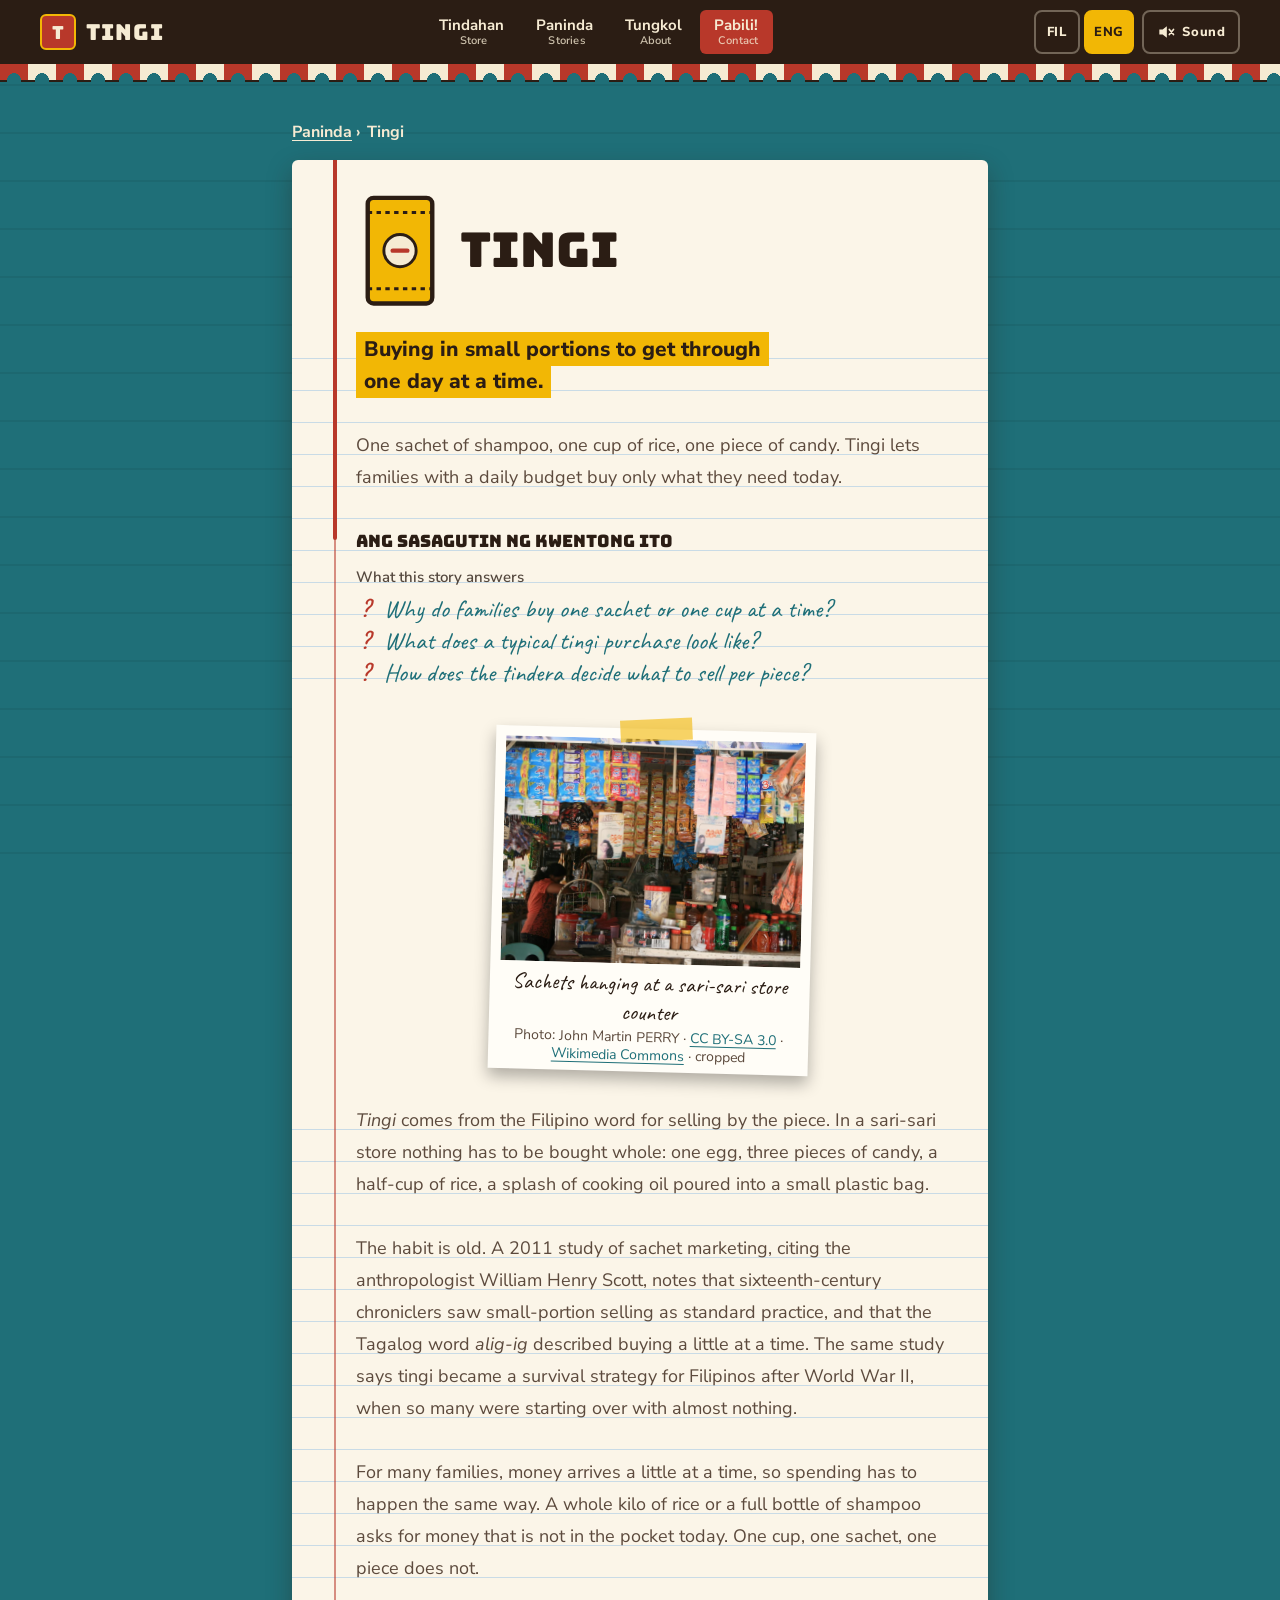
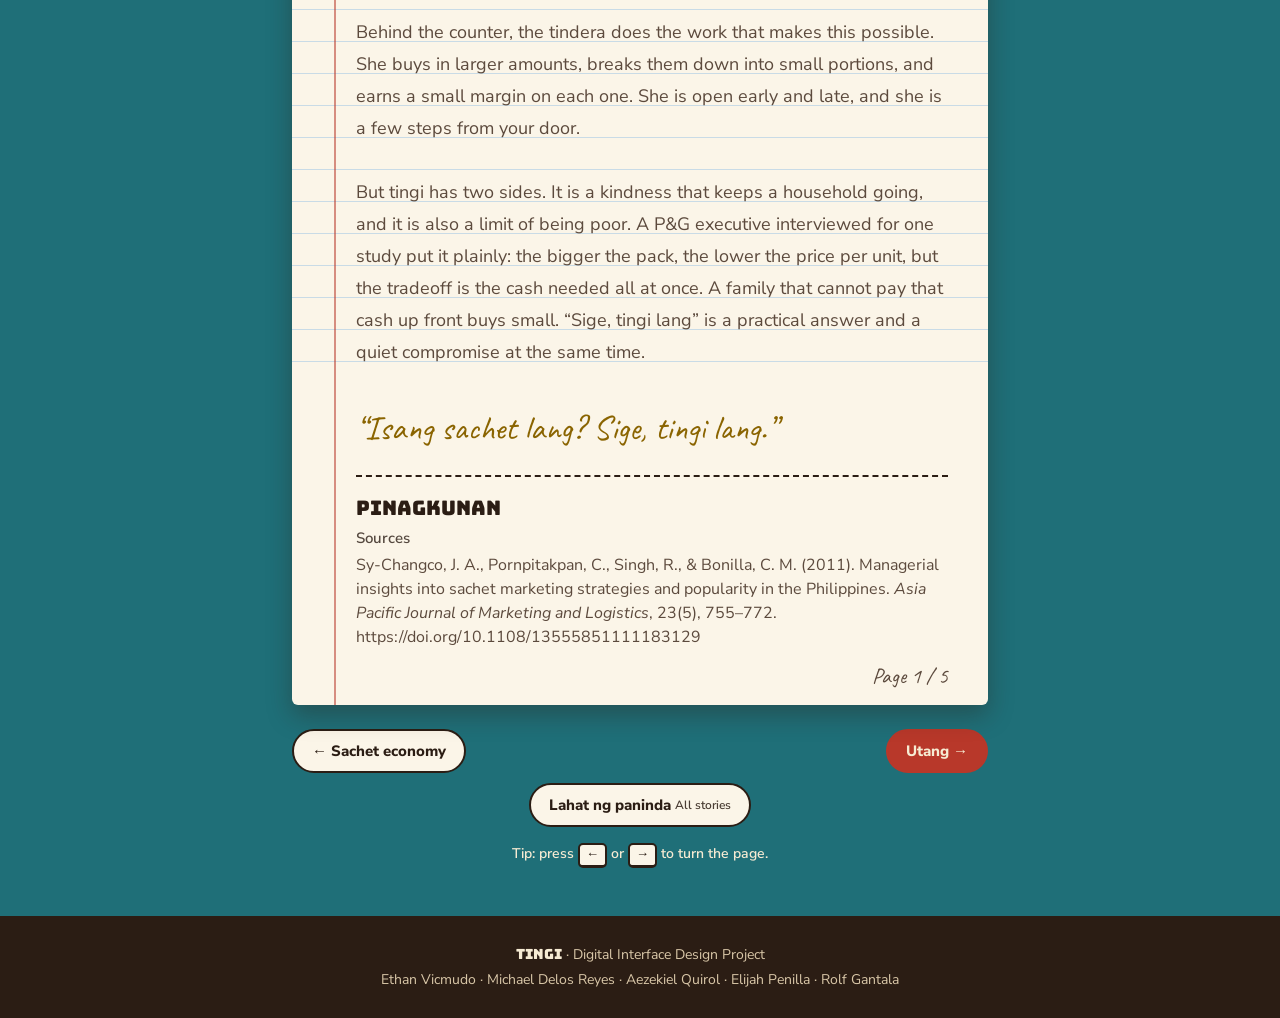
<file: kwento/tingi.html>
<!doctype html>
<html lang="en">
<head>
<meta charset="utf-8">
<meta name="viewport" content="width=device-width, initial-scale=1">
<title data-fil="Kwento: Tingi — Tingi">Kwento: Tingi — Tingi</title>
<meta name="description" content="Buying in small portions to get through one day at a time." data-fil-content="Pagbili nang paunti-unti para mairaos ang isang araw.">
<link rel="preconnect" href="https://fonts.googleapis.com">
<link rel="preconnect" href="https://fonts.gstatic.com" crossorigin>
<link href="https://fonts.googleapis.com/css2?family=Bungee&family=Caveat:wght@600;700&family=Nunito+Sans:wght@400;600;700;800&display=swap" rel="stylesheet">
<link rel="stylesheet" href="../assets/css/style.css?v=202611223">
<script src="../assets/js/site.js?v=202611223"></script>
</head>
<body>
<a class="skip-link" href="#main"><span class="t-en">Skip to content</span><span class="t-fil" lang="fil">Lumaktaw sa nilalaman</span></a>

<header class="site-nav">
  <a class="brand" href="../index.html" aria-label="Tingi home" data-fil-aria-label="Tingi, balik sa tindahan">
    <span class="brand-mark" aria-hidden="true">T</span>
    <span class="brand-name">Tingi</span>
  </a>
  <nav aria-label="Main" data-fil-aria-label="Pangunahing menu">
    <ul lang="fil">
      <li><a href="../index.html">Tindahan<span class="gloss t-en" lang="en">Store</span></a></li>
      <li><a href="../paninda.html">Paninda<span class="gloss t-en" lang="en">Stories</span></a></li>
      <li><a href="../tungkol.html">Tungkol<span class="gloss t-en" lang="en">About</span></a></li>
      <li><a href="../pabili.html" class="nav-pabili">Pabili!<span class="gloss t-en" lang="en">Contact</span></a></li>
    </ul>
  </nav>
</header>

<main id="main" class="page page--story">
  <nav class="crumbs" aria-label="Breadcrumb" data-fil-aria-label="Kinaroroonan">
    <ol>
      <li><a href="../paninda.html" lang="fil">Paninda</a></li>
      <li><span aria-current="page">Tingi</span></li>
    </ol>
  </nav>

  <article class="kwento kwento--tingi" data-story="tingi">
    <header class="story-head">
      <div class="story-art" aria-hidden="true"><svg viewBox="0 0 60 80" aria-hidden="true"><rect x="8" y="4" width="44" height="72" rx="4" fill="#F2B705" stroke="#2B1D14" stroke-width="3"/><path d="M8 14h44M8 66h44" stroke="#2B1D14" stroke-width="2" stroke-dasharray="3 3"/><circle cx="30" cy="40" r="11" fill="#F6EBD3" stroke="#2B1D14" stroke-width="2"/><path d="M25 40h10" stroke="#B8382A" stroke-width="3" stroke-linecap="round"/></svg></div>
      <div>
        <h1 class="story-title">Tingi</h1>
      </div>
    </header>

    <div class="kwento-lines">
      <p class="story-lead"><span class="lead-mark"><span class="t-en">Buying in small portions to get through one day at a time.</span><span class="t-fil" lang="fil">Pagbili nang paunti-unti para mairaos ang isang araw.</span></span></p>
      <p class="story-body"><span class="t-en">One sachet of shampoo, one cup of rice, one piece of candy. Tingi lets families with a daily budget buy only what they need today.</span><span class="t-fil" lang="fil">Isang sachet ng shampoo, isang tasang bigas, isang pirasong kendi. Sa tingi, nabibili ng pamilyang may arawang budget ang kailangan lang nila ngayong araw.</span></p>
      <h2 class="kwento-subhead" lang="fil">Ang sasagutin ng kwentong ito<span class="gloss gloss--block t-en" lang="en">What this story answers</span></h2>
      <ul class="kwento-asks">
        <li><span class="t-en">Why do families buy one sachet or one cup at a time?</span><span class="t-fil" lang="fil">Bakit isang sachet o isang tasa lang ang binibili ng mga pamilya bawat beses?</span></li>
        <li><span class="t-en">What does a typical tingi purchase look like?</span><span class="t-fil" lang="fil">Ano ang hitsura ng karaniwang pagbili nang tingi?</span></li>
        <li><span class="t-en">How does the tindera decide what to sell per piece?</span><span class="t-fil" lang="fil">Paano nagpapasya ang tindera kung ano ang ibebenta nang paisa-isa?</span></li>
      </ul>
    </div>

    <figure class="photo photo--story">
      <div class="photo-slot has-photo"><img src="../assets/img/fieldwork/story-tingi.jpg" alt="Strips of blue, pink, orange and yellow sachets hang above jars and bottles at a sari-sari store counter, with a woman working at the left." data-fil-alt="Mga nakasabit na hanay ng asul, pink, orange at dilaw na sachet sa itaas ng mga garapon at bote sa counter ng sari-sari store, at may babaeng nagtatrabaho sa kaliwa." width="1200" height="900" loading="lazy" decoding="async"></div>
      <figcaption class="photo-caption"><span class="t-en">Sachets hanging at a sari-sari store counter</span><span class="t-fil" lang="fil">Mga sachet na nakasabit sa counter ng sari-sari store</span><span class="photo-credit"><span class="t-en">Photo:</span><span class="t-fil" lang="fil">Litrato:</span> John Martin PERRY · <a href="https://creativecommons.org/licenses/by-sa/3.0/">CC BY-SA 3.0</a> · <a href="https://commons.wikimedia.org/wiki/File:Typical_sari-sari_store.jpg">Wikimedia Commons</a> · cropped</span></figcaption>
    </figure>

    <div class="kwento-lines">
      <p class="story-body"><span class="t-en"><em>Tingi</em> comes from the Filipino word for selling by the piece. In a sari-sari store nothing has to be bought whole: one egg, three pieces of candy, a half-cup of rice, a splash of cooking oil poured into a small plastic bag.</span><span class="t-fil" lang="fil">Ang <em>tingi</em> ay galing sa salitang Filipino para sa pagbebenta nang paisa-isa. Sa sari-sari store, walang kailangang bilhin nang buo: isang itlog, tatlong pirasong kendi, kalahating tasang bigas, kaunting mantikang ibinuhos sa maliit na plastik.</span></p>
      <p class="story-body"><span class="t-en">The habit is old. A 2011 study of sachet marketing, citing the anthropologist William Henry Scott, notes that sixteenth-century chroniclers saw small-portion selling as standard practice, and that the Tagalog word <em>alig-ig</em> described buying a little at a time. The same study says tingi became a survival strategy for Filipinos after World War II, when so many were starting over with almost nothing.</span><span class="t-fil" lang="fil">Matagal na ang gawing ito. Ayon sa isang pag-aaral noong 2011 tungkol sa marketing ng sachet, na sumipi sa antropologong si William Henry Scott, nakita na ng mga cronista noong ika-16 na siglo na karaniwan ang pagbebenta nang maliliit, at ang salitang Tagalog na <em>alig-ig</em> ay tumutukoy sa pagbili nang paunti-unti. Sinasabi rin ng parehong pag-aaral na naging paraan ng mga Pilipino para mabuhay ang tingi pagkatapos ng Ikalawang Digmaang Pandaigdig, nang napakaraming nagsisimula muli nang halos walang-wala.</span></p>
      <p class="story-body"><span class="t-en">For many families, money arrives a little at a time, so spending has to happen the same way. A whole kilo of rice or a full bottle of shampoo asks for money that is not in the pocket today. One cup, one sachet, one piece does not.</span><span class="t-fil" lang="fil">Para sa maraming pamilya, paunti-unti ring dumarating ang pera, kaya paunti-unti rin ang paggastos. Ang isang buong kilong bigas o isang buong bote ng shampoo ay humihingi ng perang wala sa bulsa ngayong araw. Ang isang tasa, isang sachet, isang piraso ay hindi.</span></p>
      <p class="story-body"><span class="t-en">Behind the counter, the tindera does the work that makes this possible. She buys in larger amounts, breaks them down into small portions, and earns a small margin on each one. She is open early and late, and she is a few steps from your door.</span><span class="t-fil" lang="fil">Sa likod ng counter, ang tindera ang gumagawa ng trabahong nagpapaposible nito. Bumibili siya nang maramihan, hinahati ito sa maliliit na bahagi, at kumikita nang kaunti sa bawat isa. Bukas siya mula maaga hanggang gabi, at ilang hakbang lang siya mula sa pinto mo.</span></p>
      <p class="story-body"><span class="t-en">But tingi has two sides. It is a kindness that keeps a household going, and it is also a limit of being poor. A P&amp;G executive interviewed for one study put it plainly: the bigger the pack, the lower the price per unit, but the tradeoff is the cash needed all at once. A family that cannot pay that cash up front buys small. “Sige, tingi lang” is a practical answer and a quiet compromise at the same time.</span><span class="t-fil" lang="fil">Pero may dalawang mukha ang tingi. Kabaitan ito na nagpapatuloy sa isang tahanan, at hangganan din ito ng pagiging mahirap. Diretsong sinabi ng isang executive ng P&amp;G na nakapanayam sa isang pag-aaral: kapag mas malaki ang pakete, mas mababa ang presyo bawat yunit, pero kapalit nito ang perang kailangan nang isahan. Ang pamilyang hindi kayang maglabas agad ng ganoong pera ay bumibili nang maliit. Ang “Sige, tingi lang” ay praktikal na sagot at tahimik na pakikibagay nang sabay.</span></p>
    </div>


    <p class="kwento-quote" lang="fil">“Isang sachet lang? Sige, tingi lang.”</p>

    <section class="kwento-sources" aria-labelledby="sources-heading">
      <h2 id="sources-heading" lang="fil">Pinagkunan<span class="gloss gloss--block t-en" lang="en">Sources</span></h2>
      <p>Sy-Changco, J. A., Pornpitakpan, C., Singh, R., &amp; Bonilla, C. M. (2011). Managerial insights into sachet marketing strategies and popularity in the Philippines. <em>Asia Pacific Journal of Marketing and Logistics</em>, 23(5), 755–772. https://doi.org/10.1108/13555851111183129</p>
    </section>

    <p class="kwento-page-no"><span class="t-en">Page 1 / 5</span><span class="t-fil" lang="fil">Pahina 1 / 5</span></p>
  </article>

  <nav class="kwento-nav" aria-label="Other stories" data-fil-aria-label="Iba pang kwento">
    <a class="story-step story-step--prev" href="sachet.html" data-step="prev" aria-keyshortcuts="ArrowLeft"><span class="visually-hidden"><span class="t-en">Previous story: </span><span class="t-fil" lang="fil">Naunang kwento: </span></span><span class="t-en">←&nbsp;Sachet economy</span><span class="t-fil" lang="fil">←&nbsp;Ekonomiyang sachet</span></a>
    <a class="story-step story-step--next" href="utang.html" data-step="next" aria-keyshortcuts="ArrowRight"><span class="visually-hidden"><span class="t-en">Next story: </span><span class="t-fil" lang="fil">Susunod na kwento: </span></span>Utang&nbsp;→</a>
    <a class="story-step story-step--all" href="../paninda.html" lang="fil">Lahat ng paninda<span class="gloss t-en" lang="en">All stories</span></a>
  </nav>
  <p class="key-hint" aria-hidden="true"><span class="t-en">Tip: press <kbd>←</kbd> or <kbd>→</kbd> to turn the page.</span><span class="t-fil" lang="fil">Tip: pindutin ang <kbd>←</kbd> o <kbd>→</kbd> para lumipat ng pahina.</span></p>
</main>

<footer class="site-footer">
  <p><strong>Tingi</strong> · Digital Interface Design Project</p>
  <p>Ethan Vicmudo · Michael Delos Reyes · Aezekiel Quirol · Elijah Penilla · Rolf Gantala</p>
</footer>
<script src="../assets/js/kwento.js?v=202611223"></script>
</body>
</html>
</file>
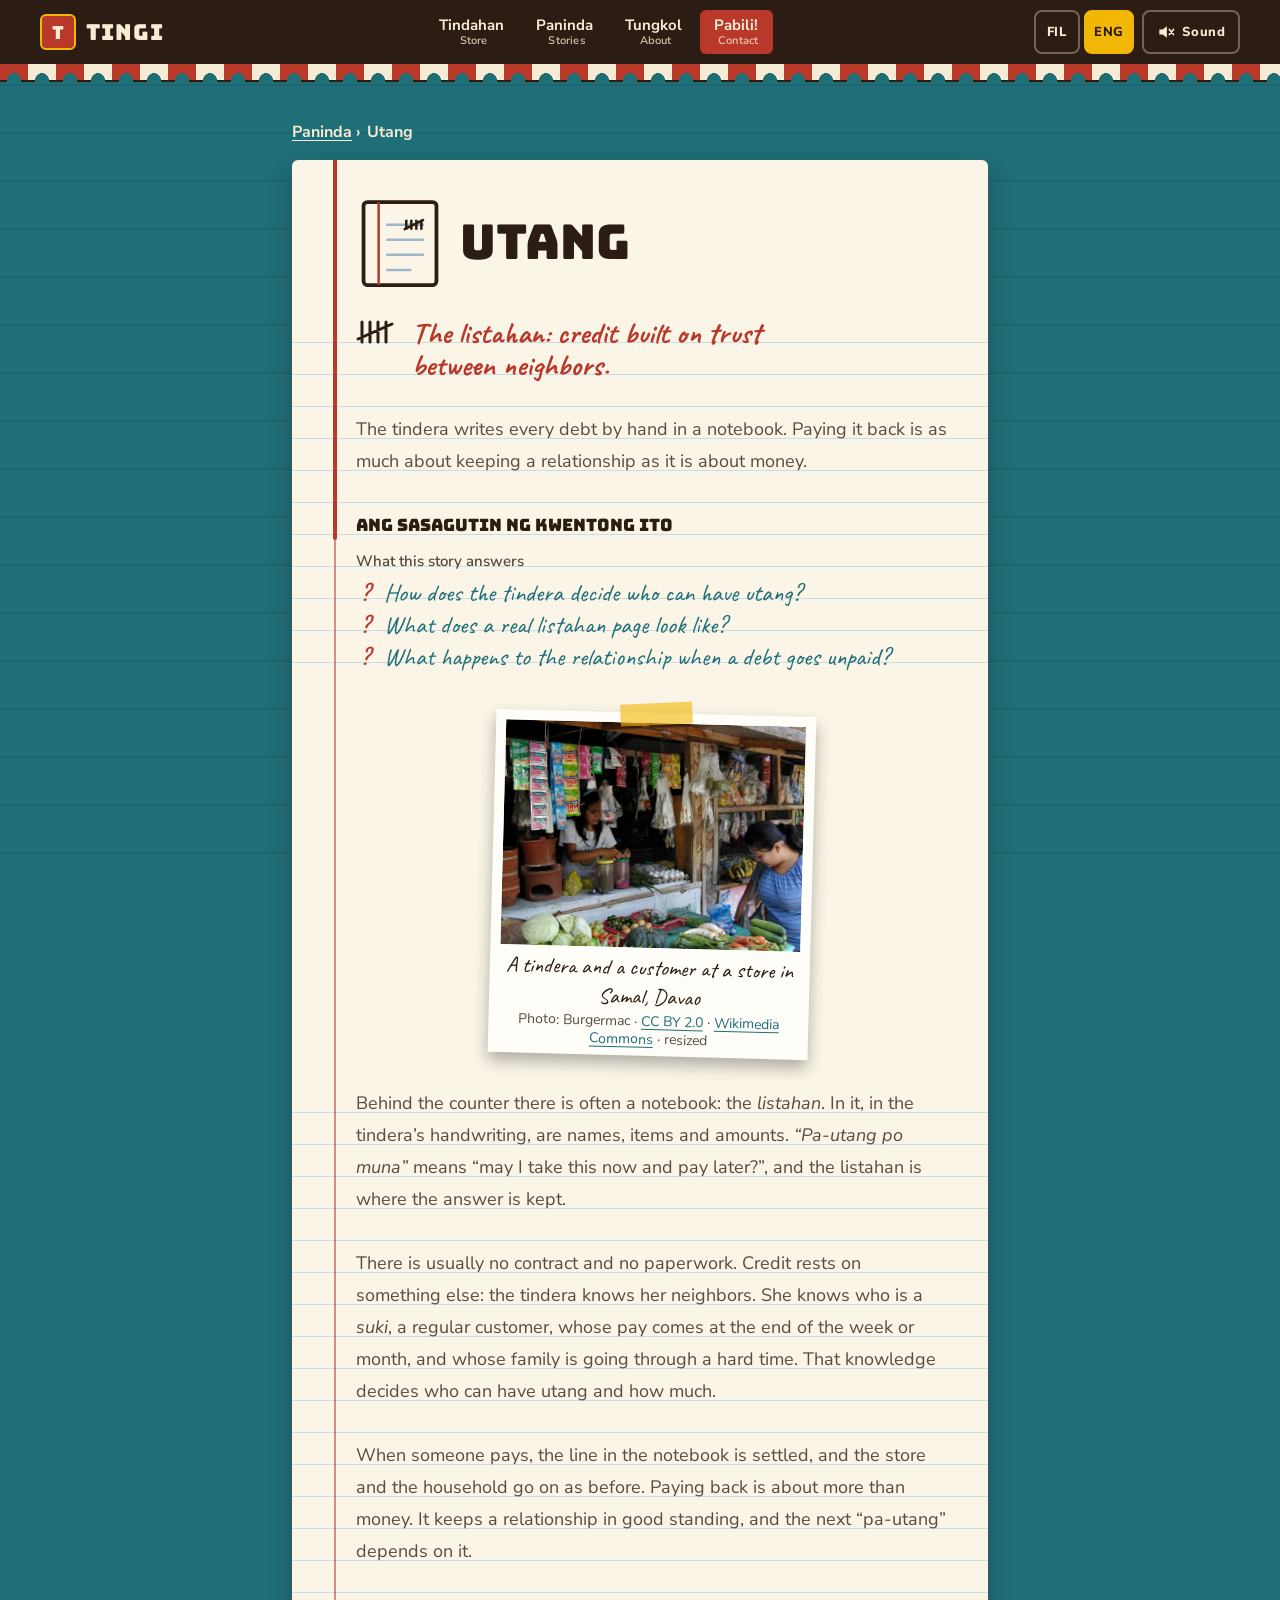
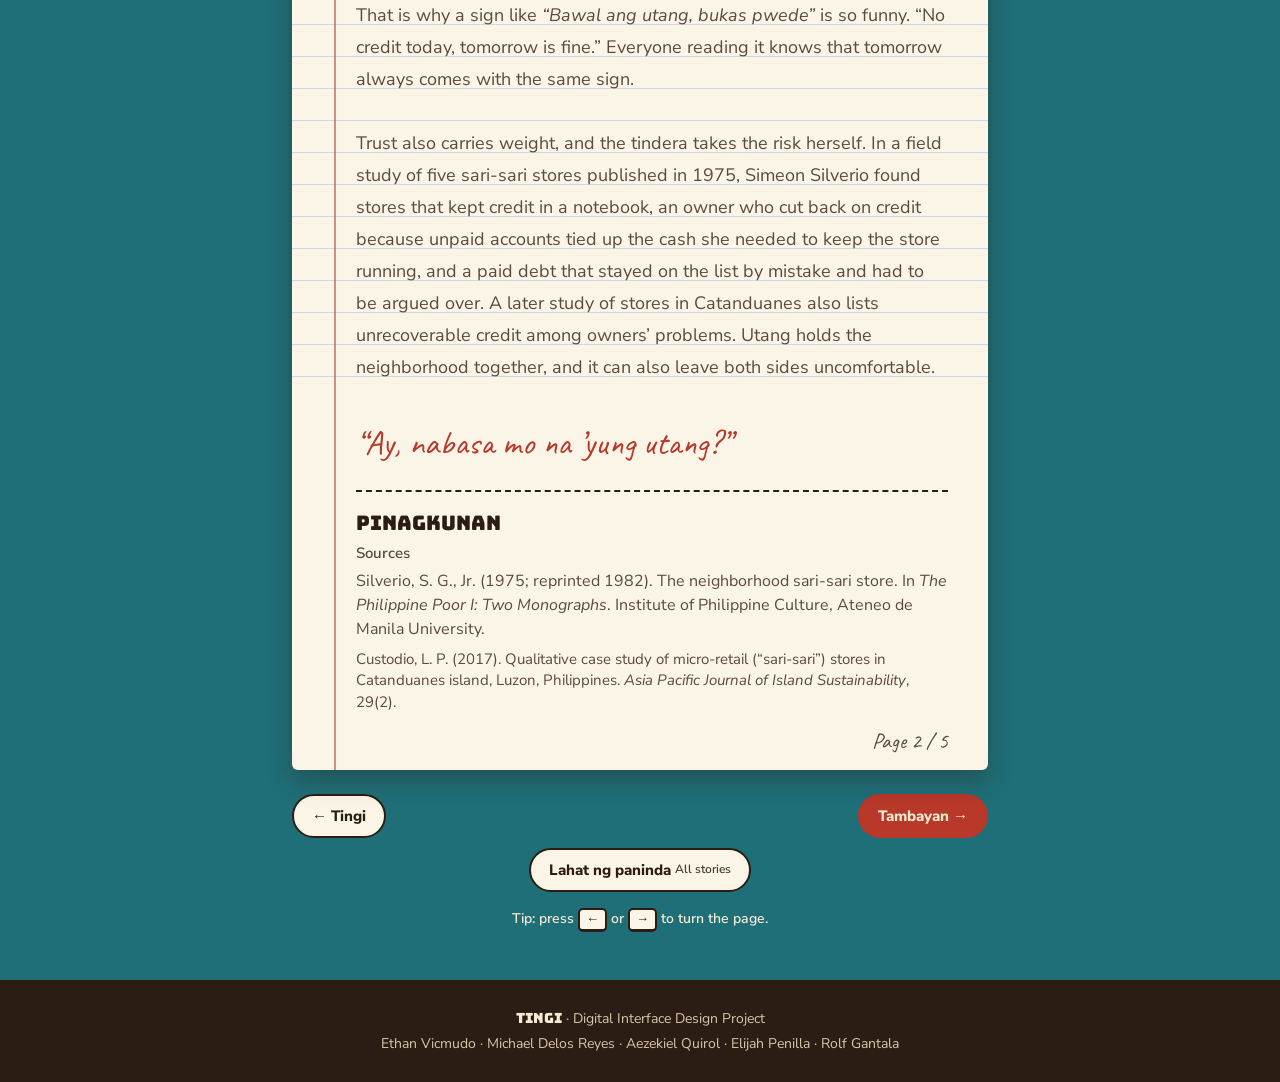
<file: kwento/utang.html>
<!doctype html>
<html lang="en">
<head>
<meta charset="utf-8">
<meta name="viewport" content="width=device-width, initial-scale=1">
<title data-fil="Kwento: Utang — Tingi">Kwento: Utang — Tingi</title>
<meta name="description" content="The listahan: credit built on trust between neighbors." data-fil-content="Ang listahan: pautang na nakasalalay sa tiwala ng magkakapitbahay.">
<link rel="preconnect" href="https://fonts.googleapis.com">
<link rel="preconnect" href="https://fonts.gstatic.com" crossorigin>
<link href="https://fonts.googleapis.com/css2?family=Bungee&family=Caveat:wght@600;700&family=Nunito+Sans:wght@400;600;700;800&display=swap" rel="stylesheet">
<link rel="stylesheet" href="../assets/css/style.css?v=202611223">
<script src="../assets/js/site.js?v=202611223"></script>
</head>
<body>
<a class="skip-link" href="#main"><span class="t-en">Skip to content</span><span class="t-fil" lang="fil">Lumaktaw sa nilalaman</span></a>

<header class="site-nav">
  <a class="brand" href="../index.html" aria-label="Tingi home" data-fil-aria-label="Tingi, balik sa tindahan">
    <span class="brand-mark" aria-hidden="true">T</span>
    <span class="brand-name">Tingi</span>
  </a>
  <nav aria-label="Main" data-fil-aria-label="Pangunahing menu">
    <ul lang="fil">
      <li><a href="../index.html">Tindahan<span class="gloss t-en" lang="en">Store</span></a></li>
      <li><a href="../paninda.html">Paninda<span class="gloss t-en" lang="en">Stories</span></a></li>
      <li><a href="../tungkol.html">Tungkol<span class="gloss t-en" lang="en">About</span></a></li>
      <li><a href="../pabili.html" class="nav-pabili">Pabili!<span class="gloss t-en" lang="en">Contact</span></a></li>
    </ul>
  </nav>
</header>

<main id="main" class="page page--story">
  <nav class="crumbs" aria-label="Breadcrumb" data-fil-aria-label="Kinaroroonan">
    <ol>
      <li><a href="../paninda.html" lang="fil">Paninda</a></li>
      <li><span aria-current="page">Utang</span></li>
    </ol>
  </nav>

  <article class="kwento kwento--utang" data-story="utang">
    <header class="story-head">
      <div class="story-art" aria-hidden="true"><svg viewBox="0 0 70 80" aria-hidden="true"><rect x="6" y="8" width="58" height="66" rx="3" fill="#FBF5E8" stroke="#2B1D14" stroke-width="3"/><path d="M18 8v66" stroke="#B8382A" stroke-width="2"/><path d="M24 26h30M24 38h30M24 50h30M24 62h20" stroke="#9DB7C9" stroke-width="2"/><path d="M40 22v8M44 22v8M48 22v8M52 22v8M38 30l16-8" stroke="#2B1D14" stroke-width="2"/></svg></div>
      <div>
        <h1 class="story-title">Utang</h1>
      </div>
    </header>

    <div class="kwento-lines">
      <p class="story-lead"><span class="t-en">The listahan: credit built on trust between neighbors.</span><span class="t-fil" lang="fil">Ang listahan: pautang na nakasalalay sa tiwala ng magkakapitbahay.</span></p>
      <p class="story-body"><span class="t-en">The tindera writes every debt by hand in a notebook. Paying it back is as much about keeping a relationship as it is about money.</span><span class="t-fil" lang="fil">Isinusulat ng tindera ang bawat utang sa isang kuwaderno. Ang pagbabayad ay hindi lang tungkol sa pera kundi pati sa pag-iingat ng samahan.</span></p>
      <h2 class="kwento-subhead" lang="fil">Ang sasagutin ng kwentong ito<span class="gloss gloss--block t-en" lang="en">What this story answers</span></h2>
      <ul class="kwento-asks">
        <li><span class="t-en">How does the tindera decide who can have utang?</span><span class="t-fil" lang="fil">Paano nagpapasya ang tindera kung sino ang puwedeng umutang?</span></li>
        <li><span class="t-en">What does a real listahan page look like?</span><span class="t-fil" lang="fil">Ano ang hitsura ng totoong pahina ng listahan?</span></li>
        <li><span class="t-en">What happens to the relationship when a debt goes unpaid?</span><span class="t-fil" lang="fil">Ano ang nangyayari sa samahan kapag hindi nabayaran ang utang?</span></li>
      </ul>
    </div>

    <figure class="photo photo--story">
      <div class="photo-slot has-photo"><img src="../assets/img/fieldwork/story-utang.jpg" alt="A tindera in a white shirt works at the counter of an open-fronted store hung with sachets and bags of snacks, while a customer looks over vegetables in front." data-fil-alt="Isang tinderang nakaputing damit na nagtatrabaho sa counter ng bukas na tindahang puno ng nakasabit na sachet at sitsirya, habang tumitingin ng gulay ang isang mamimili sa harap." width="1200" height="900" loading="lazy" decoding="async"></div>
      <figcaption class="photo-caption"><span class="t-en">A tindera and a customer at a store in Samal, Davao</span><span class="t-fil" lang="fil">Isang tindera at isang mamimili sa tindahan sa Samal, Davao</span><span class="photo-credit"><span class="t-en">Photo:</span><span class="t-fil" lang="fil">Litrato:</span> Burgermac · <a href="https://creativecommons.org/licenses/by/2.0/">CC BY 2.0</a> · <a href="https://commons.wikimedia.org/wiki/File:Sari-Sari_Store_Samal_Davao.jpg">Wikimedia Commons</a> · resized</span></figcaption>
    </figure>

    <div class="kwento-lines">
      <p class="story-body"><span class="t-en">Behind the counter there is often a notebook: the <em>listahan</em>. In it, in the tindera’s handwriting, are names, items and amounts. <em>“Pa-utang po muna”</em> means “may I take this now and pay later?”, and the listahan is where the answer is kept.</span><span class="t-fil" lang="fil">Sa likod ng counter, madalas may kuwaderno: ang <em>listahan</em>. Nakasulat dito, sa sulat-kamay ng tindera, ang mga pangalan, binili at halaga. Ang <em>“Pa-utang po muna”</em> ay nangangahulugang “puwede ko po bang kunin ito ngayon at bayaran mamaya?”, at sa listahan nakatala ang sagot.</span></p>
      <p class="story-body"><span class="t-en">There is usually no contract and no paperwork. Credit rests on something else: the tindera knows her neighbors. She knows who is a <em>suki</em>, a regular customer, whose pay comes at the end of the week or month, and whose family is going through a hard time. That knowledge decides who can have utang and how much.</span><span class="t-fil" lang="fil">Kadalasan ay walang kontrata at walang papeles. Iba ang pinagbabatayan ng pautang: kilala ng tindera ang mga kapitbahay niya. Alam niya kung sino ang <em>suki</em>, ang regular na mamimili, kung kaninong sahod ay dumarating sa katapusan ng linggo o buwan, at kung aling pamilya ang dumaraan sa hirap. Ang kaalamang iyon ang nagpapasya kung sino ang puwedeng umutang at magkano.</span></p>
      <p class="story-body"><span class="t-en">When someone pays, the line in the notebook is settled, and the store and the household go on as before. Paying back is about more than money. It keeps a relationship in good standing, and the next “pa-utang” depends on it.</span><span class="t-fil" lang="fil">Kapag may nagbayad, natatapos ang linya sa kuwaderno, at tuloy ang buhay ng tindahan at ng tahanan. Higit pa sa pera ang pagbabayad. Pinananatili nitong maayos ang samahan, at dito nakasalalay ang susunod na “pa-utang.”</span></p>
      <p class="story-body"><span class="t-en">That is why a sign like <em>“Bawal ang utang, bukas pwede”</em> is so funny. “No credit today, tomorrow is fine.” Everyone reading it knows that tomorrow always comes with the same sign.</span><span class="t-fil" lang="fil">Kaya nakakatawa ang karatulang tulad ng <em>“Bawal ang utang, bukas pwede.”</em> Alam ng lahat ng nakakabasa na pagdating ng bukas, ganoon pa rin ang nakasulat sa karatula.</span></p>
      <p class="story-body"><span class="t-en">Trust also carries weight, and the tindera takes the risk herself. In a field study of five sari-sari stores published in 1975, Simeon Silverio found stores that kept credit in a notebook, an owner who cut back on credit because unpaid accounts tied up the cash she needed to keep the store running, and a paid debt that stayed on the list by mistake and had to be argued over. A later study of stores in Catanduanes also lists unrecoverable credit among owners’ problems. Utang holds the neighborhood together, and it can also leave both sides uncomfortable.</span><span class="t-fil" lang="fil">May bigat din ang tiwala, at ang tindera mismo ang sumasalo sa panganib. Sa isang field study ng limang sari-sari store na inilathala noong 1975, nakita ni Simeon Silverio ang mga tindahang nagtatala ng pautang sa kuwaderno, isang may-ari na nagbawas ng pautang dahil naiipit sa mga hindi nabayarang utang ang perang kailangan niya para tumakbo ang tindahan, at isang bayad nang utang na naiwan pa sa listahan nang hindi sinasadya at kinailangang pagtalunan. Nakalista rin sa isang mas bagong pag-aaral ng mga tindahan sa Catanduanes ang mga utang na hindi na mababawi bilang isa sa mga problema ng mga may-ari. Pinagbubuklod ng utang ang kapitbahayan, at puwede rin itong mag-iwan ng pagkailang sa magkabilang panig.</span></p>
    </div>


    <p class="kwento-quote" lang="fil">“Ay, nabasa mo na ’yung utang?”</p>

    <section class="kwento-sources" aria-labelledby="sources-heading">
      <h2 id="sources-heading" lang="fil">Pinagkunan<span class="gloss gloss--block t-en" lang="en">Sources</span></h2>
      <p>Silverio, S. G., Jr. (1975; reprinted 1982). The neighborhood sari-sari store. In <em>The Philippine Poor I: Two Monographs</em>. Institute of Philippine Culture, Ateneo de Manila University.</p>
      <p>Custodio, L. P. (2017). Qualitative case study of micro-retail (“sari-sari”) stores in Catanduanes island, Luzon, Philippines. <em>Asia Pacific Journal of Island Sustainability</em>, 29(2).</p>
    </section>

    <p class="kwento-page-no"><span class="t-en">Page 2 / 5</span><span class="t-fil" lang="fil">Pahina 2 / 5</span></p>
  </article>

  <nav class="kwento-nav" aria-label="Other stories" data-fil-aria-label="Iba pang kwento">
    <a class="story-step story-step--prev" href="tingi.html" data-step="prev" aria-keyshortcuts="ArrowLeft"><span class="visually-hidden"><span class="t-en">Previous story: </span><span class="t-fil" lang="fil">Naunang kwento: </span></span>←&nbsp;Tingi</a>
    <a class="story-step story-step--next" href="tambayan.html" data-step="next" aria-keyshortcuts="ArrowRight"><span class="visually-hidden"><span class="t-en">Next story: </span><span class="t-fil" lang="fil">Susunod na kwento: </span></span>Tambayan&nbsp;→</a>
    <a class="story-step story-step--all" href="../paninda.html" lang="fil">Lahat ng paninda<span class="gloss t-en" lang="en">All stories</span></a>
  </nav>
  <p class="key-hint" aria-hidden="true"><span class="t-en">Tip: press <kbd>←</kbd> or <kbd>→</kbd> to turn the page.</span><span class="t-fil" lang="fil">Tip: pindutin ang <kbd>←</kbd> o <kbd>→</kbd> para lumipat ng pahina.</span></p>
</main>

<footer class="site-footer">
  <p><strong>Tingi</strong> · Digital Interface Design Project</p>
  <p>Ethan Vicmudo · Michael Delos Reyes · Aezekiel Quirol · Elijah Penilla · Rolf Gantala</p>
</footer>
<script src="../assets/js/kwento.js?v=202611223"></script>
</body>
</html>
</file>
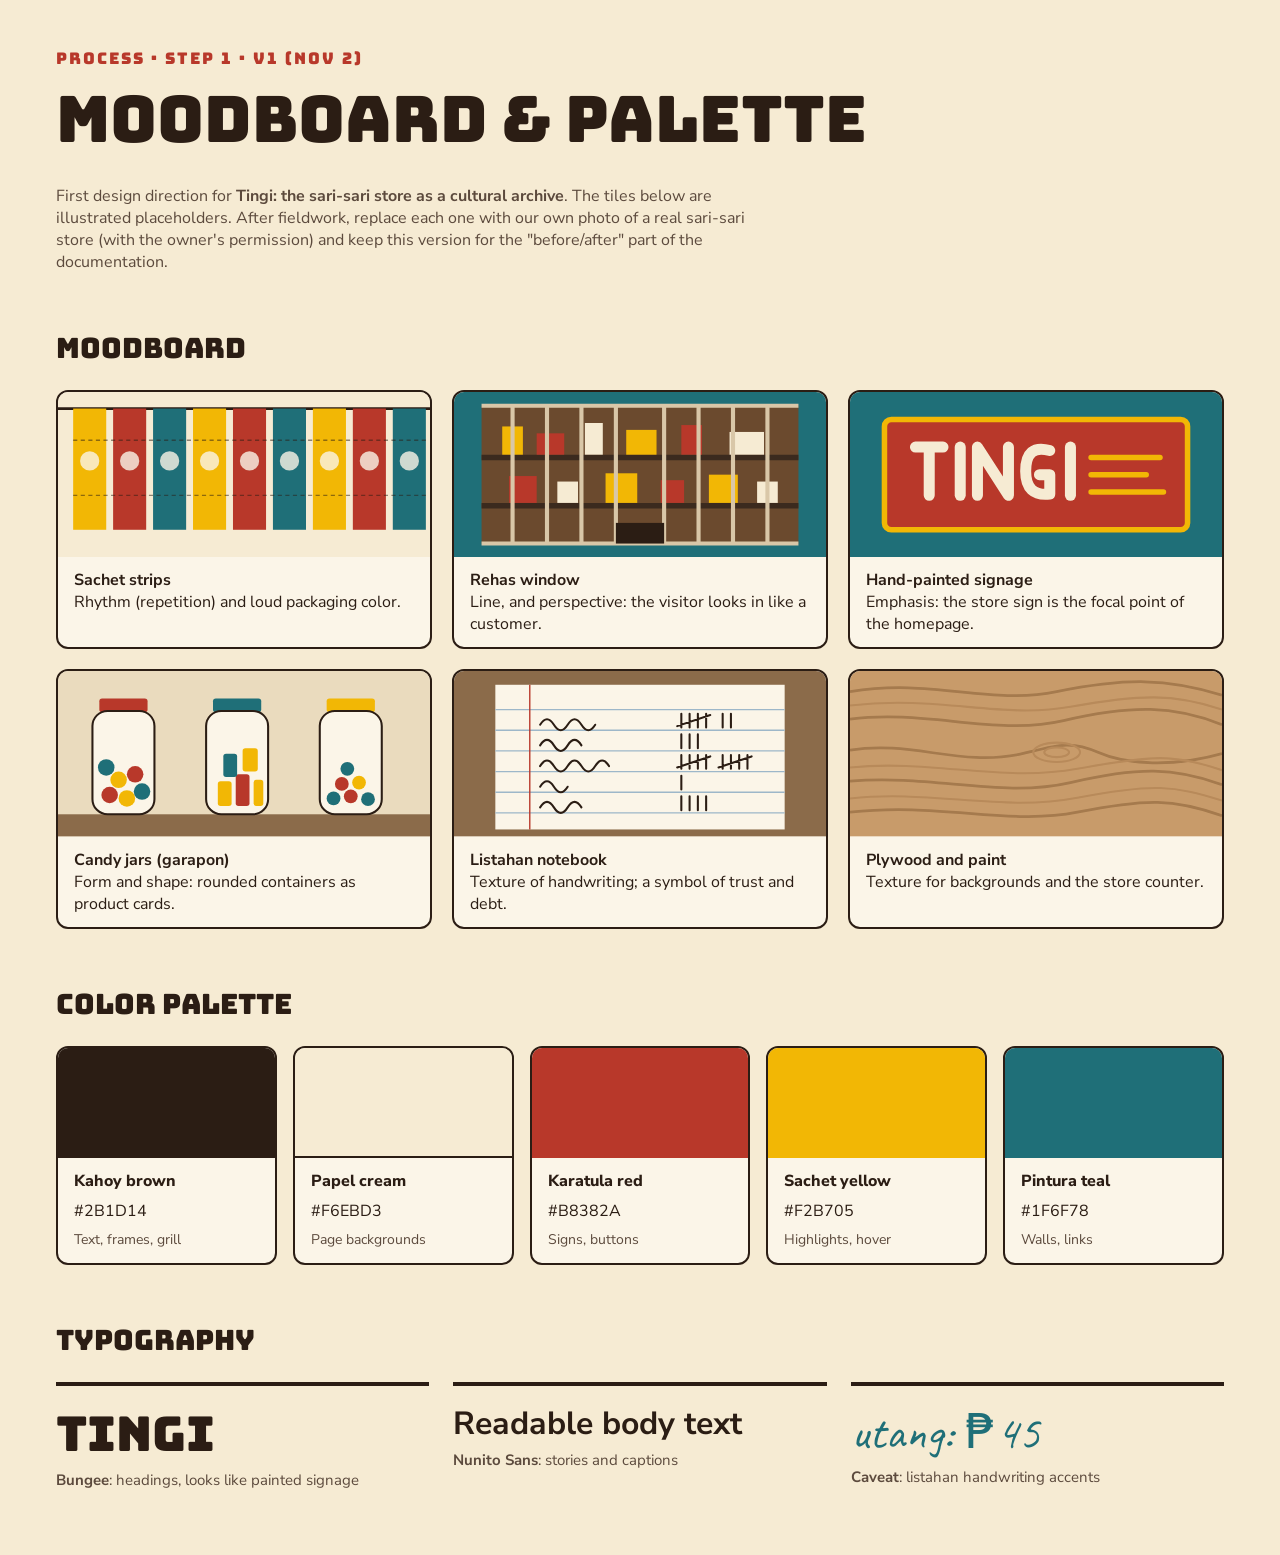
<file: docs/process/01-moodboard-and-palette.html>
<!doctype html>
<html lang="en">
<head>
<meta charset="utf-8">
<meta name="viewport" content="width=device-width, initial-scale=1">
<title>Tingi — Moodboard &amp; Palette (v1)</title>
<link rel="preconnect" href="https://fonts.googleapis.com">
<link href="https://fonts.googleapis.com/css2?family=Bungee&family=Caveat:wght@700&family=Nunito+Sans:wght@400;700;800&display=swap" rel="stylesheet">
<style>
  :root {
    --kahoy: #2B1D14;
    --papel: #F6EBD3;
    --karatula: #B8382A;
    --sachet: #F2B705;
    --pintura: #1F6F78;
    --kraft: #EADBBE;
    --muted: #5C4A3D;
  }
  * { box-sizing: border-box; }
  body { margin: 0; background: var(--papel); color: var(--kahoy); font-family: 'Nunito Sans', Arial, sans-serif; }
  main { max-width: 1200px; margin: 0 auto; padding: 48px 16px 64px; }
  .eyebrow { font-family: 'Bungee', sans-serif; color: var(--karatula); letter-spacing: 2px; margin: 0; }
  h1, h2 { font-family: 'Bungee', sans-serif; font-weight: 400; margin: 8px 0 24px; }
  h1 { font-size: clamp(36px, 6vw, 64px); }
  h2 { font-size: 28px; margin-top: 56px; }
  .note { color: var(--muted); max-width: 70ch; }
  .board { display: grid; grid-template-columns: repeat(auto-fit, minmax(300px, 1fr)); gap: 20px; }
  figure { margin: 0; background: #FBF5E8; border: 2px solid var(--kahoy); border-radius: 12px; overflow: hidden; }
  figure svg { display: block; width: 100%; height: auto; }
  figcaption { padding: 12px 16px; font-size: 16px; }
  figcaption b { display: block; }
  .chips { display: grid; grid-template-columns: repeat(auto-fit, minmax(170px, 1fr)); gap: 16px; }
  .chip { background: #FBF5E8; border: 2px solid var(--kahoy); border-radius: 12px; overflow: hidden; }
  .chip .sw { height: 110px; }
  .chip p { margin: 0; padding: 4px 16px; }
  .chip p:first-of-type { padding-top: 12px; font-weight: 800; }
  .chip p:last-of-type { padding-bottom: 14px; color: var(--muted); font-size: 14px; }
  .type { display: grid; grid-template-columns: repeat(auto-fit, minmax(260px, 1fr)); gap: 24px; }
  .type div { border-top: 4px solid var(--kahoy); padding-top: 12px; }
  .type p { margin: 4px 0; }
  .s1 { font-family: 'Bungee', sans-serif; font-size: 48px; }
  .s2 { font-size: 32px; font-weight: 700; }
  .s3 { font-family: 'Caveat', cursive; font-size: 48px; color: var(--pintura); }
  .type small { color: var(--muted); font-size: 15px; }
</style>
</head>
<body>
<main>
  <p class="eyebrow">Process · Step 1 · v1 (Nov 2)</p>
  <h1>Moodboard &amp; Palette</h1>
  <p class="note">First design direction for <b>Tingi: the sari-sari store as a cultural archive</b>. The tiles below are illustrated placeholders. After fieldwork, replace each one with our own photo of a real sari-sari store (with the owner's permission) and keep this version for the "before/after" part of the documentation.</p>

  <h2>Moodboard</h2>
  <div class="board">
    <figure>
      <svg viewBox="0 0 540 240" role="img" aria-label="Sachet strips hanging from a string"><rect width="540" height="240" fill="#F6EBD3"/><line x1="0" y1="24" x2="540" y2="24" stroke="#2B1D14" stroke-width="4"/><g><rect x="22" y="24" width="48" height="176" fill="#F2B705"/><rect x="80" y="24" width="48" height="176" fill="#B8382A"/><rect x="138" y="24" width="48" height="176" fill="#1F6F78"/><rect x="196" y="24" width="48" height="176" fill="#F2B705"/><rect x="254" y="24" width="48" height="176" fill="#B8382A"/><rect x="312" y="24" width="48" height="176" fill="#1F6F78"/><rect x="370" y="24" width="48" height="176" fill="#F2B705"/><rect x="428" y="24" width="48" height="176" fill="#B8382A"/><rect x="486" y="24" width="48" height="176" fill="#1F6F78"/></g><g fill="#FBF5E8" opacity="0.8"><circle cx="46" cy="100" r="14"/><circle cx="104" cy="100" r="14"/><circle cx="162" cy="100" r="14"/><circle cx="220" cy="100" r="14"/><circle cx="278" cy="100" r="14"/><circle cx="336" cy="100" r="14"/><circle cx="394" cy="100" r="14"/><circle cx="452" cy="100" r="14"/><circle cx="510" cy="100" r="14"/></g><g stroke="#2B1D14" stroke-width="2" stroke-dasharray="6 5" opacity="0.5"><line x1="22" y1="70" x2="534" y2="70"/><line x1="22" y1="150" x2="534" y2="150"/></g></svg>
      <figcaption><b>Sachet strips</b>Rhythm (repetition) and loud packaging color.</figcaption>
    </figure>
    <figure>
      <svg viewBox="0 0 540 240" role="img" aria-label="Store window with grill bars over shelves"><rect width="540" height="240" fill="#1F6F78"/><rect x="40" y="20" width="460" height="200" fill="#6B4A2E"/><line x1="40" y1="95" x2="500" y2="95" stroke="#3B2A1E" stroke-width="8"/><line x1="40" y1="165" x2="500" y2="165" stroke="#3B2A1E" stroke-width="8"/><g><rect x="70" y="50" width="30" height="41" fill="#F2B705"/><rect x="120" y="60" width="40" height="31" fill="#B8382A"/><rect x="190" y="45" width="26" height="46" fill="#F6EBD3"/><rect x="250" y="55" width="44" height="36" fill="#F2B705"/><rect x="330" y="48" width="30" height="43" fill="#B8382A"/><rect x="400" y="58" width="50" height="33" fill="#F6EBD3"/><rect x="80" y="122" width="40" height="39" fill="#B8382A"/><rect x="150" y="130" width="30" height="31" fill="#F6EBD3"/><rect x="220" y="118" width="46" height="43" fill="#F2B705"/><rect x="300" y="128" width="34" height="33" fill="#B8382A"/><rect x="370" y="120" width="42" height="41" fill="#F2B705"/><rect x="440" y="130" width="30" height="31" fill="#F6EBD3"/></g><g stroke="#D9C7A8" stroke-width="6"><line x1="85" y1="20" x2="85" y2="220"/><line x1="135" y1="20" x2="135" y2="220"/><line x1="185" y1="20" x2="185" y2="220"/><line x1="235" y1="20" x2="235" y2="220"/><line x1="305" y1="20" x2="305" y2="220"/><line x1="355" y1="20" x2="355" y2="220"/><line x1="405" y1="20" x2="405" y2="220"/><line x1="455" y1="20" x2="455" y2="220"/><line x1="40" y1="20" x2="500" y2="20"/><line x1="40" y1="220" x2="500" y2="220"/></g><rect x="235" y="190" width="70" height="30" fill="#2B1D14"/></svg>
      <figcaption><b>Rehas window</b>Line, and perspective: the visitor looks in like a customer.</figcaption>
    </figure>
    <figure>
      <svg viewBox="0 0 540 240" role="img" aria-label="Hand-painted red store sign with yellow border"><rect width="540" height="240" fill="#1F6F78"/><rect x="50" y="40" width="440" height="160" rx="10" fill="#B8382A" stroke="#F2B705" stroke-width="8"/><g fill="none" stroke="#F6EBD3" stroke-width="16" stroke-linecap="round" stroke-linejoin="round"><path d="M95 80 H135 M115 80 V150"/><path d="M160 80 V150"/><path d="M185 150 V80 L230 150 V80"/><path d="M290 85 Q255 75 255 115 Q255 152 290 148 V120 H275"/><path d="M320 80 V150"/></g><g fill="none" stroke="#F2B705" stroke-width="8" stroke-linecap="round"><path d="M350 95 H450"/><path d="M350 120 H430"/><path d="M350 145 H455"/></g></svg>
      <figcaption><b>Hand-painted signage</b>Emphasis: the store sign is the focal point of the homepage.</figcaption>
    </figure>
    <figure>
      <svg viewBox="0 0 540 240" role="img" aria-label="Candy jars with colorful sweets on a shelf"><rect width="540" height="240" fill="#EADBBE"/><rect x="0" y="208" width="540" height="32" fill="#8B6B4A"/><g><rect x="60" y="40" width="70" height="20" rx="4" fill="#B8382A"/><rect x="50" y="58" width="90" height="150" rx="22" fill="#FBF5E8" stroke="#2B1D14" stroke-width="3"/><rect x="225" y="40" width="70" height="20" rx="4" fill="#1F6F78"/><rect x="215" y="58" width="90" height="150" rx="22" fill="#FBF5E8" stroke="#2B1D14" stroke-width="3"/><rect x="390" y="40" width="70" height="20" rx="4" fill="#F2B705"/><rect x="380" y="58" width="90" height="150" rx="22" fill="#FBF5E8" stroke="#2B1D14" stroke-width="3"/></g><g><circle cx="75" cy="180" r="12" fill="#B8382A"/><circle cx="100" cy="185" r="12" fill="#F2B705"/><circle cx="122" cy="175" r="12" fill="#1F6F78"/><circle cx="88" cy="158" r="12" fill="#F2B705"/><circle cx="112" cy="150" r="12" fill="#B8382A"/><circle cx="70" cy="140" r="12" fill="#1F6F78"/><rect x="232" y="160" width="20" height="36" rx="4" fill="#F2B705"/><rect x="258" y="150" width="20" height="46" rx="4" fill="#B8382A"/><rect x="284" y="158" width="14" height="38" rx="4" fill="#F2B705"/><rect x="240" y="120" width="20" height="34" rx="4" fill="#1F6F78"/><rect x="268" y="112" width="22" height="34" rx="4" fill="#F2B705"/><circle cx="400" cy="185" r="10" fill="#1F6F78"/><circle cx="425" cy="182" r="10" fill="#B8382A"/><circle cx="450" cy="186" r="10" fill="#1F6F78"/><circle cx="412" cy="164" r="10" fill="#B8382A"/><circle cx="437" cy="162" r="10" fill="#F2B705"/><circle cx="420" cy="142" r="10" fill="#1F6F78"/></g></svg>
      <figcaption><b>Candy jars (garapon)</b>Form and shape: rounded containers as product cards.</figcaption>
    </figure>
    <figure>
      <svg viewBox="0 0 540 240" role="img" aria-label="Open credit notebook with handwritten tally marks"><rect width="540" height="240" fill="#8B6B4A"/><rect x="60" y="20" width="420" height="210" fill="#FBF5E8"/><g stroke="#9DB7C9" stroke-width="2"><line x1="60" y1="56" x2="480" y2="56"/><line x1="60" y1="86" x2="480" y2="86"/><line x1="60" y1="116" x2="480" y2="116"/><line x1="60" y1="146" x2="480" y2="146"/><line x1="60" y1="176" x2="480" y2="176"/><line x1="60" y1="206" x2="480" y2="206"/></g><line x1="110" y1="20" x2="110" y2="230" stroke="#B8382A" stroke-width="2"/><g fill="none" stroke="#2B1D14" stroke-width="3" stroke-linecap="round"><path d="M125 78 q10 -16 20 0 t20 0 t20 0 t20 0"/><path d="M125 108 q10 -16 20 0 t20 0 t20 0"/><path d="M125 138 q10 -16 20 0 t20 0 t20 0 t20 0 t20 0"/><path d="M125 168 q10 -16 20 0 t20 0"/><path d="M125 198 q10 -16 20 0 t20 0 t20 0"/><path d="M330 62 v20 M342 62 v20 M354 62 v20 M366 62 v20 M324 80 L372 64"/><path d="M390 62 v20 M402 62 v20"/><path d="M330 92 v20 M342 92 v20 M354 92 v20"/><path d="M330 122 v20 M342 122 v20 M354 122 v20 M366 122 v20 M324 140 L372 124"/><path d="M390 122 v20 M402 122 v20 M414 122 v20 M426 122 v20 M384 140 L432 124"/><path d="M330 152 v20"/><path d="M330 182 v20 M342 182 v20 M354 182 v20 M366 182 v20"/></g></svg>
      <figcaption><b>Listahan notebook</b>Texture of handwriting; a symbol of trust and debt.</figcaption>
    </figure>
    <figure>
      <svg viewBox="0 0 540 240" role="img" aria-label="Plywood wood-grain texture"><rect width="540" height="240" fill="#C89B6A"/><g fill="none" stroke="#A57A4D" stroke-width="4"><path d="M0 30 C120 10 200 50 300 30 S460 10 540 35"/><path d="M0 70 C110 55 210 95 310 72 S470 50 540 78"/><path d="M0 115 C90 100 160 140 250 120 C300 108 320 100 360 118 S470 140 540 120"/><path d="M0 160 C120 150 220 185 320 162 S470 140 540 165"/><path d="M0 205 C130 190 230 225 330 205 S470 185 540 210"/></g><g fill="none" stroke="#B88A5A" stroke-width="3"><ellipse cx="300" cy="118" rx="34" ry="14"/><ellipse cx="300" cy="118" rx="18" ry="7"/><path d="M0 50 C130 35 220 70 320 52 S470 32 540 56"/><path d="M0 140 C120 128 220 162 330 142 S470 120 540 144"/><path d="M0 185 C120 172 220 205 330 184 S470 166 540 188"/></g></svg>
      <figcaption><b>Plywood and paint</b>Texture for backgrounds and the store counter.</figcaption>
    </figure>
  </div>

  <h2>Color palette</h2>
  <div class="chips">
    <div class="chip"><div class="sw" style="background:#2B1D14"></div><p>Kahoy brown</p><p>#2B1D14</p><p>Text, frames, grill</p></div>
    <div class="chip"><div class="sw" style="background:#F6EBD3;border-bottom:2px solid #2B1D14"></div><p>Papel cream</p><p>#F6EBD3</p><p>Page backgrounds</p></div>
    <div class="chip"><div class="sw" style="background:#B8382A"></div><p>Karatula red</p><p>#B8382A</p><p>Signs, buttons</p></div>
    <div class="chip"><div class="sw" style="background:#F2B705"></div><p>Sachet yellow</p><p>#F2B705</p><p>Highlights, hover</p></div>
    <div class="chip"><div class="sw" style="background:#1F6F78"></div><p>Pintura teal</p><p>#1F6F78</p><p>Walls, links</p></div>
  </div>

  <h2>Typography</h2>
  <div class="type">
    <div><p class="s1">Tingi</p><small><b>Bungee</b>: headings, looks like painted signage</small></div>
    <div><p class="s2">Readable body text</p><small><b>Nunito Sans</b>: stories and captions</small></div>
    <div><p class="s3">utang: ₱45</p><small><b>Caveat</b>: listahan handwriting accents</small></div>
  </div>
</main>
</body>
</html>
</file>
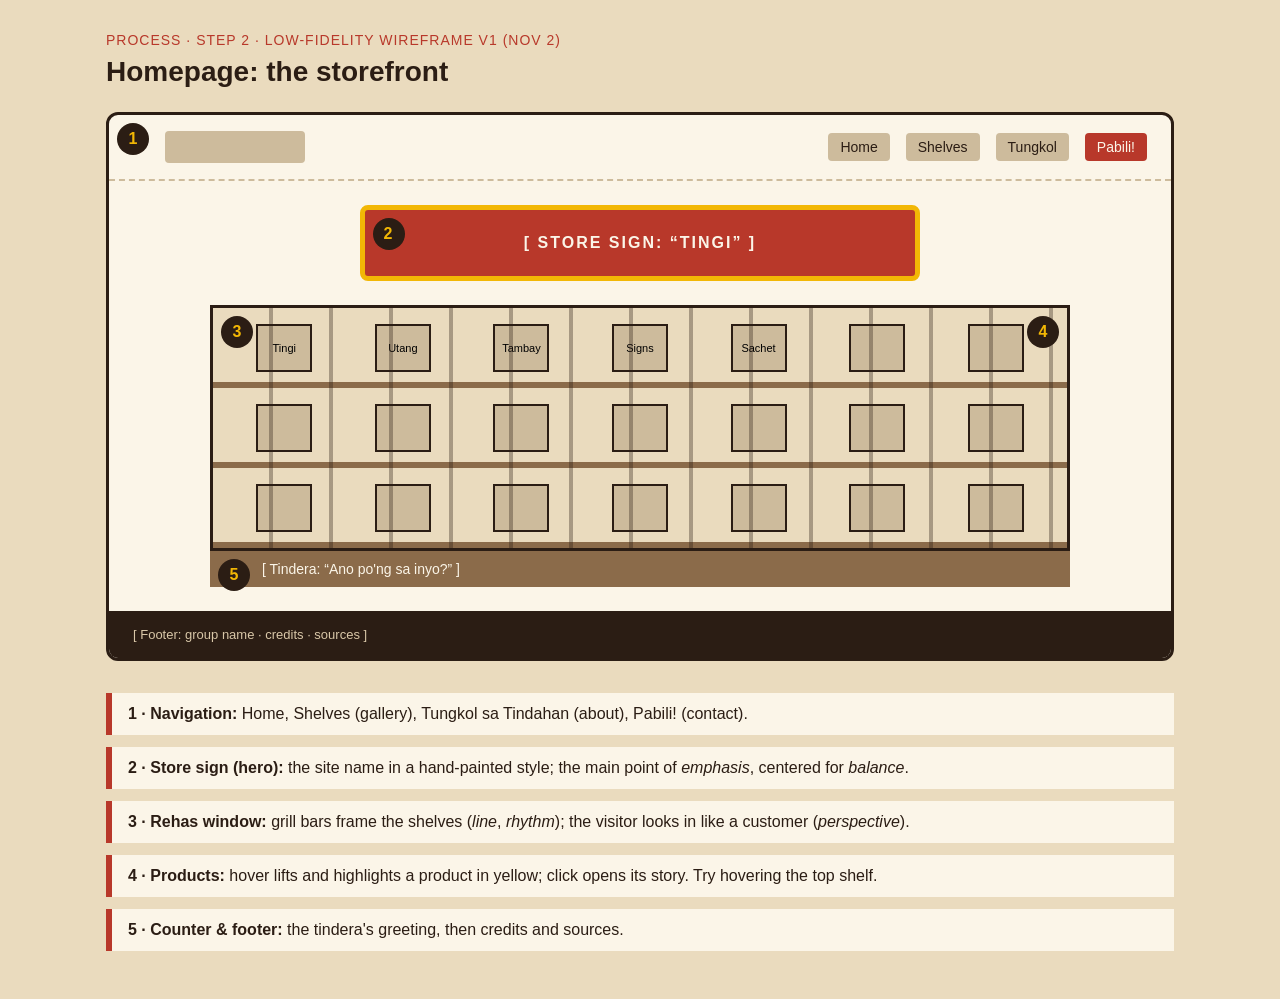
<file: docs/process/02-homepage-wireframe.html>
<!doctype html>
<html lang="en">
<head>
<meta charset="utf-8">
<meta name="viewport" content="width=device-width, initial-scale=1">
<title>Tingi — Homepage Wireframe (v1)</title>
<style>
  /* Low-fidelity wireframe: grays plus the two accent colors only. */
  :root {
    --ink: #2B1D14;
    --paper: #FBF5E8;
    --box: #CDBB9C;
    --line: #8B6B4A;
    --red: #B8382A;
    --yellow: #F2B705;
  }
  * { box-sizing: border-box; }
  body { margin: 0; background: #EADBBE; color: var(--ink); font-family: Arial, sans-serif; }
  main { max-width: 1100px; margin: 0 auto; padding: 32px 16px 48px; }
  .meta { font-size: 14px; letter-spacing: 1px; text-transform: uppercase; color: var(--red); margin: 0 0 8px; }
  h1 { margin: 0 0 24px; font-size: 28px; }
  .frame { background: var(--paper); border: 3px solid var(--ink); border-radius: 12px; overflow: hidden; }
  .label { position: relative; }
  .label::before {
    content: attr(data-n);
    position: absolute; left: 8px; top: 8px; z-index: 2;
    width: 32px; height: 32px; border-radius: 50%;
    background: var(--ink); color: var(--yellow);
    font: 700 16px/32px Arial, sans-serif; text-align: center;
  }
  .shelf.label::before { left: auto; right: 8px; }
  nav { display: flex; justify-content: space-between; align-items: center; gap: 16px; padding: 16px 24px 16px 56px; border-bottom: 2px dashed var(--box); flex-wrap: wrap; }
  .logo { width: 140px; height: 32px; background: var(--box); border-radius: 4px; }
  nav ul { display: flex; gap: 16px; list-style: none; margin: 0; padding: 0; flex-wrap: wrap; }
  nav li { padding: 6px 12px; background: var(--box); border-radius: 4px; font-size: 14px; }
  nav li:last-child { background: var(--red); color: var(--paper); }
  .sign { margin: 24px auto; width: min(560px, 90%); padding: 24px; background: var(--red); border: 5px solid var(--yellow); border-radius: 8px; color: var(--paper); text-align: center; font-weight: 700; letter-spacing: 2px; }
  .window { margin: 0 auto; width: min(860px, 94%); border: 3px solid var(--ink); background: #EADBBE; position: relative; }
  .window::after { /* the rehas: grill bars drawn over the shelves */
    content: ""; position: absolute; inset: 0; pointer-events: none;
    background: repeating-linear-gradient(90deg, transparent 0 56px, rgba(43,29,20,.35) 56px 60px);
  }
  .shelf { display: flex; justify-content: space-around; gap: 8px; padding: 16px 16px 10px; border-bottom: 6px solid var(--line); }
  .shelf button { width: 56px; height: 48px; background: var(--box); border: 2px solid var(--ink); cursor: pointer; font-size: 11px; }
  .shelf button:hover, .shelf button:focus-visible { background: var(--yellow); transform: translateY(-6px); outline: none; }
  .counter { width: min(860px, 94%); margin: 0 auto; background: var(--line); color: var(--paper); padding: 10px 16px 10px 52px; font-size: 14px; }
  footer { margin-top: 24px; background: var(--ink); color: #D9C7A8; padding: 16px 24px; font-size: 13px; }
  .notes { margin-top: 32px; display: grid; gap: 12px; }
  .notes p { margin: 0; background: var(--paper); border-left: 6px solid var(--red); padding: 12px 16px; }
  @media (max-width: 600px) { .shelf button { width: 40px; } }
</style>
</head>
<body>
<main>
  <p class="meta">Process · Step 2 · Low-fidelity wireframe v1 (Nov 2)</p>
  <h1>Homepage: the storefront</h1>

  <div class="frame">
    <nav class="label" data-n="1">
      <div class="logo" aria-label="Logo placeholder"></div>
      <ul><li>Home</li><li>Shelves</li><li>Tungkol</li><li>Pabili!</li></ul>
    </nav>

    <div class="sign label" data-n="2">[ STORE SIGN: “TINGI” ]</div>

    <div class="window label" data-n="3">
      <div class="shelf label" data-n="4">
        <button title="Tingi">Tingi</button><button title="Utang">Utang</button><button title="Tambayan">Tambay</button><button title="Signs and labels">Signs</button><button title="Sachet economy">Sachet</button><button></button><button></button>
      </div>
      <div class="shelf"><button></button><button></button><button></button><button></button><button></button><button></button><button></button></div>
      <div class="shelf"><button></button><button></button><button></button><button></button><button></button><button></button><button></button></div>
    </div>
    <div class="counter label" data-n="5">[ Tindera: “Ano po'ng sa inyo?” ]</div>

    <footer>[ Footer: group name · credits · sources ]</footer>
  </div>

  <section class="notes" aria-label="Annotations">
    <p><b>1 · Navigation:</b> Home, Shelves (gallery), Tungkol sa Tindahan (about), Pabili! (contact).</p>
    <p><b>2 · Store sign (hero):</b> the site name in a hand-painted style; the main point of <i>emphasis</i>, centered for <i>balance</i>.</p>
    <p><b>3 · Rehas window:</b> grill bars frame the shelves (<i>line</i>, <i>rhythm</i>); the visitor looks in like a customer (<i>perspective</i>).</p>
    <p><b>4 · Products:</b> hover lifts and highlights a product in yellow; click opens its story. Try hovering the top shelf.</p>
    <p><b>5 · Counter &amp; footer:</b> the tindera's greeting, then credits and sources.</p>
  </section>
</main>
</body>
</html>
</file>
<file: assets/css/style.css>
/* Tingi — site styles */

:root {
  --kahoy: #2B1D14;     /* text, frames, grill */
  --papel: #F6EBD3;     /* page background */
  --paper-light: #FBF5E8;
  --karatula: #B8382A;  /* signs, buttons */
  --karatula-dark: #9E2F22;
  --sachet: #F2B705;    /* highlights, hover */
  --pintura: #1F6F78;   /* walls, links */
  --plywood: #8B6B4A;
  --counter: #6B4A2E;
  --board: #3A2A1E;
  --muted: #5C4A3D;
  --muted-light: #D9C7A8;

  --font-sign: 'Bungee', Impact, sans-serif;
  --font-body: 'Nunito Sans', Arial, sans-serif;
  --font-hand: 'Caveat', cursive;

  --ease-out: cubic-bezier(0.16, 1, 0.3, 1);
  --shadow-paper: 0 10px 24px rgba(43, 29, 20, 0.35);

  color-scheme: light;
  scrollbar-color: var(--plywood) var(--kahoy);
  accent-color: var(--karatula);
}

* { box-sizing: border-box; }

html { background: var(--pintura); }

body {
  display: flex; flex-direction: column;
  min-height: 100vh;
  margin: 0;
  color: var(--kahoy);
  font-family: var(--font-body);
  line-height: 1.5;
  caret-color: var(--karatula);
}

body > main { flex: 1 0 auto; width: 100%; }

/* painted wall with faint plank lines, behind everything */
body::before {
  content: ""; position: fixed; inset: 0; z-index: -1;
  background: repeating-linear-gradient(0deg, transparent 0 46px, rgba(0, 0, 0, 0.06) 46px 48px);
  pointer-events: none;
}

::selection { background: var(--sachet); color: var(--kahoy); }

:where(a, button, select, summary):focus-visible {
  outline: 3px solid var(--sachet);
  outline-offset: 3px;
}

.visually-hidden {
  position: absolute; width: 1px; height: 1px; overflow: hidden;
  clip: rect(0 0 0 0); white-space: nowrap;
}

.skip-link {
  position: absolute; left: 16px; top: -64px; z-index: 10;
  background: var(--sachet); color: var(--kahoy);
  padding: 10px 14px; border-radius: 6px; font-weight: 800;
}
.skip-link:focus { top: 12px; }

/* ---------- Navigation ---------- */

.site-nav {
  display: flex; align-items: center; justify-content: space-between;
  gap: 8px 16px; flex-wrap: wrap;
  padding: 10px clamp(16px, 4vw, 40px);
  background: var(--kahoy); color: var(--papel);
}

.brand {
  display: inline-flex; align-items: center; gap: 10px;
  min-height: 44px;
  color: var(--papel); text-decoration: none;
}
.brand-mark {
  display: grid; place-items: center;
  width: 36px; height: 36px; border-radius: 6px;
  background: var(--karatula); border: 2px solid var(--sachet);
  font-family: var(--font-sign); font-size: 18px;
}
.brand-name { font-family: var(--font-sign); font-size: 22px; letter-spacing: 1px; }

.site-nav ul {
  display: flex; gap: 4px; flex-wrap: wrap;
  list-style: none; margin: 0; padding: 0;
}
.site-nav nav a {
  display: inline-flex; align-items: center;
  min-height: 44px; padding: 0 14px; border-radius: 6px;
  font-weight: 700; font-size: 15px; text-decoration: none;
  color: var(--papel);
}
.site-nav nav a:hover { background: rgba(246, 235, 211, 0.12); }
.site-nav nav a[aria-current="page"] { background: var(--papel); color: var(--kahoy); }
.site-nav nav .nav-pabili { background: var(--karatula); }
.site-nav nav .nav-pabili:hover { background: var(--karatula-dark); }
.site-nav nav .nav-pabili[aria-current="page"] { background: var(--papel); color: var(--kahoy); }

/* language switch and sound button (added by site.js) */
.site-nav nav { order: 1; }
.nav-tools { order: 2; display: flex; align-items: center; gap: 8px; }
.lang-switch { display: inline-flex; gap: 4px; }
.lang-switch button, .sound-toggle {
  min-height: 44px; min-width: 46px;
  border: 2px solid rgba(246, 235, 211, 0.35); border-radius: 8px;
  background: transparent; color: var(--papel);
  font: 800 13px/1 var(--font-body); letter-spacing: 0.06em;
  cursor: pointer;
}
.lang-switch button { padding: 0 8px; }
.lang-switch button[aria-pressed="true"] { background: var(--sachet); color: var(--kahoy); border-color: var(--sachet); }
.lang-switch button:not([aria-pressed="true"]):hover { background: rgba(246, 235, 211, 0.12); }
.sound-toggle {
  display: inline-flex; align-items: center; justify-content: center; gap: 6px;
  padding: 0 12px;
}
.sound-toggle:hover { background: rgba(246, 235, 211, 0.12); }
.sound-toggle svg { width: 20px; height: 20px; }
.sound-toggle .sound-waves { display: none; }
.sound-toggle.is-on { background: var(--papel); color: var(--kahoy); border-color: var(--papel); }
.sound-toggle.is-on .sound-waves { display: inline; }
.sound-toggle.is-on .sound-off { display: none; }
.lang-switch button:focus-visible, .sound-toggle:focus-visible { outline: 3px solid var(--sachet); outline-offset: 2px; }

/* ENG mode: small English glosses under or beside Filipino words */
.gloss { font-weight: 600; font-size: 0.8em; color: inherit; opacity: 0.8; }
.site-nav nav a { flex-direction: column; justify-content: center; line-height: 1.1; }
.site-nav nav a .gloss { display: block; font-size: 11px; letter-spacing: 0.02em; margin-top: 2px; }
.gloss:not(.gloss--block) { margin-left: 0.35em; }
.slip-submit .gloss, .story-step .gloss { opacity: 0.85; }
.slip-submit .gloss { display: block; margin: 2px 0 0; font-family: var(--font-body); font-size: 13px; letter-spacing: 0.02em; text-transform: none; }
.gloss--block { display: block; margin-top: 4px; font-family: var(--font-body); font-size: 15px; letter-spacing: 0; text-transform: none; }

/* one language at a time: elements come in .t-en / .t-fil pairs */
html:not([data-lang="fil"]) .t-fil,
html[data-lang="fil"] .t-en { display: none !important; }
/* the English helper words next to Filipino labels are only for ENG */
html[data-lang="fil"] :is(.label-en, .shelf-hint-en) { display: none !important; }

/* ---------- Storefront ---------- */

.storefront {
  max-width: 1040px;
  margin: 0 auto;
  padding: clamp(20px, 3.5vw, 36px) clamp(16px, 4vw, 32px) 0;
}

/* Hand-painted signboard mounted above the awning, as wide as the storefront.
   The hard bottom edge is the thickness of the plywood board. */
.sign {
  position: relative;
  display: flex; align-items: center; justify-content: center; gap: 8px clamp(20px, 4vw, 40px);
  flex-wrap: wrap;
  margin: 0 auto;
  padding: clamp(12px, 2vw, 18px) clamp(20px, 4vw, 44px);
  background: var(--karatula);
  border: 6px solid var(--sachet);
  border-radius: 10px;
  box-shadow: 0 10px 0 var(--kahoy), 0 22px 30px rgba(0, 0, 0, 0.3);
  text-align: center;
  transform: rotate(-0.6deg);
}
/* the two bolts holding the board to the wall */
.sign::before, .sign::after {
  content: ""; position: absolute; top: 50%;
  width: 12px; height: 12px; margin-top: -6px; border-radius: 50%;
  background: var(--muted-light); border: 2px solid var(--kahoy);
}
.sign::before { left: 12px; }
.sign::after { right: 12px; }
.sign-name {
  margin: 0;
  font-family: var(--font-sign); font-weight: 400; color: var(--papel);
  font-size: clamp(56px, 9vw, 92px); line-height: 1;
  text-shadow: 4px 4px 0 var(--kahoy);
}
.sign-side { display: flex; flex-direction: column; align-items: center; gap: 8px; }
.sign-band {
  display: inline-block;
  margin: 0;
  padding: 2px 16px;
  background: var(--papel); color: var(--karatula);
  border-radius: 4px;
  font-family: var(--font-sign);
  font-size: clamp(16px, 2.4vw, 22px); letter-spacing: 3px;
}
.sign-sub {
  margin: 0;
  font-weight: 700; color: var(--papel);
  font-size: clamp(15px, 2vw, 18px);
}

/* The one instruction, placed where the eye lands before the shelves */
.shelf-hint {
  margin: 22px auto 14px;
  max-width: 40rem;
  text-align: center; color: var(--papel);
}
.shelf-hint span { display: block; }
.shelf-hint span:first-child { font-weight: 800; font-size: 17px; }
.shelf-hint-en { font-weight: 600; font-size: 14px; }

/* Striped tarpaulin awning: tilted out toward the viewer, so its front
   edge reads closer (and wider) than where it meets the wall */
.awning {
  position: relative; z-index: 1;
  height: 40px;
  background: repeating-linear-gradient(90deg, var(--karatula) 0 48px, var(--papel) 48px 96px);
  border: 3px solid var(--kahoy);
  border-radius: 6px 6px 0 0;
  transform: perspective(420px) rotateX(-30deg);
  transform-origin: 50% 100%;
  -webkit-mask: radial-gradient(circle 12px at 24px 40px, transparent 98%, #000) 0 0 / 48px 100% repeat-x;
          mask: radial-gradient(circle 12px at 24px 40px, transparent 98%, #000) 0 0 / 48px 100% repeat-x;
}

/* The store window, looked into through the wire-mesh rehas */
.window {
  --s: 1; /* size of the drawn goods; smaller on phones */
  position: relative;
  padding: 0 clamp(10px, 3vw, 28px);
  isolation: isolate;
  background: #63452B;
  color: var(--papel);
  border: 6px solid var(--kahoy);
  border-top: 0;
  overflow: hidden;
  scroll-margin-top: 16px;
}
/* darker toward the floor of the store */
.window::before {
  content: ""; position: absolute; inset: 0; z-index: -1;
  background: linear-gradient(#8A6341, #71502F);
}
/* shade under the awning */
.window::after {
  content: ""; position: absolute; left: 0; right: 0; top: 0; height: 60px; z-index: 2;
  background: linear-gradient(rgba(20, 12, 6, 0.28), transparent);
  pointer-events: none;
}
/* the bare bulb's warm light on the goods */
.window-light {
  position: absolute; inset: 0; z-index: 2;
  background: radial-gradient(70% 70% at 50% 8%, rgba(246, 222, 150, 0.3), transparent 75%);
  pointer-events: none;
  transition: opacity 700ms ease-out;
}
.shutter-run .window-light { opacity: 0; }

/* Drawn goods: every item is an SVG reused from the sprite at the top of index.html.
   --w is the drawing's own width, --s the store's scale, --k a local scale. */
.sprite { position: absolute; }
.g {
  display: block; flex: none;
  width: calc(var(--w) * var(--s, 1) * var(--k, 1) * 1px); height: auto;
}
.c-red { color: var(--karatula); }
.c-yellow { color: var(--sachet); }
.c-teal { color: var(--pintura); }
.c-cream { color: var(--papel); }
.c-dark { color: #4A2E1C; }

/* Goods hanging across the top: sachet ribbons inside, chichirya and tarps
   clipped to the outside of the grill (closer to you, so they move more) */
.hangers {
  position: relative;
  display: flex; align-items: flex-start; justify-content: space-between; gap: 4px;
  --k: 0.86;
  height: calc(66px * var(--s));
  border-top: 4px solid var(--kahoy);
}
.hang {
  position: relative; flex: none;
  transform-origin: 50% 0;
  translate: calc(var(--px, 0) * 3px) 0;
  filter: saturate(0.9) brightness(0.94);
}
.hang--front {
  z-index: 4;
  translate: calc(var(--px, 0) * 9px) calc(var(--py, 0) * 3px);
  filter: drop-shadow(0 4px 4px rgba(0, 0, 0, 0.35));
}
.hang:hover { animation: swing 1100ms var(--ease-out); }
@keyframes swing {
  15% { rotate: 16deg; }
  35% { rotate: -11deg; }
  55% { rotate: 6deg; }
  75% { rotate: -3deg; }
}
@keyframes sway {
  from { rotate: -1.6deg; }
  to { rotate: 1.8deg; }
}
.tarp {
  padding: 5px 10px 6px;
  border: 2px solid var(--kahoy); border-radius: 2px;
  font-family: var(--font-sign); font-size: 13px; line-height: 1.1; text-align: center;
  box-shadow: 0 4px 8px rgba(0, 0, 0, 0.35);
}
.tarp--load { background: var(--sachet); color: var(--kahoy); }
.tarp--yelo { background: var(--paper-light); color: var(--pintura); font-size: 12px; }
.bulb { width: calc(20px * var(--s)); filter: none; }
.bulb svg { display: block; width: 100%; height: auto; }

.cardboard-sign {
  position: absolute; left: calc(50% + 104px); bottom: calc(100px * var(--s)); z-index: 4;
  padding: 6px 12px;
  background: #D9B98A; color: var(--kahoy);
  border: 2px solid var(--plywood);
  font-family: var(--font-hand); font-size: 18px; line-height: 1.05;
  transform: rotate(3deg);
  box-shadow: 2px 4px 8px rgba(0, 0, 0, 0.35);
  pointer-events: none;
}
.cardboard-sign--left { left: auto; right: calc(50% + 104px); transform: rotate(-3deg); }

.shelf {
  position: relative;
  display: flex; align-items: flex-end; justify-content: space-between;
  gap: clamp(4px, 1.4vw, 14px);
  min-height: 150px;
  padding: 8px clamp(4px, 2vw, 18px) 6px;
  border-bottom: 12px solid var(--plywood);
  box-shadow: 0 10px 12px -6px rgba(0, 0, 0, 0.5);
  margin-bottom: 18px;
}
/* the shelf's top surface, seen from slightly above: wide at the front edge,
   narrower where it meets the back wall (lines converge = perspective) */
.shelf::before {
  content: ""; position: absolute; left: 0; right: 0; bottom: 0;
  height: 16px;
  background: linear-gradient(#6E5034, #A3825C);
  clip-path: polygon(0 100%, 100% 100%, 97% 0, 3% 0);
}
/* a rail of the grill runs along the shelf line, never across a name tag */
.shelf::after {
  content: ""; position: absolute; left: -40px; right: -40px; top: calc(100% + 15px); z-index: 3;
  height: 6px;
  background: #D9C7A8; border-block: 1px solid var(--kahoy);
  pointer-events: none;
}
/* each shelf is three columns: goods on the left, the centre (Utang on the
   top shelf, the pass-through window on the bottom one), goods on the right */
.shelf--three, .shelf--hatch { display: grid; grid-template-columns: 1fr auto 1fr; }
.shelf--hatch { margin-bottom: 0; }
.shelf--hatch::after { content: none; }
.shelf-side {
  position: relative;
  display: flex; align-items: flex-end; justify-content: space-around;
  gap: clamp(4px, 1.4vw, 14px);
  min-width: 0;
}

/* behind the front row: a back row on the shelf, and a narrow inner shelf
   higher up. Both are smaller and darker, so they read as further away. */
.shelf-top {
  --k: 0.72;
  position: absolute; left: 4%; right: 4%; bottom: calc(76px * var(--s));
  display: flex; align-items: flex-end; justify-content: space-between; gap: 2px;
  border-bottom: 5px solid #5A3D25;
  overflow: hidden;
  filter: brightness(0.68) saturate(0.75);
  translate: calc(var(--px, 0) * -4px) 0;
  transition: translate 300ms var(--ease-out);
  pointer-events: none;
}
.shelf-side > .shelf-top { left: 0; right: 0; }
.shelf-back {
  --k: 0.92;
  position: absolute; left: 3%; right: 3%; bottom: 16px;
  display: flex; align-items: flex-end; justify-content: space-between; gap: 2px;
  overflow: hidden;
  filter: brightness(0.8) saturate(0.85);
  translate: calc(var(--px, 0) * -3px) 0;
  transition: translate 300ms var(--ease-out);
  pointer-events: none;
}
.shelf-side > .shelf-back { left: 0; right: 0; bottom: 10px; }

/* Products that open a story. The drawing is behind the grill; its name tag
   is clipped to the front of the grill so it is always readable. */
.product {
  position: relative;
  display: flex; flex-direction: column; align-items: center; gap: 6px;
  flex: none;
  padding: 8px 6px 8px;
  background: none; border: 0; border-radius: 10px;
  font: inherit; color: inherit; cursor: pointer;
  transition: background-color 220ms var(--ease-out);
}
.product::before {
  content: ""; position: absolute; left: 50%; top: 0; z-index: 0;
  width: 150%; aspect-ratio: 1; translate: -50% -12%;
  background: radial-gradient(closest-side, rgba(242, 183, 5, 0.3), transparent);
  pointer-events: none;
}
.product > svg { position: relative; }
.product svg {
  width: clamp(56px, 7vw, 76px); height: auto; display: block;
  filter: drop-shadow(0 6px 6px rgba(0, 0, 0, 0.35));
  transition: translate 220ms var(--ease-out), scale 220ms var(--ease-out), opacity 120ms linear;
}
.product .tag {
  position: relative; z-index: 4;
  padding: 3px 12px;
  background: var(--papel); color: var(--kahoy);
  border: 2px solid var(--kahoy); border-radius: 999px;
  font-weight: 800; font-size: clamp(12px, 1.8vw, 15px); white-space: nowrap;
  transition: background-color 220ms var(--ease-out);
}
.product:hover, .product:focus-visible { background: rgba(242, 183, 5, 0.2); }
.product:hover svg, .product:focus-visible svg { translate: 0 -8px; }
.product:hover .tag, .product:focus-visible .tag { background: var(--sachet); }
.product:active svg { translate: 0 -4px; scale: 0.96; transition-duration: 80ms; }
.product:focus-visible { outline: 3px solid var(--papel); outline-offset: 2px; }
/* picked: the drawing has left the shelf (it is at the window, then in the story) */
.product.is-away svg { opacity: 0; transition: none; }

/* "Nabili na" stamp on stories already read */
.stamp {
  position: absolute; top: 2px; right: -8px; z-index: 4;
  display: none;
  padding: 1px 6px;
  background: rgba(251, 245, 232, 0.92); color: var(--karatula);
  border: 2px solid var(--karatula); border-radius: 4px;
  font-family: var(--font-sign); font-size: 12px; white-space: nowrap;
  transform: rotate(12deg);
}
.product.is-read .stamp { display: block; }
.product.stamp-pending .stamp { opacity: 0; }

/* Other stock, packed in tight clusters like a real tindahan,
   duller than the five stories so those stand out */
.stock {
  position: relative;
  --k: 1.1;
  display: flex; align-items: flex-end; gap: 3px; flex: none;
  filter: saturate(0.9) brightness(0.96);
}

/* The rehas: a light wire grid in a pale welded frame, in front of the goods */
.rehas {
  /* the frame's two uprights stand either side of the pass-through window;
     the products sit in the columns beside them, so no bar crosses a drawing */
  --post: calc(74px * var(--s) + 9px);
  --wire: rgba(246, 235, 211, 0.24);
  --bar: #D9C7A8;
  position: absolute; inset: 0 -10px; z-index: 3;
  pointer-events: none;
  background:
    linear-gradient(90deg,
      transparent calc(50% - var(--post) - 4px), var(--kahoy) 0 calc(50% - var(--post) - 3px), var(--bar) 0 calc(50% - var(--post) + 3px), var(--kahoy) 0 calc(50% - var(--post) + 4px),
      transparent 0 calc(50% + var(--post) - 4px), var(--kahoy) 0 calc(50% + var(--post) - 3px), var(--bar) 0 calc(50% + var(--post) + 3px), var(--kahoy) 0 calc(50% + var(--post) + 4px), transparent 0),
    repeating-linear-gradient(90deg, transparent 0 16px, var(--wire) 16px 18px),
    repeating-linear-gradient(0deg, transparent 0 16px, var(--wire) 16px 18px);
  border-top: 6px solid var(--bar);
  /* the pass-through window is a real hole in the grid */
  -webkit-mask: linear-gradient(#000 0 0) center bottom 15px / calc(148px * var(--s)) calc(118px * var(--s)) no-repeat, linear-gradient(#000 0 0);
  -webkit-mask-composite: xor;
          mask: linear-gradient(#000 0 0) center bottom 15px / calc(148px * var(--s)) calc(118px * var(--s)) no-repeat, linear-gradient(#000 0 0);
          mask-composite: exclude;
  translate: calc(var(--px, 0) * 5px) calc(var(--py, 0) * 2px);
  transition: translate 300ms var(--ease-out);
}
/* the frame's shadow falls a little to the side, on the goods behind it */
.rehas::before {
  content: ""; position: absolute; inset: 0;
  background: linear-gradient(90deg,
    transparent calc(50% - var(--post) - 3px), rgba(0, 0, 0, 0.2) 0 calc(50% - var(--post) + 4px),
    transparent 0 calc(50% + var(--post) - 3px), rgba(0, 0, 0, 0.2) 0 calc(50% + var(--post) + 4px), transparent 0);
  transform: translateX(12px);
  filter: blur(2px);
}

/* strips of sachets hang down both sides, clipped to the outside of the grill */
.side-strip {
  --k: 0.8;
  position: absolute; top: calc(70px * var(--s)); z-index: 4;
  display: flex; flex-direction: column;
  filter: drop-shadow(0 3px 3px rgba(0, 0, 0, 0.35));
  translate: calc(var(--px, 0) * 9px) calc(var(--py, 0) * 3px);
  pointer-events: none;
}
.side-strip--left { left: 3px; }
.side-strip--right { right: 3px; }

/* Inside the window: the side walls angle back toward the back wall */
.window-walls {
  position: absolute; inset: 0; z-index: 0;
  pointer-events: none;
}
.window-walls::before, .window-walls::after {
  content: ""; position: absolute; top: 0; bottom: 0; width: 26px;
  background: linear-gradient(90deg, #3E2A1A, #57391F);
}
.window-walls::before { left: 0; clip-path: polygon(0 0, 100% 22px, 100% calc(100% - 10px), 0 100%); }
.window-walls::after {
  right: 0; background: linear-gradient(270deg, #3E2A1A, #57391F);
  clip-path: polygon(0 22px, 100% 0, 100% 100%, 0 calc(100% - 10px));
}

/* The pass-through window: the opening in the grill, right above the ledge,
   where payment goes in and goods come out */
.hatch {
  position: relative; z-index: 4;
  align-self: end;
  width: calc(148px * var(--s));
  margin: 0 clamp(2px, 1.2vw, 14px) -18px;
  /* the frame is part of the grill, so it moves with it */
  translate: calc(var(--px, 0) * 5px) calc(var(--py, 0) * 2px);
  transition: translate 300ms var(--ease-out);
}
/* The opening has no background of its own: you look through it at the same
   back wall, light and shelves as the rest of the store. */
.hatch-hole {
  position: relative;
  height: calc(118px * var(--s));
  border: 6px solid var(--muted-light); border-radius: 4px;
  outline: 3px solid var(--kahoy);
  box-shadow: inset 0 8px 10px rgba(43, 29, 20, 0.3);
  overflow: hidden;
}
.hatch-tray {
  display: block; height: 12px; margin: 3px -8px 0;
  background: linear-gradient(#A3825C, #7E5E3D);
  border: 3px solid var(--kahoy); border-radius: 3px;
}
/* The tindera stands inside the store, behind the grill: she stays put (like
   the shelves) while the frame around her moves, so you see past it. */
.hatch-inside {
  position: absolute; inset: 0;
  translate: calc(var(--px, 0) * -6px) calc(var(--py, 0) * -2.5px);
  transition: translate 300ms var(--ease-out);
}
.hatch-tindera { position: absolute; left: 0; bottom: 0; display: block; width: 100%; height: auto; overflow: visible; }
/* the shelf behind her is as dim as the other back rows */
.tindera-back { filter: brightness(0.72) saturate(0.8); }
/* her hands rest on the sill; they take the coin and hand the product out */
.hatch-hand { position: absolute; left: 0; bottom: -4px; display: block; width: 100%; height: auto; }
.hatch-item { position: absolute; left: 50%; bottom: 2px; width: 32%; translate: -50% 0; }
.hatch-item svg { display: block; width: 100%; height: auto; max-height: calc(50px * var(--s)); }
/* your piso: it starts on the ledge and goes in through the opening */
.hatch-coin { --k: 1.15; position: absolute; left: 50%; bottom: 6px; z-index: 1; translate: -50% 0; opacity: 0; }
.hatch-note {
  position: absolute; left: 50%; bottom: calc(100% + 6px); z-index: 1;
  padding: 1px 8px;
  background: var(--sachet); color: var(--kahoy);
  border: 2px solid var(--kahoy);
  font-family: var(--font-hand); font-size: 17px; line-height: 1.2; white-space: nowrap;
  translate: -50% 0; rotate: -2deg;
  box-shadow: 0 3px 6px rgba(0, 0, 0, 0.35);
}
/* the drawing while it travels from the shelf to the window */
.pick-ghost {
  position: fixed; z-index: 20; margin: 0;
  pointer-events: none;
  filter: drop-shadow(0 8px 8px rgba(0, 0, 0, 0.4));
}

/* The ledge and the painted wall under the window */
.counter {
  position: relative;
  display: grid; grid-template-columns: 1fr auto 1fr; align-items: center;
  gap: 10px 20px;
  padding: 30px clamp(14px, 3vw, 28px) 18px;
  background: linear-gradient(var(--counter), #5C3F27);
  border: 6px solid var(--kahoy); border-top: 0; border-bottom: 0;
  color: var(--papel);
}
/* the ledge, seen from above, sticks out past the window frame */
.counter::before {
  content: ""; position: absolute; left: -16px; right: -16px; top: -12px; height: 18px;
  background: linear-gradient(#A3825C, #7E5E3D);
  border: 3px solid var(--kahoy); border-radius: 3px;
  clip-path: polygon(1.6% 0, 98.4% 0, 100% 100%, 0 100%);
}
/* the listahan lies on the ledge beside the window */
.ledge-listahan { position: absolute; left: calc(50% + 100px * var(--s, 1)); top: -22px; z-index: 1; }
/* hand-painted advertising on the wall */
.wall-ad {
  justify-self: start; margin: 0;
  font-family: var(--font-sign); font-size: clamp(15px, 2vw, 21px); line-height: 1.05;
  color: var(--papel); text-shadow: 2px 2px 0 var(--kahoy);
  transform: rotate(-2deg);
}
/* what the tindera says, coming from the window above */
.greeting {
  position: relative; grid-column: 2;
  justify-self: center; margin: 0;
  max-width: 15em; padding: 6px 18px 9px;
  background: var(--paper-light); color: var(--kahoy);
  border: 3px solid var(--kahoy); border-radius: 18px;
  font-family: var(--font-hand); font-size: clamp(24px, 3.4vw, 31px); line-height: 1.1; text-align: center;
}
.greeting::before {
  content: ""; position: absolute; left: 50%; top: -11px;
  width: 16px; height: 16px; margin-left: -8px;
  background: var(--paper-light);
  border: 3px solid var(--kahoy); border-right: 0; border-bottom: 0;
  transform: rotate(45deg);
}
.progress { grid-column: 3; justify-self: end; display: flex; align-items: center; gap: 12px; margin: 0; font-weight: 700; font-size: 16px; }
.progress p { margin: 0; white-space: nowrap; }

/* five little sachets that fill in as stories are read */
.tokens { display: flex; gap: 6px; }
.tokens i {
  width: 16px; height: 22px;
  border: 2px dashed rgba(246, 235, 211, 0.55); border-radius: 2px 2px 5px 5px;
  transition: background-color 300ms var(--ease-out), border-color 300ms var(--ease-out), transform 420ms var(--ease-out);
}
.tokens i.is-read { border: 2px solid var(--kahoy); background: var(--sachet); transform: rotate(-8deg) translateY(-2px); }
.tokens i.is-read:nth-child(2) { background: var(--karatula); transform: rotate(6deg) translateY(-2px); }
.tokens i.is-read:nth-child(3) { background: var(--pintura); }
.tokens i.is-read:nth-child(4) { background: #D9B98A; transform: rotate(5deg) translateY(-2px); }
.tokens i.is-read:nth-child(5) { background: var(--karatula); }
.progress strong { font-family: var(--font-sign); font-weight: 400; color: var(--sachet); font-size: 24px; line-height: 1; }

/* Street level: the foot of the wall and the ground in front of the store */
.street {
  --s: 1;
  position: relative;
  display: flex; align-items: flex-end; gap: clamp(8px, 2.5vw, 28px);
  height: calc(118px * var(--s));
  padding: 0 clamp(10px, 3vw, 30px) 10px;
  background: linear-gradient(#5C3F27 0 calc(100% - 30px), #A99B82 calc(100% - 30px));
  border: 6px solid var(--kahoy); border-top: 0;
}
.street-crates { display: flex; flex-direction: column-reverse; align-items: center; gap: 0; }
.street-crates .g:last-child { margin-bottom: -4px; rotate: -2deg; }
.street-bench { position: relative; margin-left: auto; }
.street-halaman { align-self: flex-end; }
.pusa { position: absolute; left: 14%; bottom: calc(100% - 9px * var(--s)); width: calc(84px * var(--s)); height: auto; }
.pusa-tail { transform-box: fill-box; transform-origin: 0 100%; }
@keyframes tail-flick {
  0%, 82%, 100% { rotate: 0deg; }
  88% { rotate: -14deg; }
  94% { rotate: 6deg; }
}
@keyframes glow {
  from { opacity: 0.82; }
  to { opacity: 1; }
}

/* Quiet background motion, only while the store is on screen (main.js adds
   .is-ambient) and only for visitors who have not asked for less motion */
@media (prefers-reduced-motion: no-preference) {
  .is-ambient .hang { animation: sway 6s ease-in-out infinite alternate; }
  .is-ambient .hang:nth-child(3n) { animation-duration: 7.3s; animation-delay: -2s; }
  .is-ambient .hang:nth-child(3n+1) { animation-duration: 5.2s; animation-delay: -3.5s; }
  .is-ambient .hang:hover { animation: swing 1100ms var(--ease-out); }
  .is-ambient .window-light { animation: glow 4.6s ease-in-out infinite alternate; }
  .is-ambient .pusa-tail { animation: tail-flick 7s ease-in-out infinite; }
}

/* narrower windows: the goods beside the pass-through window give way first */
@media (max-width: 1040px) {
  .shelf--hatch .stock--wide, .cardboard-sign, .hide-m { display: none; }
}
@media (max-width: 900px) {
  .shelf .filler--wide, .shelf--three .stock--wide { display: none; }
  .counter { grid-template-columns: 1fr 1fr; }
  .greeting { grid-column: 1 / -1; }
  .progress { grid-column: 2; }
}
@media (max-width: 760px) {
  .shelf--hatch .stock, .hangers .hide-s, .side-strip { display: none; }
}
@media (max-width: 640px) {
  /* long names wrap so the two bottom products fit beside the window */
  .shelf--hatch .tag { white-space: normal; max-width: 9.5ch; padding: 3px 8px; border-radius: 12px; line-height: 1.1; text-align: center; }
}

/* ---------- Footer ---------- */

.site-footer {
  margin-top: 48px;
  padding: 24px clamp(16px, 4vw, 40px);
  background: var(--kahoy); color: var(--muted-light);
  text-align: center; font-size: 14px;
}
.site-footer p { margin: 4px 0; }
.site-footer strong { font-family: var(--font-sign); font-weight: 400; color: var(--papel); }
.site-footer a { color: var(--papel); text-underline-offset: 3px; }
.site-footer a:hover { color: var(--sachet); }

/* ---------- Story: a page from the listahan ---------- */

.story {
  width: min(560px, calc(100% - 32px));
  padding: 0;
  isolation: isolate;
  background: var(--paper-light);
  color: var(--kahoy);
  border: 0; border-radius: 6px;
  box-shadow: var(--shadow-paper);
}
/* browsers without view transitions get a simple entrance instead */
@supports not (view-transition-name: none) {
  .story[open] { animation: story-in 420ms var(--ease-out); }
}
.story::before {
  content: ""; position: absolute; inset: 0; z-index: -1;
  background:
    linear-gradient(90deg, transparent 38px, rgba(184, 56, 42, 0.55) 38px 40px, transparent 40px),
    repeating-linear-gradient(transparent 0 31px, #C9DBE6 31px 32px);
  pointer-events: none;
}
.story::backdrop { background: rgba(43, 29, 20, 0.6); }
@keyframes story-in {
  from { transform: translateY(28px) rotate(-1.5deg); opacity: 0.4; }
  to { transform: none; opacity: 1; }
}

.story-page { padding: 28px 28px 8px 56px; }
.story-head {
  display: flex; align-items: center; gap: 16px;
  margin-bottom: 14px; padding-right: 36px;
}
.story-art { flex: none; width: 72px; }
.story-art svg { display: block; width: 100%; height: auto; }
.story-title {
  margin: 0;
  font-family: var(--font-sign); font-weight: 400;
  font-size: clamp(26px, 5vw, 32px); line-height: 1.1;
  text-wrap: balance;
}
.story-critique {
  display: inline-block;
  margin: 8px 0 0;
  padding: 0 8px;
  color: var(--karatula); border: 2px solid var(--karatula); border-radius: 4px;
  font-family: var(--font-sign); font-size: 14px;
  transform: rotate(-3deg);
}
.story-critique[hidden] { display: none; }
.story-lead { margin: 0 0 10px; font-weight: 800; font-size: 18px; line-height: 1.45; }
.story-body { margin: 0 0 12px; color: var(--muted); font-size: 18px; text-wrap: pretty; }
.story-soon { margin: 0; font-family: var(--font-hand); font-size: 24px; color: var(--pintura); }

.story-nav {
  display: flex; justify-content: space-between; gap: 8px; flex-wrap: wrap;
  padding: 14px 20px 20px 56px;
}
.story-step {
  min-height: 44px; padding: 0 16px;
  background: var(--paper-light); color: var(--kahoy);
  border: 2px solid var(--kahoy); border-radius: 999px;
  font: 800 15px var(--font-body); cursor: pointer;
  transition: background-color 180ms var(--ease-out);
}
.story-step:hover { background: var(--sachet); }
.story-step--next { background: var(--karatula); color: var(--papel); border-color: var(--karatula); }
.story-step--next:hover { background: var(--karatula-dark); }

.story-close-form { position: absolute; right: 8px; top: 8px; margin: 0; }
.story-close {
  display: grid; place-items: center;
  width: 44px; height: 44px; border-radius: 50%;
  background: var(--paper-light); border: 2px solid var(--kahoy);
  color: var(--kahoy); cursor: pointer;
}
.story-close svg { width: 20px; height: 20px; }
.story-close:hover { background: var(--sachet); }

/* ---------- Inner pages (Tungkol, Pabili!) ---------- */

.page {
  max-width: 960px;
  margin: 0 auto;
  padding: clamp(24px, 5vw, 48px) clamp(16px, 4vw, 32px) 0;
}

.page-sign {
  width: fit-content; max-width: 100%;
  margin: 0 auto 40px;
  padding: 14px clamp(22px, 5vw, 44px) 18px;
  background: var(--karatula);
  border: 5px solid var(--sachet); border-radius: 10px;
  box-shadow: 0 8px 0 var(--kahoy), 0 18px 26px rgba(0, 0, 0, 0.3);
  text-align: center;
  transform: rotate(-1deg);
}
.page-title {
  margin: 0;
  font-family: var(--font-sign); font-weight: 400; color: var(--papel);
  font-size: clamp(44px, 10vw, 80px); line-height: 1;
  text-shadow: 3px 3px 0 var(--kahoy);
}
.page-title-small {
  display: block;
  font-size: max(0.4em, 22px); letter-spacing: 3px;
  text-shadow: 2px 2px 0 var(--kahoy);
}

.paper {
  margin-bottom: 40px;
  padding: clamp(22px, 4vw, 34px);
  background: var(--paper-light);
  border: 3px solid var(--kahoy); border-radius: 10px;
  box-shadow: var(--shadow-paper);
}
.paper p { margin: 0 0 14px; max-width: 68ch; text-wrap: pretty; }
.paper p:last-child { margin-bottom: 0; }
.lead { font-size: clamp(18px, 2.6vw, 22px); font-weight: 800; }

.section-title {
  margin: 0 0 16px;
  font-family: var(--font-sign); font-weight: 400;
  font-size: clamp(22px, 4vw, 30px); line-height: 1.15;
  text-wrap: balance;
}
.section-title--light { color: var(--papel); }

/* "Bakit sari-sari store?" as a hand-painted price list board */
.price-board {
  margin-bottom: 40px;
  padding: clamp(22px, 4vw, 34px);
  position: relative;
  isolation: isolate;
  background: var(--board);
  border: 6px solid var(--kahoy); border-radius: 8px;
  box-shadow: var(--shadow-paper);
  color: var(--papel);
}
.price-board::before {
  content: ""; position: absolute; inset: 0; z-index: -1;
  background: repeating-linear-gradient(0deg, transparent 0 22px, rgba(0, 0, 0, 0.12) 22px 24px);
  pointer-events: none;
}
.price-board-title {
  margin: 0 0 8px;
  font-family: var(--font-sign); font-weight: 400; color: var(--sachet);
  font-size: clamp(22px, 4vw, 30px); line-height: 1.15;
}
.price-list { margin: 0; }
.price-row {
  display: grid; grid-template-columns: minmax(12rem, 16rem) 1fr; gap: 6px 28px;
  padding: 16px 0;
  border-bottom: 2px dashed rgba(246, 235, 211, 0.35);
}
.price-row:last-child { border-bottom: 0; padding-bottom: 0; }
.price-row dt { font-weight: 800; font-size: 19px; }
.price-row dd { margin: 0; color: var(--muted-light); max-width: 60ch; }

/* The team as store name tags */
.team {
  display: grid; grid-template-columns: repeat(auto-fill, minmax(160px, 1fr));
  gap: 14px; list-style: none; margin: 0 0 40px; padding: 0;
}
@media (min-width: 900px) {
  .team { grid-template-columns: repeat(5, 1fr); }
}
.member {
  position: relative;
  padding: 26px 16px 18px;
  background: var(--paper-light);
  border: 3px solid var(--kahoy); border-top: 12px solid var(--karatula); border-radius: 10px;
  box-shadow: 0 6px 14px rgba(43, 29, 20, 0.3);
}
.member::before {
  content: ""; position: absolute; top: 8px; left: 50%;
  width: 22px; height: 6px; margin-left: -11px;
  background: var(--pintura); border-radius: 999px;
}
.member p { margin: 0; }

/* "Sa mga numero": four price tags with sourced figures (count up in site.js) */
.numbers { margin-bottom: 40px; }
.number-tags {
  display: grid; grid-template-columns: repeat(auto-fit, minmax(190px, 1fr));
  gap: 16px; list-style: none; margin: 0 0 14px; padding: 0;
}
.number-tag {
  position: relative;
  padding: 30px 18px 18px 18px;
  background: var(--sachet); color: var(--kahoy);
  border: 3px solid var(--kahoy); border-radius: 6px 6px 6px 26px;
  box-shadow: 0 6px 14px rgba(43, 29, 20, 0.3);
}
.number-tag::before { /* the hole the tag hangs from */
  content: ""; position: absolute; top: 10px; left: 16px;
  width: 12px; height: 12px; border-radius: 50%;
  background: var(--kahoy); box-shadow: inset 0 0 0 3px rgba(246, 235, 211, 0.6);
}
.number-tag:nth-child(even) { transform: rotate(1.2deg); }
.number-tag:nth-child(odd) { transform: rotate(-1deg); }
.number-tag--critique { background: var(--papel); border-top: 10px solid var(--karatula); }
.number-tag p { margin: 0; }
.number { font-family: var(--font-sign); font-size: clamp(30px, 3vw, 36px); line-height: 1; font-variant-numeric: tabular-nums; overflow-wrap: anywhere; }
.number-unit { display: block; margin-top: 4px; font-size: clamp(15px, 1.5vw, 18px); letter-spacing: 0.02em; }
.number-tag--critique .number { color: var(--karatula); }
.number-label { margin-top: 10px !important; font-weight: 700; font-size: 15px; line-height: 1.35; }
.number-label sup { margin-left: 2px; font-size: 11px; }
.number-sources {
  margin: 0; padding-left: 22px;
  color: var(--papel); font-size: 14px; line-height: 1.45; overflow-wrap: anywhere;
}
.number-sources li + li { margin-top: 4px; }
.number-sources a { color: var(--papel); text-decoration-thickness: 2px; text-underline-offset: 3px; }
.member-name { font-weight: 800; font-size: 18px; line-height: 1.25; }
.member-role { margin-top: 6px !important; font-weight: 800; color: var(--karatula); font-size: 14px; }
.member-desc { margin-top: 4px !important; color: var(--muted); font-size: 14px; }

/* Lined notebook paper, like the listahan: text sits on the rules */
.listahan {
  padding: 32px clamp(20px, 4vw, 34px) 32px clamp(56px, 8vw, 68px);
  background:
    linear-gradient(90deg, transparent 38px, rgba(184, 56, 42, 0.55) 38px 40px, transparent 40px),
    repeating-linear-gradient(transparent 0 25px, #C9DBE6 25px 26px, transparent 26px 32px),
    var(--paper-light);
  line-height: 32px;
}
.listahan .section-title { margin: 0 0 32px; line-height: 32px; }
.listahan p { margin: 0 0 32px; }
.handnote { font-family: var(--font-hand); font-size: 26px; color: var(--pintura); }

/* "Ilista mo": visitors write a line in the tindera's notebook */
.ilista { max-width: 46rem; margin: 0 auto 40px; }
.ilista-entries { list-style: none; margin: 0 0 32px; padding: 0; }
.ilista-entry {
  position: relative;
  font-family: var(--font-hand); font-size: 25px; line-height: 32px; color: var(--pintura);
  overflow-wrap: anywhere;
}
.ilista-entry--mine { color: var(--kahoy); padding-right: 52px; }
.ilista-who {
  font-family: var(--font-body); font-size: 13px; font-weight: 800; letter-spacing: 0.06em; text-transform: uppercase;
  color: var(--karatula);
}
.ilista-entry--sample .ilista-who { color: var(--muted); }
.ilista-who::after { content: " ·"; }
.ilista-remove {
  position: absolute; right: 0; top: -6px;
  display: grid; place-items: center;
  width: 44px; height: 44px; padding: 0;
  border: 0; border-radius: 50%; background: transparent; color: var(--muted);
  cursor: pointer;
}
.ilista-remove svg { width: 18px; height: 18px; }
.ilista-remove:hover { background: rgba(184, 56, 42, 0.12); color: var(--karatula); }
.ilista-remove:focus-visible { outline: 3px solid var(--sachet); }
.ilista-form .field { margin-bottom: 8px; }
.ilista-form label { line-height: 32px; margin-bottom: 0; }
.ilista-count { margin: 4px 0 0 !important; font-size: 14px; line-height: 20px; color: var(--muted); }
.ilista-form .error { margin: 0 !important; min-height: 24px; line-height: 24px; }
.ilista-note { margin: 12px 0 0 !important; font-size: 14px; line-height: 20px; color: var(--muted); }

.page-intro {
  max-width: 36rem; margin: 0 auto 28px;
  text-align: center; color: var(--papel); font-weight: 700; font-size: 18px;
  text-wrap: balance;
}

/* Order slip form */
.slip-wrap { display: grid; justify-items: center; align-items: start; }
.slip-wrap > * { grid-area: 1 / 1; }
.slip-wrap > .is-leaving { z-index: 1; pointer-events: none; }
.slip, .receipt {
  width: min(520px, 100%);
  padding: 24px clamp(18px, 4vw, 32px) 30px;
  background: var(--paper-light);
  border: 3px solid var(--kahoy); border-radius: 4px;
  filter: drop-shadow(0 10px 14px rgba(43, 29, 20, 0.35));
  /* torn-paper bottom edge */
  -webkit-mask: linear-gradient(#000 0 0) top / 100% calc(100% - 10px) no-repeat,
                conic-gradient(from -45deg at bottom, #0000, #000 1deg 89deg, #0000 90deg) bottom / 20px 10px repeat-x;
          mask: linear-gradient(#000 0 0) top / 100% calc(100% - 10px) no-repeat,
                conic-gradient(from -45deg at bottom, #0000, #000 1deg 89deg, #0000 90deg) bottom / 20px 10px repeat-x;
}
.slip-head {
  display: flex; justify-content: space-between; align-items: baseline; gap: 8px; flex-wrap: wrap;
  padding-bottom: 12px; margin-bottom: 20px;
  border-bottom: 2px dashed var(--kahoy);
}
.slip-store { margin: 0; font-family: var(--font-sign); font-size: 16px; color: var(--karatula); }
.slip-label { margin: 0; font-family: var(--font-hand); font-size: 26px; }

.field { margin-bottom: 14px; }
.field label { display: block; margin-bottom: 4px; font-weight: 800; }
.label-en { font-weight: 600; color: var(--muted); font-size: 14px; }
.field input, .field select, .field textarea {
  width: 100%;
  min-height: 48px;
  padding: 10px 12px;
  background: #FFFDF7;
  border: 2px solid var(--kahoy); border-radius: 6px;
  font: inherit; font-size: 17px; color: var(--kahoy);
}
.field textarea { resize: vertical; line-height: 1.5; }
.field ::placeholder { color: #7A6656; }
.field input:focus, .field select:focus, .field textarea:focus {
  outline: 3px solid var(--sachet); outline-offset: 1px;
}
.field [aria-invalid="true"] { border-color: var(--karatula); border-width: 3px; }
.error { margin: 4px 0 0; min-height: 1.4em; color: var(--karatula); font-weight: 700; font-size: 14px; }

.slip-submit {
  width: 100%;
  min-height: 52px;
  padding: 12px;
  background: var(--karatula); color: var(--papel);
  border: 3px solid var(--kahoy); border-radius: 8px;
  box-shadow: 0 5px 0 var(--kahoy);
  font-family: var(--font-sign); font-size: 20px; cursor: pointer;
  transition: transform 140ms var(--ease-out), box-shadow 140ms var(--ease-out), background-color 140ms var(--ease-out);
}
.slip-submit:hover { background: var(--karatula-dark); }
.slip-submit:active { transform: translateY(4px); box-shadow: 0 1px 0 var(--kahoy); }
.slip-note { margin: 12px 0 0; text-align: center; color: var(--muted); font-size: 14px; }

.receipt { text-align: center; }
.receipt:focus { outline: none; }
.receipt-title { margin: 8px 0 6px; font-family: var(--font-sign); font-weight: 400; font-size: 34px; }
.receipt > p { margin: 0 auto; max-width: 36ch; }
.receipt-lines { margin: 18px 0; padding: 12px 0; border-block: 2px dashed var(--kahoy); text-align: left; }
.receipt-lines div { display: flex; justify-content: space-between; gap: 16px; padding: 3px 0; }
.receipt-lines dt { font-weight: 800; flex: none; }
.receipt-lines dd { margin: 0; overflow-wrap: anywhere; text-align: right; }
.receipt-lines .receipt-message { flex-direction: column; gap: 2px; }
.receipt-message dd { text-align: left; white-space: pre-wrap; }
.receipt .handnote { margin: 0 0 16px; }

/* ---------- Paninda (gallery) ---------- */

.page--wide { max-width: 1240px; }

.intro-critique {
  display: inline-block; padding: 0 6px;
  background: var(--paper-light); color: var(--karatula);
  border: 2px solid var(--karatula); border-radius: 4px;
  font-family: var(--font-sign); font-size: 14px; line-height: 1.4;
  transform: rotate(-3deg);
}

.catalog {
  display: flex; flex-wrap: wrap; justify-content: center;
  gap: 16px; list-style: none; margin: 0 0 56px; padding: 0;
}
.item {
  flex: 1 1 200px; max-width: 300px;
  position: relative;
  display: flex; flex-direction: column;
  background: var(--paper-light);
  border: 3px solid var(--kahoy); border-radius: 10px;
  overflow: hidden;
  box-shadow: 0 6px 14px rgba(43, 29, 20, 0.3);
  transition: transform 220ms var(--ease-out), box-shadow 220ms var(--ease-out);
}
.item:hover, .item:focus-within {
  transform: translateY(-4px);
  box-shadow: 0 14px 24px rgba(43, 29, 20, 0.35);
}
/* each product sits on its own little shelf, with a price tag on the lip */
.item-shelf {
  position: relative;
  display: grid; place-items: end center;
  height: 150px; padding: 22px 0 6px;
  background: linear-gradient(#2B1D14, #4A3322);
  border-bottom: 12px solid var(--plywood);
}
.item-shelf svg { width: 88px; height: auto; display: block; transition: transform 220ms var(--ease-out); }
.item:hover .item-shelf svg { transform: translateY(-6px) rotate(-3deg); }
.item-tag {
  position: absolute; left: 10px; bottom: -10px;
  padding: 0 8px;
  background: var(--papel); color: var(--kahoy);
  border: 2px solid var(--kahoy); border-radius: 3px;
  font-family: var(--font-hand); font-size: 20px; line-height: 1.3;
  transform: rotate(-4deg);
}
.item .stamp { top: 10px; right: 10px; left: auto; transform: rotate(8deg); }
.item.is-read .stamp { display: block; }
.item-critique { position: absolute; top: 12px; left: 10px; margin: 0; background: var(--paper-light); }
.item-body { padding: 22px 18px 18px; display: flex; flex-direction: column; flex: 1; }
.item-title {
  margin: 0;
  font-family: var(--font-sign); font-weight: 400; font-size: 21px; line-height: 1.15;
}
.item-title a { color: var(--kahoy); text-decoration: none; }
.item-title a::after { content: ""; position: absolute; inset: 0; border-radius: 8px; }
.item-title a:focus-visible { outline: none; }
.item:has(a:focus-visible) { outline: 3px solid var(--sachet); outline-offset: 3px; }
.item-lead { margin: 8px 0 14px; color: var(--muted); font-size: 15px; flex: 1; text-wrap: pretty; }
.item-cta { margin: 0; font-weight: 800; color: var(--karatula); }
.item:hover .item-cta { text-decoration: underline; text-underline-offset: 3px; }

/* fieldwork photos taped to the store wall */
.photo-section { margin-bottom: 16px; }
.section-note { margin: -6px 0 24px; color: var(--papel); font-weight: 600; max-width: 60ch; }
.photo-wall {
  display: grid; grid-template-columns: repeat(auto-fill, minmax(220px, 1fr));
  gap: 28px 24px; list-style: none; margin: 0; padding: 8px 0 0;
}
@media (min-width: 760px) {
  .photo-wall { grid-template-columns: repeat(3, 1fr); }
}
.photo {
  position: relative; margin: 0;
  padding: 10px 10px 6px;
  background: #FFFDF7;
  box-shadow: 0 8px 16px rgba(0, 0, 0, 0.3);
  transform: rotate(-1.5deg);
}
.photo-wall .photo:nth-child(even) { transform: rotate(1.5deg); }
.photo-wall .photo:nth-child(3n) { transform: rotate(-0.5deg); }
.photo::before {
  content: ""; position: absolute; top: -10px; left: 50%;
  width: 72px; height: 22px; margin-left: -36px;
  background: rgba(242, 183, 5, 0.6);
  transform: rotate(-4deg);
}
.photo-slot {
  display: flex; flex-direction: column; align-items: center; justify-content: center; gap: 2px;
  aspect-ratio: 4 / 3; padding: 16px;
  background: #EEE5D3; border: 2px dashed #C4B497;
  text-align: center;
}
.photo-soon { font-family: var(--font-hand); font-size: 24px; line-height: 1.1; color: var(--muted); }
.photo-plan { font-size: 14px; line-height: 1.4; color: var(--muted); max-width: 26ch; }
.photo-caption { margin: 6px 0 0; font-family: var(--font-hand); font-size: 22px; line-height: 1.3; text-align: center; }

/* ---------- Kwento (story pages) ---------- */

.page--story { max-width: 760px; }
.crumbs ol {
  display: flex; flex-wrap: wrap; gap: 4px;
  list-style: none; margin: 0 0 16px; padding: 0;
  color: var(--papel); font-weight: 700;
}
.crumbs li + li::before { content: "›"; margin-right: 6px; }
.crumbs a { color: var(--papel); text-underline-offset: 3px; }

/* a page torn from the listahan: plain header, ruled lines where the story is written */
.kwento {
  --pad-l: 64px;
  --pad-r: clamp(20px, 4vw, 40px);
  --accent: var(--karatula);
  position: relative;
  padding: 32px var(--pad-r) 56px var(--pad-l);
  background: var(--paper-light);
  border-radius: 6px;
  box-shadow: var(--shadow-paper);
}
.kwento::after {
  content: ""; position: absolute; top: 0; bottom: 0; left: 42px; width: 2px;
  background: rgba(184, 56, 42, 0.55);
  pointer-events: none;
}
.kwento .story-head { padding-right: 0; margin-bottom: 24px; }
.kwento .story-art { width: 88px; }
.kwento .story-title { font-size: clamp(30px, 7vw, 48px); overflow-wrap: break-word; }

.kwento-lines {
  margin: 0 calc(var(--pad-r) * -1) 40px calc(var(--pad-l) * -1);
  padding: 0 var(--pad-r) 0 var(--pad-l);
  background: repeating-linear-gradient(transparent 0 25px, #C9DBE6 25px 26px, transparent 26px 32px);
  line-height: 32px;
}
.kwento-lines > * { margin: 0 0 32px; }
.kwento-lines > :last-child { margin-bottom: 0; }
.kwento .story-lead { font-size: 21px; line-height: 32px; max-width: 34ch; text-wrap: pretty; }
.kwento .story-body { font-size: 18px; line-height: 32px; max-width: 60ch; }
.kwento-subhead {
  font-family: var(--font-sign); font-weight: 400; font-size: 17px; line-height: 32px;
  margin-bottom: 0 !important;
}
.kwento-asks { padding-left: 0; list-style: none; }
.kwento-asks li {
  position: relative; padding-left: 28px;
  font-family: var(--font-hand); font-size: 25px; line-height: 32px; color: var(--pintura);
}
.kwento-asks li::before { content: "?"; position: absolute; left: 4px; color: var(--karatula); font-weight: 700; }
.kwento .story-soon { color: var(--karatula); }

.photo--story { max-width: 320px; margin: 0 auto 32px; transform: rotate(1.5deg); }
.kwento-quote {
  margin: 0 0 28px;
  font-family: var(--font-hand); font-size: clamp(26px, 4.5vw, 34px); line-height: 1.15;
  color: var(--accent);
}
.kwento-sources { padding-top: 16px; border-top: 2px dashed var(--kahoy); }
.kwento-sources h2 { margin: 0 0 4px; font-family: var(--font-sign); font-weight: 400; font-size: 20px; }
.kwento-sources p { margin: 0; color: var(--muted); }
.kwento-page-no {
  position: absolute; right: var(--pad-r); bottom: 12px; margin: 0;
  font-family: var(--font-hand); font-size: 22px; color: var(--muted);
}

/* each story gets its own mark on the page */
.kwento--tingi { --accent: #8A6400; }
.kwento--utang .story-lead {
  font-family: var(--font-hand); font-size: 30px; font-weight: 700; color: var(--karatula);
  padding-left: 56px;
  background: url("data:image/svg+xml,%3Csvg xmlns='http://www.w3.org/2000/svg' viewBox='0 0 44 26'%3E%3Cg stroke='%232B1D14' stroke-width='3' stroke-linecap='round'%3E%3Cpath d='M6 3v20M14 3v20M22 3v20M30 3v20M2 20L36 5'/%3E%3C/g%3E%3C/svg%3E") left 2px / 44px 26px no-repeat;
}
.kwento--tambayan { --accent: var(--pintura); }
.kwento--tambayan .story-lead {
  position: relative; width: fit-content;
  padding: 0 16px;
  background: #FFFDF7;
  box-shadow: 0 6px 12px rgba(43, 29, 20, 0.25);
  transform: rotate(-1deg);
}
.kwento--tambayan .story-lead::before {
  content: ""; position: absolute; top: -7px; left: -7px;
  width: 14px; height: 14px; border-radius: 50%;
  background: var(--pintura); border: 2px solid var(--kahoy);
}
.kwento--signs .story-lead {
  width: fit-content;
  padding: 0 14px;
  background: var(--karatula); color: var(--papel);
  border: 3px solid var(--sachet); border-radius: 6px;
  font-family: var(--font-sign); font-weight: 400; font-size: 18px;
  transform: rotate(-1deg);
}
.kwento--sachet .story-lead {
  text-decoration: underline wavy var(--karatula) 2px;
  text-underline-offset: 7px;
}
/* sachet: a crimped red seal across the top of the page, like a torn-open sachet */
.kwento--sachet::before {
  content: ""; position: absolute; top: 0; left: 0; right: 0; height: 18px;
  background: var(--karatula); border-radius: 6px 6px 0 0;
  -webkit-mask: conic-gradient(from -45deg at bottom, #0000, #000 1deg 89deg, #0000 90deg) bottom / 12px 6px repeat-x,
                linear-gradient(#000 0 0) top / 100% calc(100% - 6px) no-repeat;
          mask: conic-gradient(from -45deg at bottom, #0000, #000 1deg 89deg, #0000 90deg) bottom / 12px 6px repeat-x,
                linear-gradient(#000 0 0) top / 100% calc(100% - 6px) no-repeat;
}
.kwento--sachet { padding-top: 48px; }
/* tingi: a yellow price sticker on every line of the lead */
.kwento--tingi .story-lead { width: fit-content; }
.kwento--tingi .lead-mark {
  background: var(--sachet);
  padding: 3px 8px;
  -webkit-box-decoration-break: clone; box-decoration-break: clone;
}

.kwento-nav, .notfound-links {
  display: flex; flex-wrap: wrap; gap: 10px; justify-content: space-between;
  margin: 24px 0 0;
}
.kwento-nav {
  display: grid; grid-template-columns: 1fr 1fr; gap: 10px;
}
.kwento-nav .story-step--prev { justify-self: start; }
.kwento-nav .story-step--next { justify-self: end; }
.kwento-nav .story-step--all { grid-column: 1 / -1; justify-self: center; }
a.story-step {
  display: inline-flex; align-items: center; justify-content: center;
  padding: 8px 18px; line-height: 1.25; text-align: center;
  text-decoration: none;
}

/* the pop-up is a preview: two lines, the story's photo, and a button to the full page */
.story-preview { display: grid; grid-template-columns: 1fr auto; gap: 16px; align-items: start; margin-bottom: 14px; }
.story-photo {
  width: 132px; height: auto; aspect-ratio: 4 / 3; object-fit: cover;
  padding: 5px 5px 14px; background: #FFFDF7;
  box-shadow: 0 5px 10px rgba(43, 29, 20, 0.3);
  rotate: 2.5deg;
}
.story-more { margin: 0; }
.story-read {
  display: inline-flex; align-items: center; min-height: 44px; padding: 0 18px;
  background: var(--kahoy); color: var(--papel);
  border-radius: 999px;
  font-weight: 800; font-size: 15px; text-decoration: none;
  transition: background-color 180ms var(--ease-out);
}
.story-read:hover { background: var(--karatula-dark); }
.story-read:focus-visible { outline: 3px solid var(--karatula); outline-offset: 3px; }
@media (max-width: 560px) {
  .story-preview { gap: 12px; }
  .story-photo { width: 96px; padding: 4px 4px 10px; }
}

/* ---------- 404 ---------- */

.notfound .notfound-links { justify-content: flex-start; margin: 0; line-height: 1.25; }
.mini-shelf {
  display: flex; flex-wrap: wrap; justify-content: center; gap: 8px;
  margin: 0; padding: 18px 12px 0; list-style: none;
  background: linear-gradient(#2B1D14, #4A3322);
  border: 3px solid var(--kahoy); border-bottom: 14px solid var(--plywood);
}
.mini {
  display: flex; flex-direction: column; align-items: center; gap: 6px;
  min-width: 96px; padding: 4px 6px 10px;
  color: var(--papel); text-decoration: none; font-weight: 800; font-size: 14px;
  border-radius: 6px;
}
.mini-art { display: flex; align-items: flex-end; height: 70px; }
.mini-art svg { display: block; width: 52px; height: auto; transition: transform 220ms var(--ease-out); }
.mini:hover .mini-art svg, .mini:focus-visible .mini-art svg { transform: translateY(-5px) rotate(-3deg); }
.mini:hover .mini-name { color: var(--sachet); }

/* ---------- Roll-up shutter (first visit only) ----------
   An inline script in index.html adds .shutter-run before the first paint;
   main.js starts the lift once the fonts are ready, then removes it. */

.shutter { display: none; }
.shutter-run .shutter {
  display: flex; flex-direction: column; align-items: center; justify-content: space-between;
  position: absolute; inset: 0; z-index: 5;
  padding: 56px 16px 18px;
  background:
    linear-gradient(rgba(43, 29, 20, 0.35), transparent 22%),
    repeating-linear-gradient(#237C86 0 16px, #17535A 16px 18px, #2A8A95 18px 20px);
  border-bottom: 12px solid var(--kahoy);
  cursor: pointer;
  animation: shutter-lift 1000ms cubic-bezier(0.65, 0, 0.35, 1) 200ms both paused;
}
.shutter-run.shutter-go .shutter { animation-play-state: running; }
.shutter-note {
  padding: 8px 16px;
  background: var(--papel); color: var(--kahoy);
  font-family: var(--font-hand); font-size: clamp(22px, 4vw, 30px); line-height: 1.05; text-align: center;
  box-shadow: 0 6px 12px rgba(0, 0, 0, 0.3);
  transform: rotate(-3deg);
}
.shutter-handle {
  width: 96px; height: 12px;
  background: var(--kahoy); border-radius: 999px;
}
@keyframes shutter-lift {
  0% { transform: translateY(0); }
  14% { transform: translateY(2.5%); }
  100% { transform: translateY(-103%); }
}

/* ---------- Transitions (browsers with view transitions) ----------
   Rule: only things that exist on both sides travel. Everything else
   fades with the page, so nothing is ever drawn on top of the wrong layer. */

@view-transition { navigation: auto; }

/* The big signs of the inner pages share a shape, so they morph into each other. */
.page-sign { view-transition-name: page-sign; }
.page-sign--hanging { view-transition-name: none; }
/* The nav stays put, unless the page was scrolled (site.js sets data-vt-scrolled). */
.site-nav { view-transition-name: site-nav; }
html[data-vt-scrolled] .site-nav { view-transition-name: none; }

/* Only the drawing of the story being opened or left travels (html[data-vt-art]). */
html[data-vt-art="tingi"] :is(.product[data-story="tingi"]:not(.is-lifted) svg, .hatch-item[data-story="tingi"] svg, .story[open] #story-art[data-story="tingi"] svg, .item[data-story="tingi"] .item-shelf svg, .kwento--tingi .story-art svg) { view-transition-name: art-tingi; }
html[data-vt-art="utang"] :is(.product[data-story="utang"]:not(.is-lifted) svg, .hatch-item[data-story="utang"] svg, .story[open] #story-art[data-story="utang"] svg, .item[data-story="utang"] .item-shelf svg, .kwento--utang .story-art svg) { view-transition-name: art-utang; }
html[data-vt-art="tambayan"] :is(.product[data-story="tambayan"]:not(.is-lifted) svg, .hatch-item[data-story="tambayan"] svg, .story[open] #story-art[data-story="tambayan"] svg, .item[data-story="tambayan"] .item-shelf svg, .kwento--tambayan .story-art svg) { view-transition-name: art-tambayan; }
html[data-vt-art="signs"] :is(.product[data-story="signs"]:not(.is-lifted) svg, .hatch-item[data-story="signs"] svg, .story[open] #story-art[data-story="signs"] svg, .item[data-story="signs"] .item-shelf svg, .kwento--signs .story-art svg) { view-transition-name: art-signs; }
html[data-vt-art="sachet"] :is(.product[data-story="sachet"]:not(.is-lifted) svg, .hatch-item[data-story="sachet"] svg, .story[open] #story-art[data-story="sachet"] svg, .item[data-story="sachet"] .item-shelf svg, .kwento--sachet .story-art svg) { view-transition-name: art-sachet; }
html[data-vt-art] :is(.product, .hatch-item, .story, .item, .kwento) svg { view-transition-class: art; }

::view-transition-group(*) {
  animation-duration: 480ms;
  animation-timing-function: cubic-bezier(0.22, 1, 0.36, 1);
}
::view-transition-group(*.art) { z-index: 3; }

/* page to page: the new page settles in over the old one, which stays solid
   underneath until it is fully covered, so nothing ever looks washed out */
::view-transition-old(root), ::view-transition-new(root),
::view-transition-old(page-sign), ::view-transition-new(page-sign) { mix-blend-mode: normal; }
::view-transition-old(root) { animation: vt-hold 360ms both; }
::view-transition-new(root) { animation: vt-arrive 360ms cubic-bezier(0.22, 1, 0.36, 1) both; }
::view-transition-old(page-sign) { animation: vt-hold 280ms both; }
::view-transition-new(page-sign) { animation: vt-fade-in 280ms ease-out both; }
/* anything without a partner on the other page clears out quickly */
::view-transition-old(*):only-child { animation: vt-fade-out 120ms ease-out both; }
::view-transition-new(*):only-child { animation: vt-arrive 360ms cubic-bezier(0.22, 1, 0.36, 1) both; }
@keyframes vt-hold { 0%, 99% { opacity: 1; } 100% { opacity: 0; } }
@keyframes vt-fade-out { to { opacity: 0; } }
@keyframes vt-fade-in { from { opacity: 0; } }
@keyframes vt-arrive { from { opacity: 0; transform: translateY(10px); } }

/* ----- Inside the story dialog (html.vt-dialog) -----
   The dialog is its own layer (story-sheet); the page behind only crossfades,
   which dims or clears the backdrop. Nothing else is named. */
html.vt-dialog :is(.site-nav, .page-sign) { view-transition-name: none; }
html.vt-dialog .story[open] { view-transition-name: story-sheet; }
html.vt-dialog::view-transition-old(root) { animation: vt-hold 240ms both; }
html.vt-dialog::view-transition-new(root) { animation: vt-fade-in 240ms ease-out both; }
::view-transition-group(story-sheet) { z-index: 2; }
::view-transition-group(story-page) { z-index: 3; }
::view-transition-new(story-sheet):only-child { animation: sheet-in 420ms cubic-bezier(0.22, 1, 0.36, 1) both; }
::view-transition-old(story-sheet):only-child { animation: sheet-out 220ms ease-in both; }
@keyframes sheet-in { from { opacity: 0; transform: translateY(28px) scale(0.98); } }
/* bought through the pass-through window: the story page grows out of it
   (main.js sets --sheet-ox/--sheet-oy to the window's place on the page) */
html.vt-hatch::view-transition-new(story-sheet):only-child {
  transform-origin: var(--sheet-ox, 50%) var(--sheet-oy, 100%);
  animation: sheet-from-hatch 460ms cubic-bezier(0.22, 1, 0.36, 1) both;
}
@keyframes sheet-from-hatch { from { opacity: 0.2; transform: scale(0.1); } }
/* closing reverses it: the page shrinks back into the window */
html.vt-hatch::view-transition-old(story-sheet):only-child {
  transform-origin: var(--sheet-ox, 50%) var(--sheet-oy, 100%);
  animation: sheet-to-hatch 320ms cubic-bezier(0.55, 0, 0.8, 0.4) both;
}
@keyframes sheet-to-hatch { to { opacity: 0; transform: scale(0.1); } }
@keyframes sheet-out { to { opacity: 0; transform: translateY(18px) scale(0.98); } }

/* ----- Turning to the next or previous story -----
   A page wipe: the new page is uncovered exactly where the old one is
   taken away, so the paper is never blank and the two never overlap. */
html.vt-next :is(.story-page, .kwento), html.vt-prev :is(.story-page, .kwento) { view-transition-name: story-page; }
html:is(.vt-next, .vt-prev)::view-transition-old(root),
html:is(.vt-next, .vt-prev)::view-transition-new(root) { animation: none; }
html:is(.vt-next, .vt-prev)::view-transition-group(story-page) { animation: none; }
/* the dialog's frame (buttons, size) switches at once; only the page wipes */
html:is(.vt-next, .vt-prev)::view-transition-group(story-sheet),
html:is(.vt-next, .vt-prev)::view-transition-new(story-sheet) { animation: none; }
html:is(.vt-next, .vt-prev)::view-transition-old(story-sheet) { animation: none; opacity: 0; }
html.vt-next::view-transition-old(story-page) { animation: wipe-old-next 440ms cubic-bezier(0.65, 0, 0.35, 1) both; }
html.vt-next::view-transition-new(story-page) { animation: wipe-new-next 440ms cubic-bezier(0.65, 0, 0.35, 1) both; }
html.vt-prev::view-transition-old(story-page) { animation: wipe-old-prev 440ms cubic-bezier(0.65, 0, 0.35, 1) both; }
html.vt-prev::view-transition-new(story-page) { animation: wipe-new-prev 440ms cubic-bezier(0.65, 0, 0.35, 1) both; }
@keyframes wipe-old-next { from { clip-path: inset(-24px 0 -24px -24px); } to { clip-path: inset(-24px 100% -24px -24px); } }
@keyframes wipe-new-next { from { clip-path: inset(-24px -24px -24px 100%); } to { clip-path: inset(-24px -24px -24px 0); } }
@keyframes wipe-old-prev { from { clip-path: inset(-24px -24px -24px 0); } to { clip-path: inset(-24px -24px -24px 100%); } }
@keyframes wipe-new-prev { from { clip-path: inset(-24px 100% -24px -24px); } to { clip-path: inset(-24px 0 -24px -24px); } }

/* ---------- Small responses ---------- */

/* name tags swing on their clip when touched */
.member { transform-origin: 50% 0; }
.member:hover { animation: tag-swing 1000ms var(--ease-out); }
@keyframes tag-swing {
  20% { transform: rotate(4deg); }
  45% { transform: rotate(-3deg); }
  70% { transform: rotate(1.5deg); }
}

/* the 404 sign drops onto its nail and swings */
.page-sign--hanging { position: relative; margin-top: 64px; transform-origin: 50% -40px; animation: sign-drop 1100ms var(--ease-out) both; }
.page-sign--hanging::before {
  content: ""; position: absolute; left: 50%; top: -52px;
  width: 160px; height: 56px; margin-left: -80px;
  background: url("data:image/svg+xml,%3Csvg xmlns='http://www.w3.org/2000/svg' viewBox='0 0 160 56'%3E%3Cpath d='M80 10L8 54M80 10l72 44' stroke='%232B1D14' stroke-width='3' fill='none'/%3E%3Ccircle cx='80' cy='9' r='7' fill='%23D9C7A8' stroke='%232B1D14' stroke-width='3'/%3E%3C/svg%3E") center / contain no-repeat;
}
@keyframes sign-drop {
  0% { opacity: 0; transform: translateY(-36px) rotate(-12deg); }
  30% { opacity: 1; transform: translateY(0) rotate(8deg); }
  52% { transform: rotate(-5deg); }
  72% { transform: rotate(2.5deg); }
  100% { transform: rotate(-1deg); }
}

/* Pabili: message types as picks on the slip */
.chips-field { border: 0; margin: 0 0 36px; padding: 0; min-width: 0; }
.chips-field legend { padding: 0; margin-bottom: 6px; font-weight: 800; }
.chips { display: flex; flex-wrap: wrap; gap: 8px; }
.chip { position: relative; cursor: pointer; }
.chip input { position: absolute; opacity: 0; inset: 0; margin: 0; cursor: pointer; }

.chip > span {
  display: inline-flex; align-items: center; min-height: 44px; padding: 0 16px;
  background: #FFFDF7; color: var(--kahoy);
  border: 2px solid var(--kahoy); border-radius: 999px;
  font-weight: 700;
  transition: background-color 160ms var(--ease-out), transform 220ms var(--ease-out);
}
.chip:hover > span { background: var(--papel); }
.chip input:checked + span { background: var(--sachet); transform: rotate(-2deg); }
.chip input:checked + span::before {
  content: ""; width: 14px; height: 14px; margin-right: 6px;
  background: url("data:image/svg+xml,%3Csvg xmlns='http://www.w3.org/2000/svg' viewBox='0 0 14 14'%3E%3Cpath d='M2 7.5l3.2 3.2L12 3.5' fill='none' stroke='%232B1D14' stroke-width='2.6' stroke-linecap='round' stroke-linejoin='round'/%3E%3C/svg%3E") center / contain no-repeat;
}
.chip input:focus-visible + span { outline: 3px solid var(--karatula); outline-offset: 2px; }

/* keyboard shortcut hint under the story pages (hidden on touch screens) */
.key-hint { margin: 16px 0 0; text-align: center; color: var(--papel); font-size: 14px; font-weight: 600; }
.key-hint kbd {
  display: inline-block; min-width: 24px; padding: 0 6px;
  background: var(--paper-light); color: var(--kahoy);
  border: 2px solid var(--kahoy); border-bottom-width: 3px; border-radius: 5px;
  font: 800 13px/1.5 var(--font-body); text-align: center;
}
@media (hover: none) { .key-hint { display: none; } }

/* ---------- Reduced motion ---------- */

@media (prefers-reduced-motion: reduce) {
  @view-transition { navigation: none; }
  ::view-transition-group(*), ::view-transition-old(*), ::view-transition-new(*) { animation: none !important; }
  .shutter-run .shutter { display: none; }
  .rehas, .hang, .shelf-back, .shelf-top, .side-strip, .hatch, .hatch-inside { translate: none; transition: none; }
  .hang:hover, .member:hover { animation: none; }
  .product svg { transition: none; }
  .page-sign--hanging { animation: none; transform: rotate(-1deg); }
  .tokens i { transition: none; }
  .chip > span { transition: none; }
}

/* ---------- Motion and small screens ---------- */

@media (prefers-reduced-motion: reduce) {
  .product, .slip-submit, .story-step, .item, .item-shelf svg, .mini-art svg { transition: none; }
  .item:hover, .item:focus-within, .item:hover .item-shelf svg, .mini:hover .mini-art svg, .mini:focus-visible .mini-art svg { transform: none; }
  .story[open] { animation: none; }
  .sign, .page-sign { transform: none; }
}

@media (max-width: 560px) {
  /* a narrower store: smaller goods, fewer of them, the five stories stay large */
  .window, .street { --s: 0.74; }
  .cardboard-sign, .tarp, .hide-s, .filler--wide, .stock--wide, .wall-ad, .ledge-listahan, .street-sako, .street-halaman { display: none; }
  .stock { --k: 1; }
  .shelf--three .stock { display: none; }
  .shelf { min-height: 138px; }
  .shelf-side { gap: 0; }
  .rehas::before { display: none; }
  .hatch-note { font-size: 16px; }
  .counter { grid-template-columns: 1fr; justify-items: center; padding-top: 28px; }
  .greeting, .progress { grid-column: 1; justify-self: center; }
  .price-row { grid-template-columns: 1fr; }

  /* the story becomes a bottom sheet within thumb reach */
  .story {
    width: 100%; max-width: 100%;
    margin: auto 0 0;
    max-height: 92vh;
    border-radius: 14px 14px 0 0;
  }
  .story-page { padding: 24px 18px 6px 52px; }
  .story-nav { padding: 12px 16px 24px 52px; }
  .story-step { flex: 1; }
  .kwento { --pad-l: 52px; --pad-r: 18px; padding-top: 24px; }
  .kwento::after { left: 36px; }
  .kwento .story-art { width: 60px; }
  .kwento .story-lead { font-size: 19px; }
  .kwento--utang .story-lead { font-size: 27px; padding-left: 0; padding-top: 32px; background-position: left 4px; }
  .kwento-nav .story-step--prev, .kwento-nav .story-step--next { justify-self: stretch; }
  .kwento-nav .story-step--all { justify-self: stretch; }
  .item { max-width: none; }
  .notfound-links .story-step { flex: 1 1 100%; }
}

@media (max-width: 420px) {
  .shelf--three .stock { display: none; }
  .shelf { gap: 2px; padding-left: 0; padding-right: 0; }
  .hatch { margin-left: 0; margin-right: 0; }
  .product { padding: 6px 2px; }
  .product svg { width: 52px; }
  .product .tag { padding: 2px 8px; font-size: 12px; }
}

/* ---------- Phone polish (inner pages) ---------- */
@media (max-width: 560px) {
  /* nav: brand + burger on one row; the links drop down as a panel */
  .site-nav { padding: 8px 12px; position: relative; column-gap: 8px; }
  /* one language button: it names the language you can switch to */
  .lang-switch button[aria-pressed="true"] { display: none; }

  /* tighter gutters so cards use the screen */
  .page { padding: 20px 12px 0; }
  .page-sign { margin-bottom: 28px; }
  .paper { margin-bottom: 28px; }
  .paper:not(.listahan) { padding: 20px 16px; }
  .paper.listahan { padding-right: 16px; }
  .price-board { padding-left: 16px; padding-right: 16px; }
  .section-title { font-size: 22px; }

  /* team tags: two columns, last one centered */
  .team { grid-template-columns: repeat(2, 1fr); gap: 12px; }
  .team .member:last-child:nth-child(odd) { grid-column: 1 / -1; justify-self: center; width: calc(50% - 6px); }
  .member { padding: 24px 12px 16px; }
  .member-name { font-size: 16px; }

  /* keep inputs at 16px so iOS Safari does not zoom in on focus */
  input, select, textarea { font-size: 16px; }
}

/* below 860px the links fold into the burger menu, so the header stays one row */
@media (max-width: 860px) {
  .site-nav .nav-toggle { display: inline-flex; order: 2; }
  .nav-tools { order: 1; margin-left: auto; gap: 6px; }
  .nav-js .site-nav nav { order: 3; display: none; width: 100%; flex-basis: 100%; }
  .nav-js .site-nav.is-open nav { display: block; }
  .nav-js .site-nav nav ul { flex-direction: column; gap: 4px; padding: 6px 0 4px; }
  .nav-js .site-nav nav a { flex-direction: row; align-items: center; justify-content: flex-start; gap: 8px; width: 100%; padding: 0 14px; font-size: 16px; }
  .nav-js .site-nav nav a .gloss { display: inline; margin: 0; font-size: 13px; }
}
@media (max-width: 379px) {
  /* the word stays for screen readers; there is no room to show it */
  .sound-toggle .sound-label { position: absolute; width: 1px; height: 1px; overflow: hidden; clip: rect(0 0 0 0); white-space: nowrap; }
  .sound-toggle { padding: 0; }
}

/* burger button: shown below 860px (see above) */
.nav-toggle {
  display: none; align-items: center; justify-content: center;
  width: 44px; height: 44px; padding: 0;
  background: transparent; color: var(--papel);
  border: 2px solid rgba(246, 235, 211, 0.35); border-radius: 8px;
  cursor: pointer;
}
.nav-toggle:hover { background: rgba(246, 235, 211, 0.12); }
.nav-toggle:focus-visible { outline: 3px solid var(--sachet); outline-offset: 2px; }
.nav-toggle-bars, .nav-toggle-bars::before, .nav-toggle-bars::after {
  display: block; width: 20px; height: 2.5px; border-radius: 2px;
  background: currentColor;
  transition: transform 200ms ease, opacity 200ms ease;
}
.nav-toggle-bars { position: relative; }
.nav-toggle-bars::before, .nav-toggle-bars::after { content: ""; position: absolute; left: 0; }
.nav-toggle-bars::before { top: -7px; }
.nav-toggle-bars::after { top: 7px; }
.is-open .nav-toggle-bars { background: transparent; }
.is-open .nav-toggle-bars::before { transform: translateY(7px) rotate(45deg); }
.is-open .nav-toggle-bars::after { transform: translateY(-7px) rotate(-45deg); }
@media (prefers-reduced-motion: reduce) { .nav-toggle-bars, .nav-toggle-bars::before, .nav-toggle-bars::after { transition: none; } }

/* sources list: a few short entries under Pinagkunan */
.kwento-sources p + p { margin-top: 8px; font-size: 15px; line-height: 1.45; }

/* a slot with a real photo in it (see assets/img/fieldwork/README.md) */
.photo-slot.has-photo { display: block; padding: 0; background: none; border: 0; }
.photo-slot.has-photo img { display: block; width: 100%; height: 100%; object-fit: cover; }
.photo-credit { display: block; margin-top: 2px; font-size: 14px; line-height: 1.3; color: var(--muted); text-align: center; }

.photo-credit a { color: inherit; text-decoration: underline; }
.photo-caption .photo-credit { font-family: var(--font-body); }
.credits-list { margin: 0 0 14px; padding-left: 20px; }
.credits-list li { margin-bottom: 8px; font-size: 16px; overflow-wrap: anywhere; }

/* ---------- Around the same store: inner pages ---------- */

/* the store's striped awning runs under the header on every inner page */
.site-nav { position: relative; }
.site-nav::after {
  content: ""; position: absolute; left: 0; right: 0; top: 100%; z-index: 2;
  height: 16px;
  background: repeating-linear-gradient(90deg, var(--karatula) 0 28px, var(--papel) 28px 56px);
  border-bottom: 2px solid var(--kahoy);
  -webkit-mask: radial-gradient(circle 7px at 14px 16px, transparent 97%, #000) 0 0 / 28px 100% repeat-x;
          mask: radial-gradient(circle 7px at 14px 16px, transparent 97%, #000) 0 0 / 28px 100% repeat-x;
  filter: drop-shadow(0 3px 3px rgba(0, 0, 0, 0.25));
  pointer-events: none;
}
/* the storefront has its own full awning */
body:has(.storefront) .site-nav::after { display: none; }
.page { padding-top: clamp(34px, 5vw, 56px); }

/* photos open larger: the picture travels from its frame into the viewer */
.photo-slot.has-photo img { cursor: zoom-in; transition: scale 220ms var(--ease-out); }
.photo-slot.has-photo { overflow: hidden; }
.photo-slot.has-photo img:hover { scale: 1.04; }
.photo-slot.has-photo img:focus-visible { outline: 3px solid var(--karatula); outline-offset: -3px; }
.photo-slot.has-photo img.is-zoomed { opacity: 0; }
.viewer {
  max-width: min(960px, calc(100vw - 24px)); max-height: calc(100dvh - 24px);
  padding: 10px 10px 12px;
  background: #FFFDF7; color: var(--kahoy);
  border: 0; box-shadow: var(--shadow-paper);
  overflow: auto;
}
.viewer::backdrop { background: rgba(43, 29, 20, 0.78); }
.viewer-photo { margin: 0; }
.viewer-photo img { display: block; max-width: 100%; width: auto; height: auto; max-height: calc(100dvh - 150px); margin: 0 auto; }
.viewer-photo figcaption { padding: 8px 4px 0; }
.viewer-caption { display: block; font-family: var(--font-hand); font-size: 26px; line-height: 1.15; }
.viewer .photo-credit { text-align: left; font-size: 14px; }
.viewer-close { position: absolute; right: 8px; top: 8px; }
html.vt-photo :is(.site-nav, .page-sign) { view-transition-name: none; }
html.vt-photo .photo-slot img.is-zooming,
html.vt-photo .viewer[open] .viewer-photo img { view-transition-name: photo-zoom; }
html.vt-photo::view-transition-old(root) { animation: vt-hold 280ms both; }
html.vt-photo::view-transition-new(root) { animation: vt-fade-in 280ms ease-out both; }
::view-transition-group(photo-zoom) { z-index: 3; animation-duration: 420ms; }
::view-transition-old(photo-zoom), ::view-transition-new(photo-zoom) { height: 100%; object-fit: cover; }

/* things below the first screen arrive once as they scroll in (site.js adds .reveal) */
.reveal { opacity: 0; }
.reveal.is-in { animation: reveal-up 560ms cubic-bezier(0.22, 1, 0.36, 1) var(--reveal-delay, 0ms) both; }
/* photos are pressed onto the wall and taped */
.photo.reveal.is-in { animation-name: tape-on; }
.price-row.reveal.is-in { animation-name: chalk-in; }
@keyframes reveal-up { from { opacity: 0; translate: 0 16px; } to { opacity: 1; translate: 0 0; } }
@keyframes tape-on { from { opacity: 0; translate: 0 -14px; scale: 1.08; rotate: -5deg; } 60% { opacity: 1; } to { opacity: 1; translate: 0 0; scale: 1; rotate: 0deg; } }
@keyframes chalk-in { from { opacity: 0; clip-path: inset(0 100% 0 0); } to { opacity: 1; clip-path: inset(0 0 0 0); } }

/* how far you have read, along the listahan's red margin */
.kwento-progress {
  position: absolute; left: 41px; top: 0; z-index: 1;
  width: 4px; height: calc(var(--read, 0) * 100%);
  background: var(--karatula); border-radius: 0 0 2px 2px;
  pointer-events: none;
}

/* Pabili: a pencil tick beside each field that is filled in correctly */
.field.is-ok label::after {
  content: ""; display: inline-block; width: 16px; height: 16px; margin-left: 8px; vertical-align: -2px;
  background: url("data:image/svg+xml,%3Csvg xmlns='http://www.w3.org/2000/svg' viewBox='0 0 16 16'%3E%3Cpath d='M2 9l4 4 8-10' fill='none' stroke='%231F6F78' stroke-width='2.8' stroke-linecap='round' stroke-linejoin='round'/%3E%3C/svg%3E") center / contain no-repeat;
  animation: tick-in 260ms cubic-bezier(0.22, 1, 0.36, 1);
}
@keyframes tick-in { from { scale: 0.3; opacity: 0; } }
.receipt-lines dd { min-width: 0; }

@media (max-width: 560px) {
  .kwento-progress { left: 35px; }
  .viewer-caption { font-size: 22px; }
}
@media (prefers-reduced-motion: reduce) {
  .photo-slot.has-photo img { transition: none; }
  .photo-slot.has-photo img:hover { scale: none; }
  .field.is-ok label::after { animation: none; }
  .reveal { opacity: 1; }
}

/* long source lines and DOI addresses wrap instead of pushing the page sideways */
.kwento-sources p, .credits-list li, .photo-credit, .receipt-lines dd { overflow-wrap: anywhere; }

/* ---------- Critique fixes (Nov 15) ---------- */

/* Story pop-up: the text sits on the notebook lines, as on the story pages.
   The lines are drawn only behind the text block, at the text's own pitch. */
.story::before { background: linear-gradient(90deg, transparent 38px, rgba(184, 56, 42, 0.55) 38px 40px, transparent 40px); }
.story-preview {
  margin: 0 -28px 16px -56px; padding: 0 28px 0 56px;
  background: repeating-linear-gradient(transparent 0 25px, #C9DBE6 25px 26px, transparent 26px 32px);
}
.story .story-lead, .story .story-body { margin: 0; line-height: 32px; }
/* main.js gives every story's page the same height (the tallest of the five),
   so the buttons never move when you step between stories */
.story-photo { margin-top: 12px; }
@media (max-width: 560px) {
  .story-preview { margin: 0 -18px 14px -52px; padding: 0 18px 0 52px; }
  .story::before { background: linear-gradient(90deg, transparent 36px, rgba(184, 56, 42, 0.55) 36px 38px, transparent 38px); }
}
/* a phone held sideways: the pop-up scrolls inside itself instead of being cut off */
.story { max-height: calc(100dvh - 16px); overflow-y: auto; }

/* "Nabili na" sits on the top-left corner of its product, clear of the signs beside it */
.stamp { top: -4px; right: auto; left: -10px; transform: rotate(-10deg); }
@media (max-width: 560px) {
  .stamp { top: -12px; left: -4px; font-size: 10px; padding: 0 5px; }
}

/* links inside paper use the palette, not the browser's blue */
/* (buttons styled as links keep their own colours) */
:is(.paper, .kwento, .credits-list) a:not(.story-step) { color: var(--pintura); text-underline-offset: 3px; }
:is(.paper, .kwento) a:not(.story-step):hover { color: var(--karatula); }
.photo-credit a { color: inherit; }
/* readable line length on the wide paper blocks */
.credits > p, .listahan p { max-width: 68ch; }
.hatch-note { padding: 3px 10px; }
.site-footer a { display: inline-block; padding: 4px 0; }

/* A short laptop screen: a slimmer signboard and hint, so the tindera's
   window is on the first screen */
@media (min-width: 700px) and (max-height: 780px) {
  .storefront { padding-top: 14px; }
  .sign { padding-top: 8px; padding-bottom: 8px; }
  .sign-name { font-size: clamp(48px, 6vw, 62px); }
  .shelf-hint { margin: 16px auto 10px; }
  .shelf-hint span { display: inline; }
  .hangers { height: calc(58px * var(--s)); }
  .shelf { min-height: 142px; }
}
/* the drawings differ in height; the pop-up's header keeps one height for all five */
.story .story-head { min-height: 96px; }
/* the photo comes first in the markup so that on phones the text can wrap around it */
.story-photo { order: 2; }
@media (max-width: 560px) {
  .story-preview { display: flow-root; }
  .story-text { display: contents; }
  .story-photo { float: right; margin: 10px 0 6px 12px; }
}
@media (min-width: 700px) and (max-height: 780px) {
  .shelf-hint { max-width: none; }
}

/* ---------- Critique fixes (Nov 22) ---------- */

/* focus rings on cream paper: teal instead of yellow, so they can be seen */
:is(.paper, .kwento, .slip, .receipt, .story, .ilista) :focus-visible { outline-color: var(--pintura); }

/* the story pop-up: the notebook lines stop at the photo instead of running through it */
.story-photo { position: relative; z-index: 1; box-shadow: 0 0 0 6px var(--paper-light), 0 5px 12px 4px rgba(43, 29, 20, 0.3); }

/* the critique story looks different: greyer paper, a torn red seal along the top */
.story.is-critique { background-color: #ECE6DB; }
.story.is-critique::after {
  content: ""; position: absolute; top: 0; left: 0; right: 0; height: 14px; pointer-events: none;
  background: var(--karatula);
  -webkit-mask: conic-gradient(from -45deg at bottom, #0000, #000 1deg 89deg, #0000 90deg) bottom / 12px 6px repeat-x,
                linear-gradient(#000 0 0) top / 100% calc(100% - 6px) no-repeat;
          mask: conic-gradient(from -45deg at bottom, #0000, #000 1deg 89deg, #0000 90deg) bottom / 12px 6px repeat-x,
                linear-gradient(#000 0 0) top / 100% calc(100% - 6px) no-repeat;
}
.story.is-critique .story-preview { background-color: #ECE6DB; }
.story.is-critique .story-photo { box-shadow: 0 0 0 6px #ECE6DB, 0 5px 12px 4px rgba(43, 29, 20, 0.3); filter: saturate(0.6); }
.story.is-critique .story-lead { text-decoration: underline wavy var(--karatula) 2px; text-underline-offset: 7px; }
.kwento--sachet { background-color: #EEE8DD; }
.kwento--sachet .photo-slot img { filter: saturate(0.7); }

/* sachet page: per-gram price tags */
.per-gram { margin: 0 0 32px; }
.pg-pair { display: grid; grid-template-columns: repeat(auto-fit, minmax(230px, 1fr)); gap: 16px 24px; }
.pg-tags { display: flex; align-items: flex-end; gap: 12px; margin: 0; padding: 0; list-style: none; }
.pg-tag {
  position: relative; flex: 1 1 0;
  display: grid; gap: 2px; padding: 26px 12px 12px;
  background: var(--sachet); color: var(--kahoy);
  border: 3px solid var(--kahoy); border-radius: 6px 6px 6px 22px;
  box-shadow: 0 5px 12px rgba(43, 29, 20, 0.25);
  line-height: 1.2;
}
.pg-tag::before {
  content: ""; position: absolute; top: 8px; left: 12px;
  width: 10px; height: 10px; border-radius: 50%;
  background: var(--kahoy);
}
.pg-tag--small { flex-grow: 0.75; transform: rotate(-2deg); background: var(--papel); }
.pg-item { font-weight: 800; font-size: 14px; }
.pg-size { font-size: 14px; color: var(--muted); }
.pg-price { font-family: var(--font-sign); font-size: 24px; }
.pg-unit { justify-self: start; margin-top: 4px; padding: 1px 6px; background: var(--kahoy); color: var(--papel); border-radius: 4px; font-weight: 800; font-size: 14px; font-variant-numeric: tabular-nums; }
.pg-caption { margin-top: 14px; font-size: 15px; line-height: 1.45; color: var(--muted); max-width: 60ch; }

/* sachet page: the waste the story ends on */
.litter {
  margin: 8px calc(var(--pad-r) * -1) 32px calc(var(--pad-l) * -1);
  background: var(--kahoy); color: var(--papel);
}
.litter-art { display: block; width: 100%; height: 70px; }
.litter-text { margin: 0; padding: 4px var(--pad-r) 18px var(--pad-l); font-size: 18px; line-height: 1.45; }
.litter-text strong { font-family: var(--font-sign); font-weight: 400; color: var(--sachet); }
.litter-source { color: var(--muted-light); font-size: 14px; }

/* homepage: the receipt for reading all five stories */
.finale { display: grid; justify-items: center; padding: 40px 16px 8px; }
.finale[hidden] { display: none; }
.finale-receipt { width: min(560px, 100%); }
.finale-lines { margin: 18px 0 0; padding: 12px 0 0; border-top: 2px dashed var(--kahoy); list-style: none; text-align: left; counter-reset: line; }
.finale-line { display: grid; grid-template-columns: auto 1fr; gap: 2px 12px; padding: 6px 0; counter-increment: line; }
.finale-line::before { content: counter(line); grid-row: span 2; font-family: var(--font-sign); color: var(--karatula); }
.finale-item { font-weight: 800; }
.finale-take { color: var(--muted); font-size: 15px; }
.finale-line--critique .finale-take { color: var(--karatula); font-weight: 700; }
.finale-receipt .receipt-lines { margin-top: 12px; }
.finale-next { display: flex; flex-wrap: wrap; justify-content: center; gap: 10px; margin: 8px 0 0 !important; max-width: none !important; }

/* ---------- Last fixes (Nov 22) ---------- */

/* lines that end with one lonely word wrap more evenly */
.sign-sub, .section-note, .page-intro, .credits-list li, .number-label, .finale-take, .litter-text { text-wrap: pretty; }
/* comfortable line length on the paper sections */
.paper p { max-width: 62ch; }
/* tag pills that wrap onto two lines get room to breathe */
.product .tag { line-height: 1.15; }
@media (max-width: 420px) { .product .tag { padding: 3px 8px; } }
.story-critique { padding: 2px 8px; line-height: 1.2; }
/* the stock around the five stories steps back a little, so the five stories lead */
.shelf-top, .shelf-back, .stock { filter: saturate(0.82) brightness(0.96); }
/* a story page's photo now sits right after its opening, between the line blocks */
.kwento-lines + .photo--story { margin-top: 0; }
/* undo after erasing a line in Ilista mo */
.ilista-undo { display: flex; align-items: center; gap: 10px; margin: -24px 0 24px !important; font-size: 15px; line-height: 20px; color: var(--muted); }
.ilista-undo[hidden] { display: none; }
.ilista-undo button {
  min-height: 44px; padding: 0 14px;
  border: 2px solid var(--kahoy); border-radius: 999px; background: var(--papel); color: var(--kahoy);
  font: 800 14px/1 var(--font-body); cursor: pointer;
}
.ilista-undo button:hover { background: var(--sachet); }
</file>
